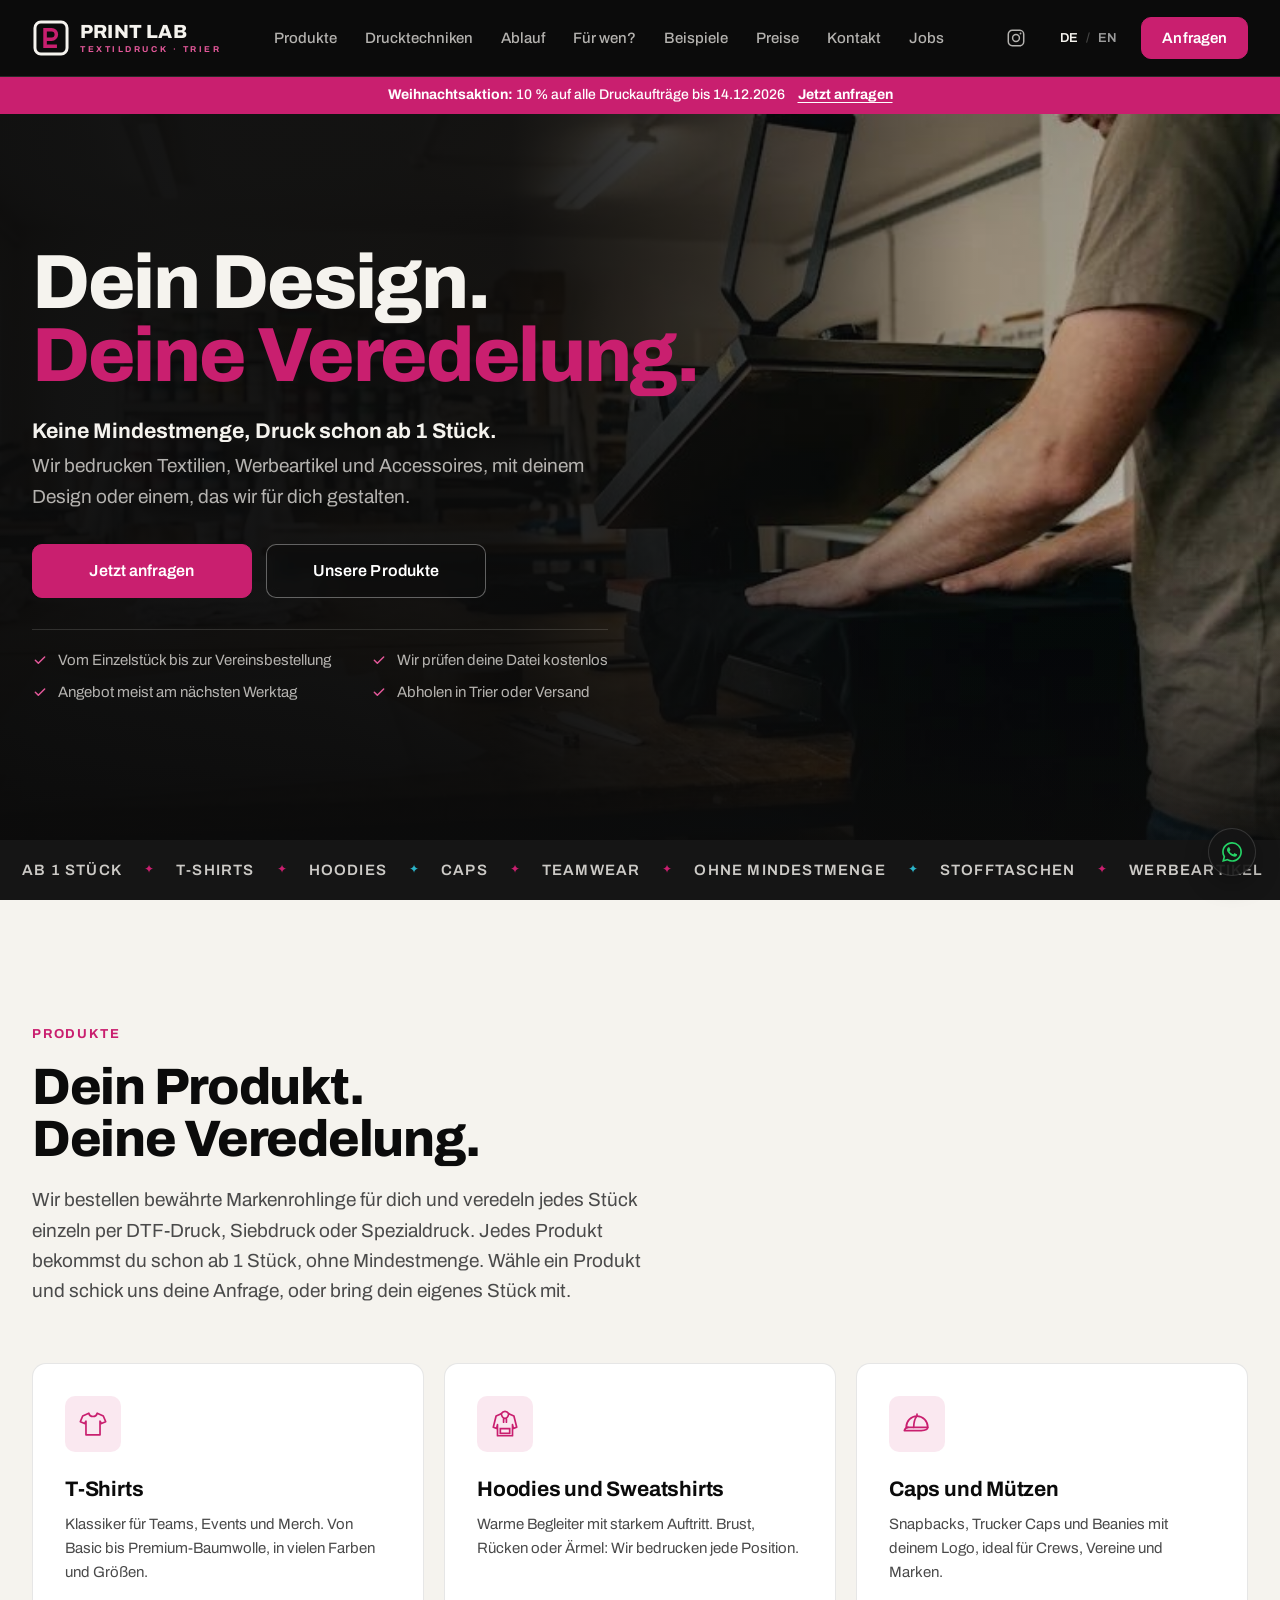
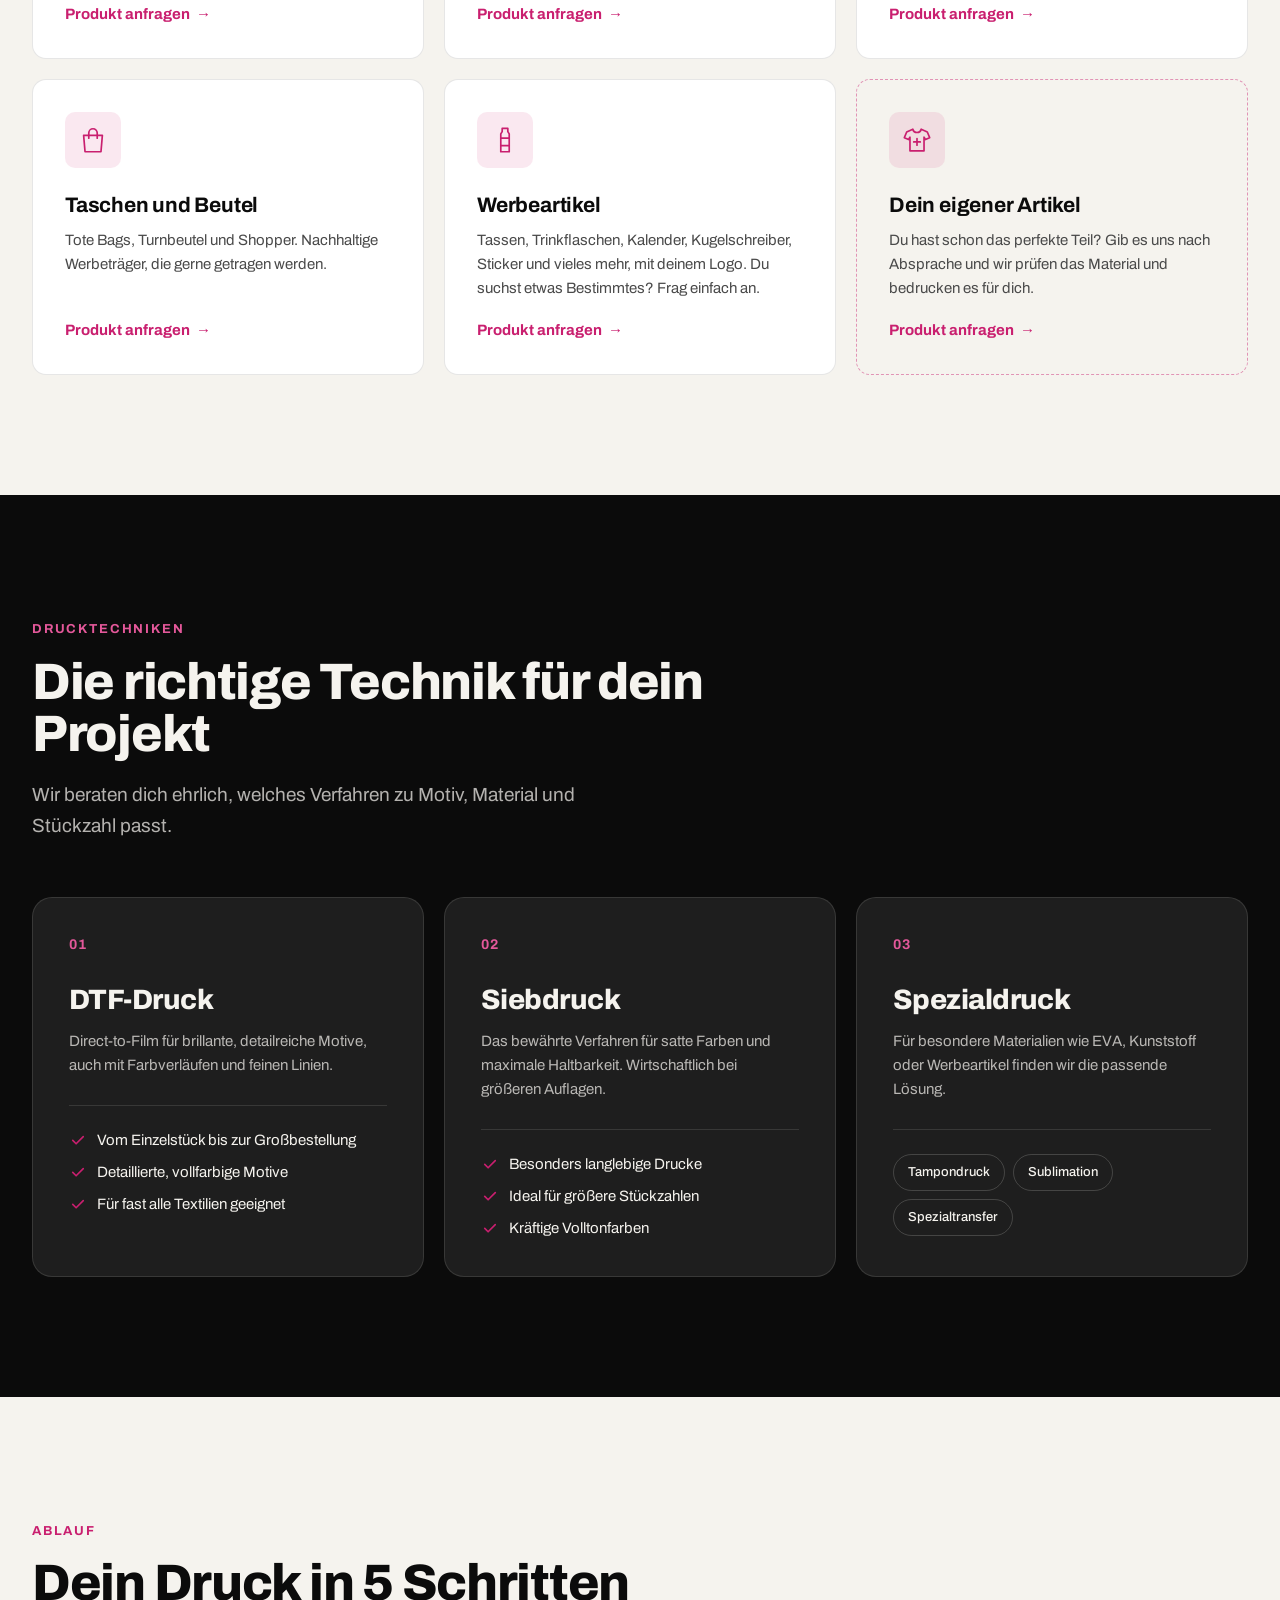
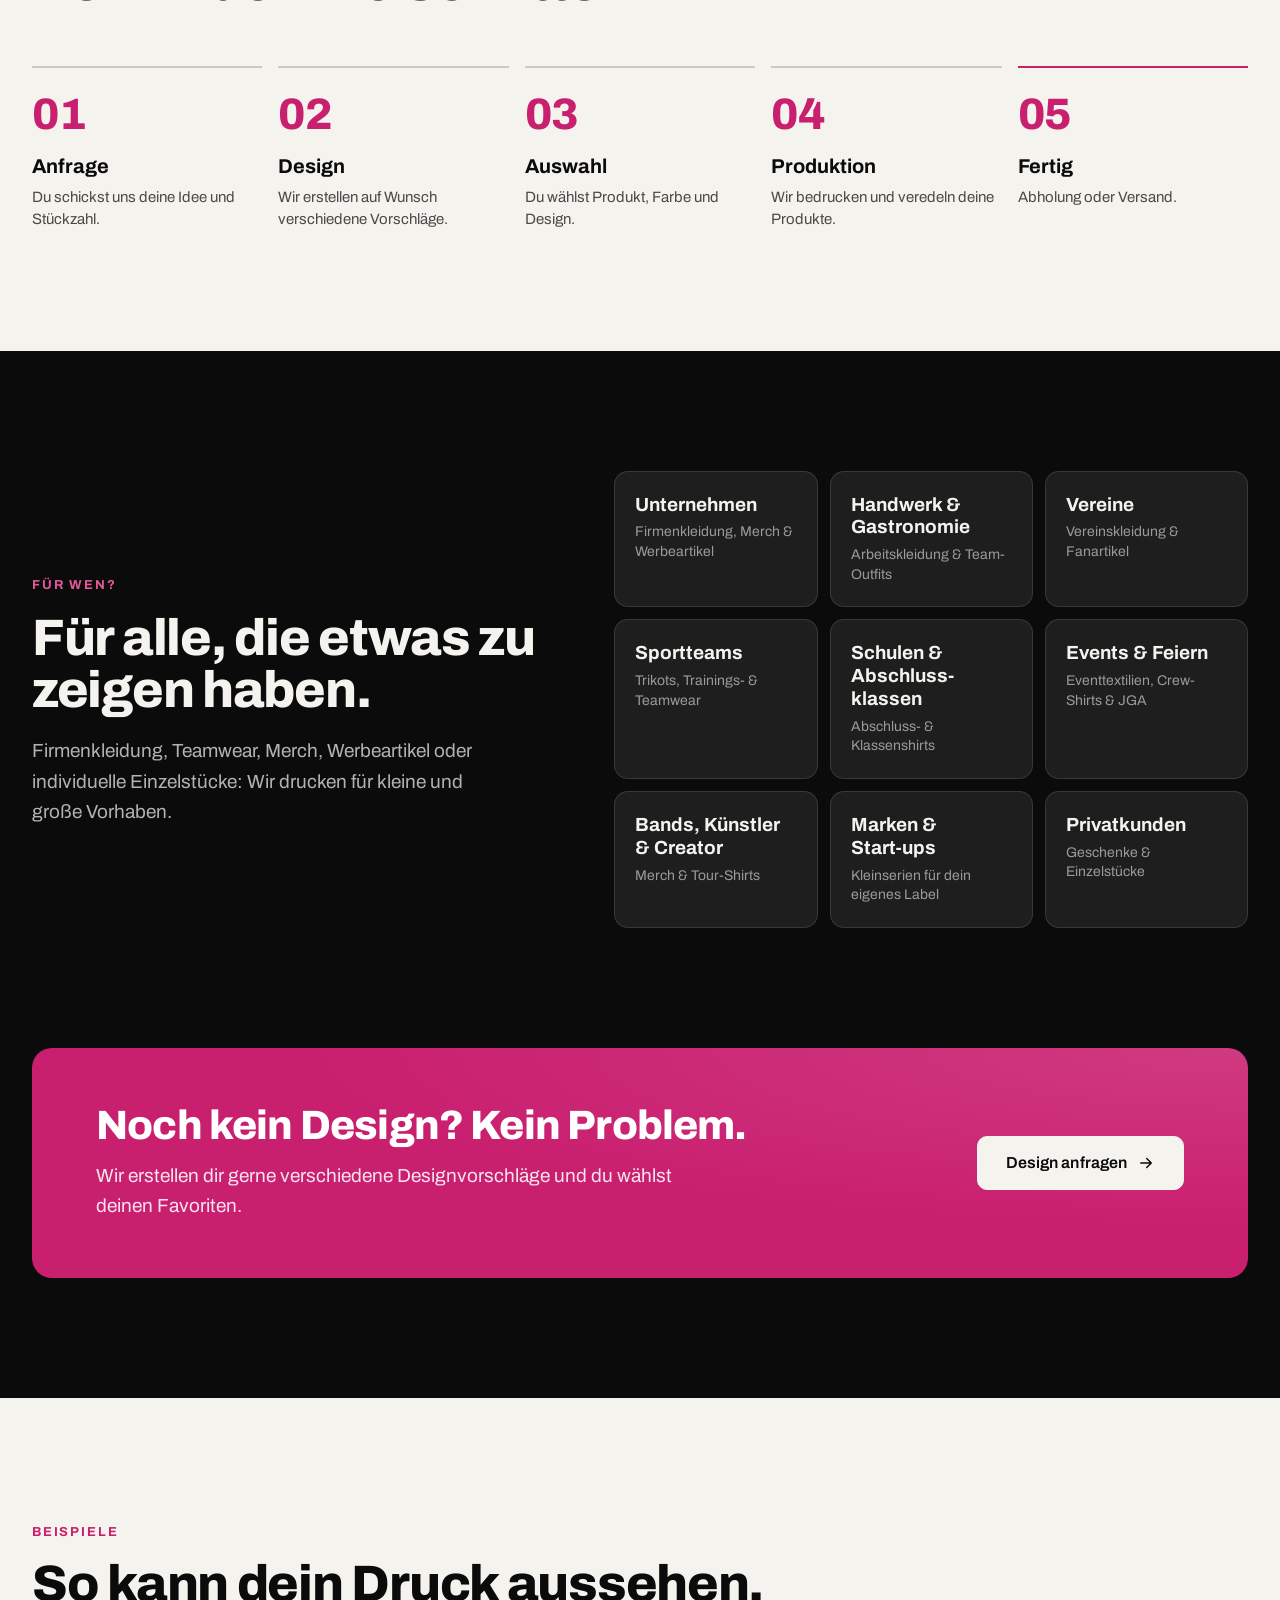
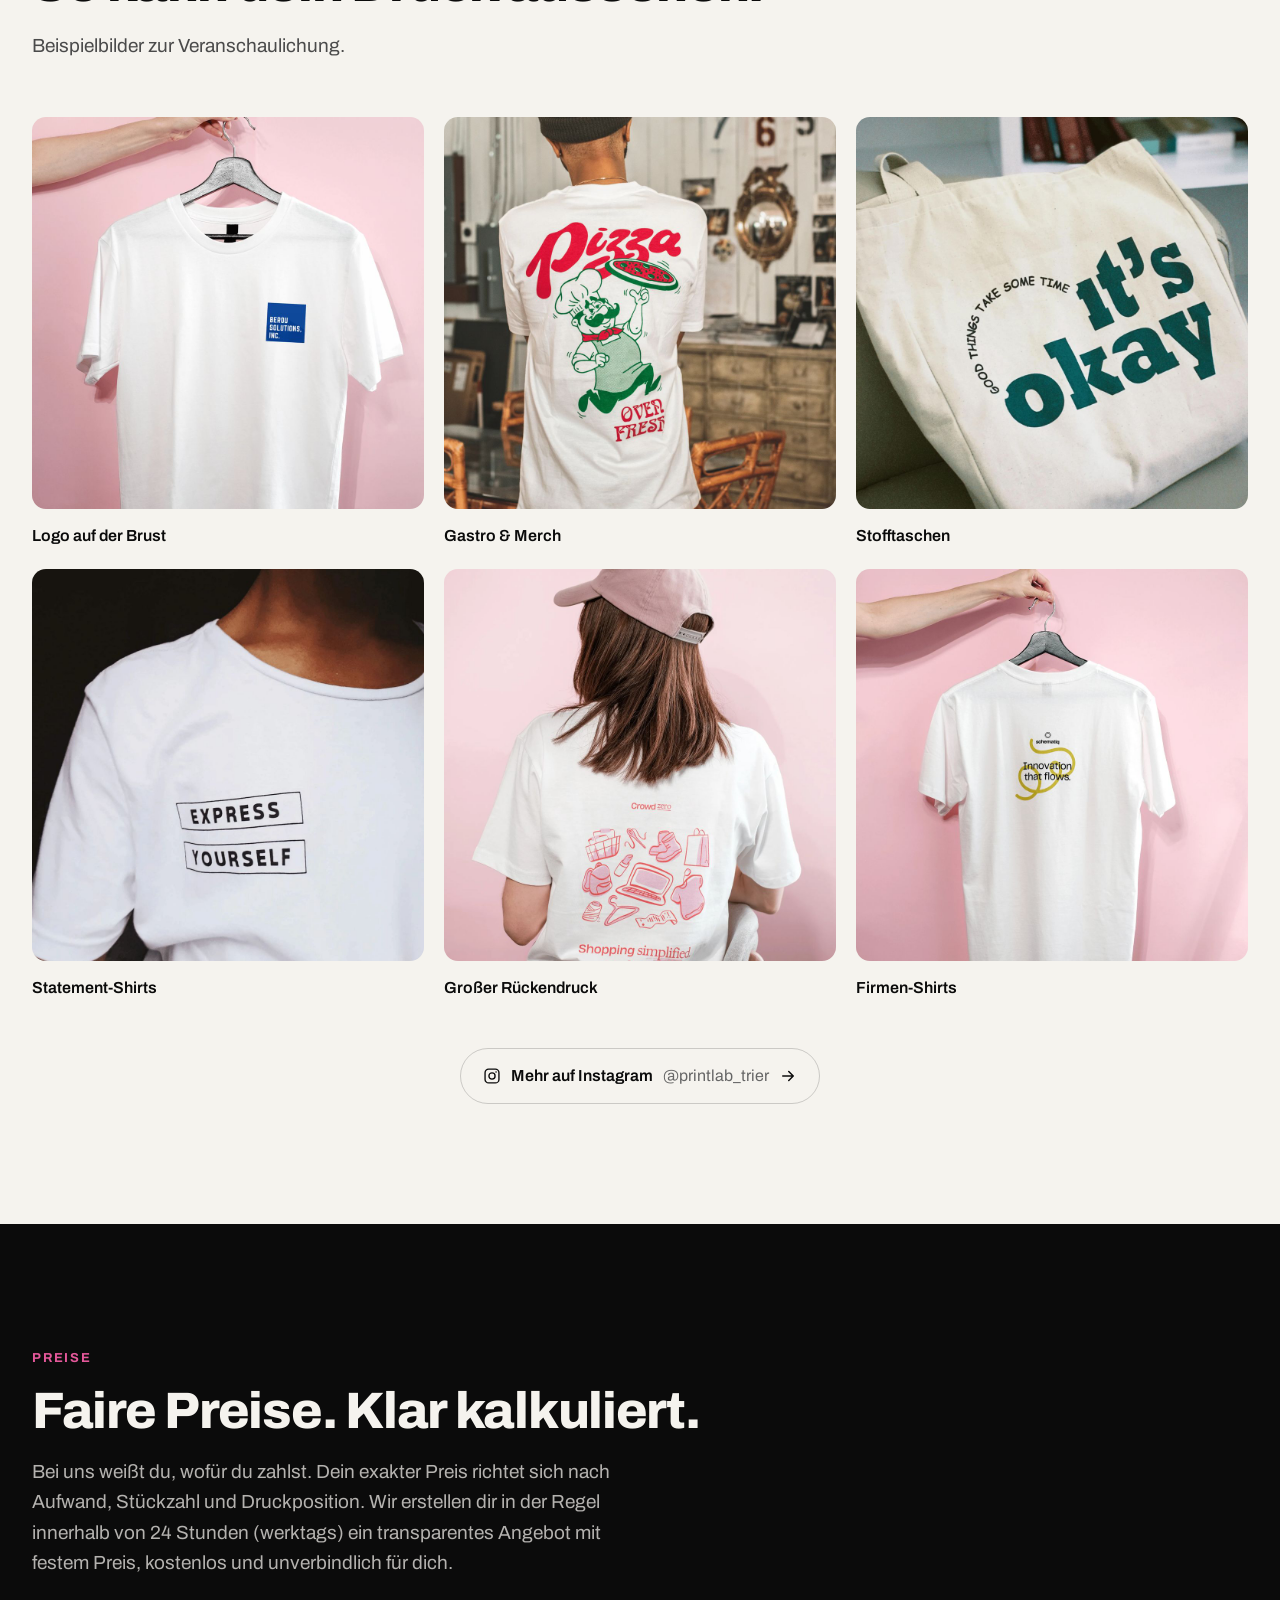
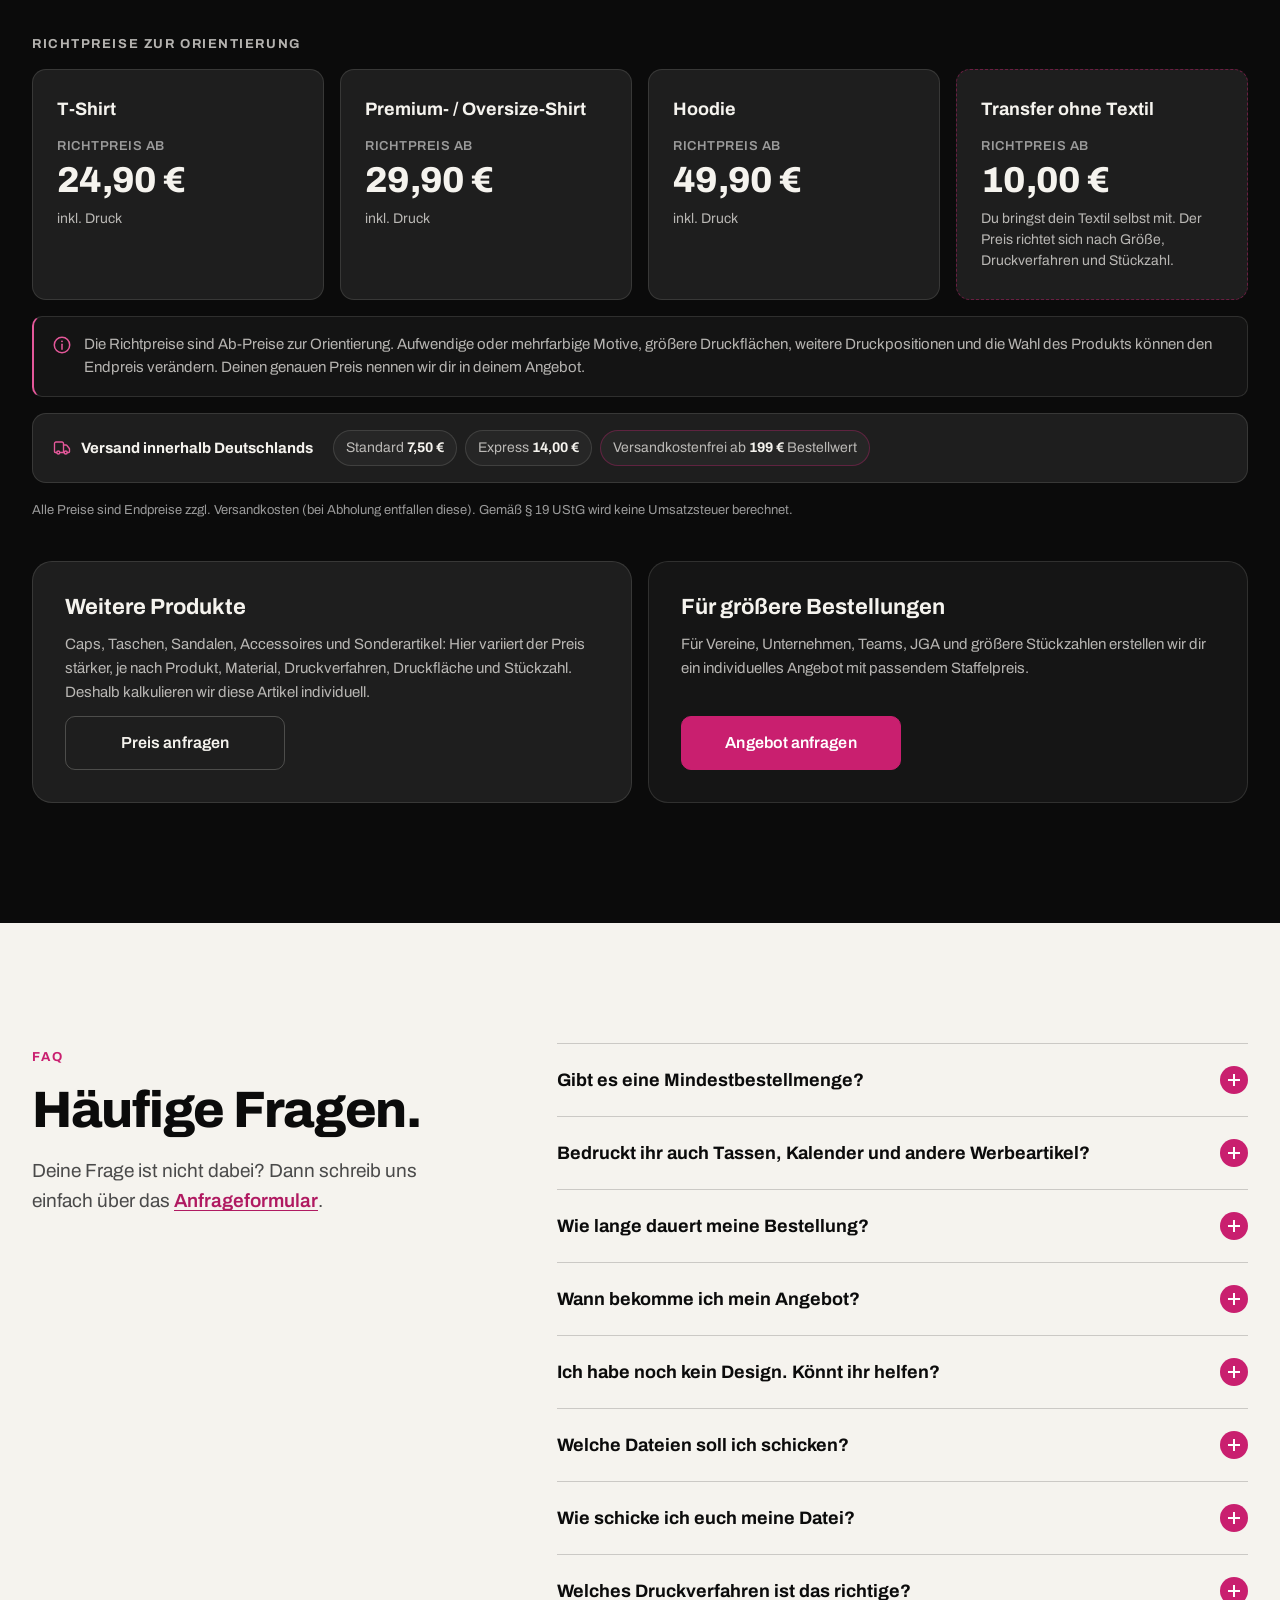
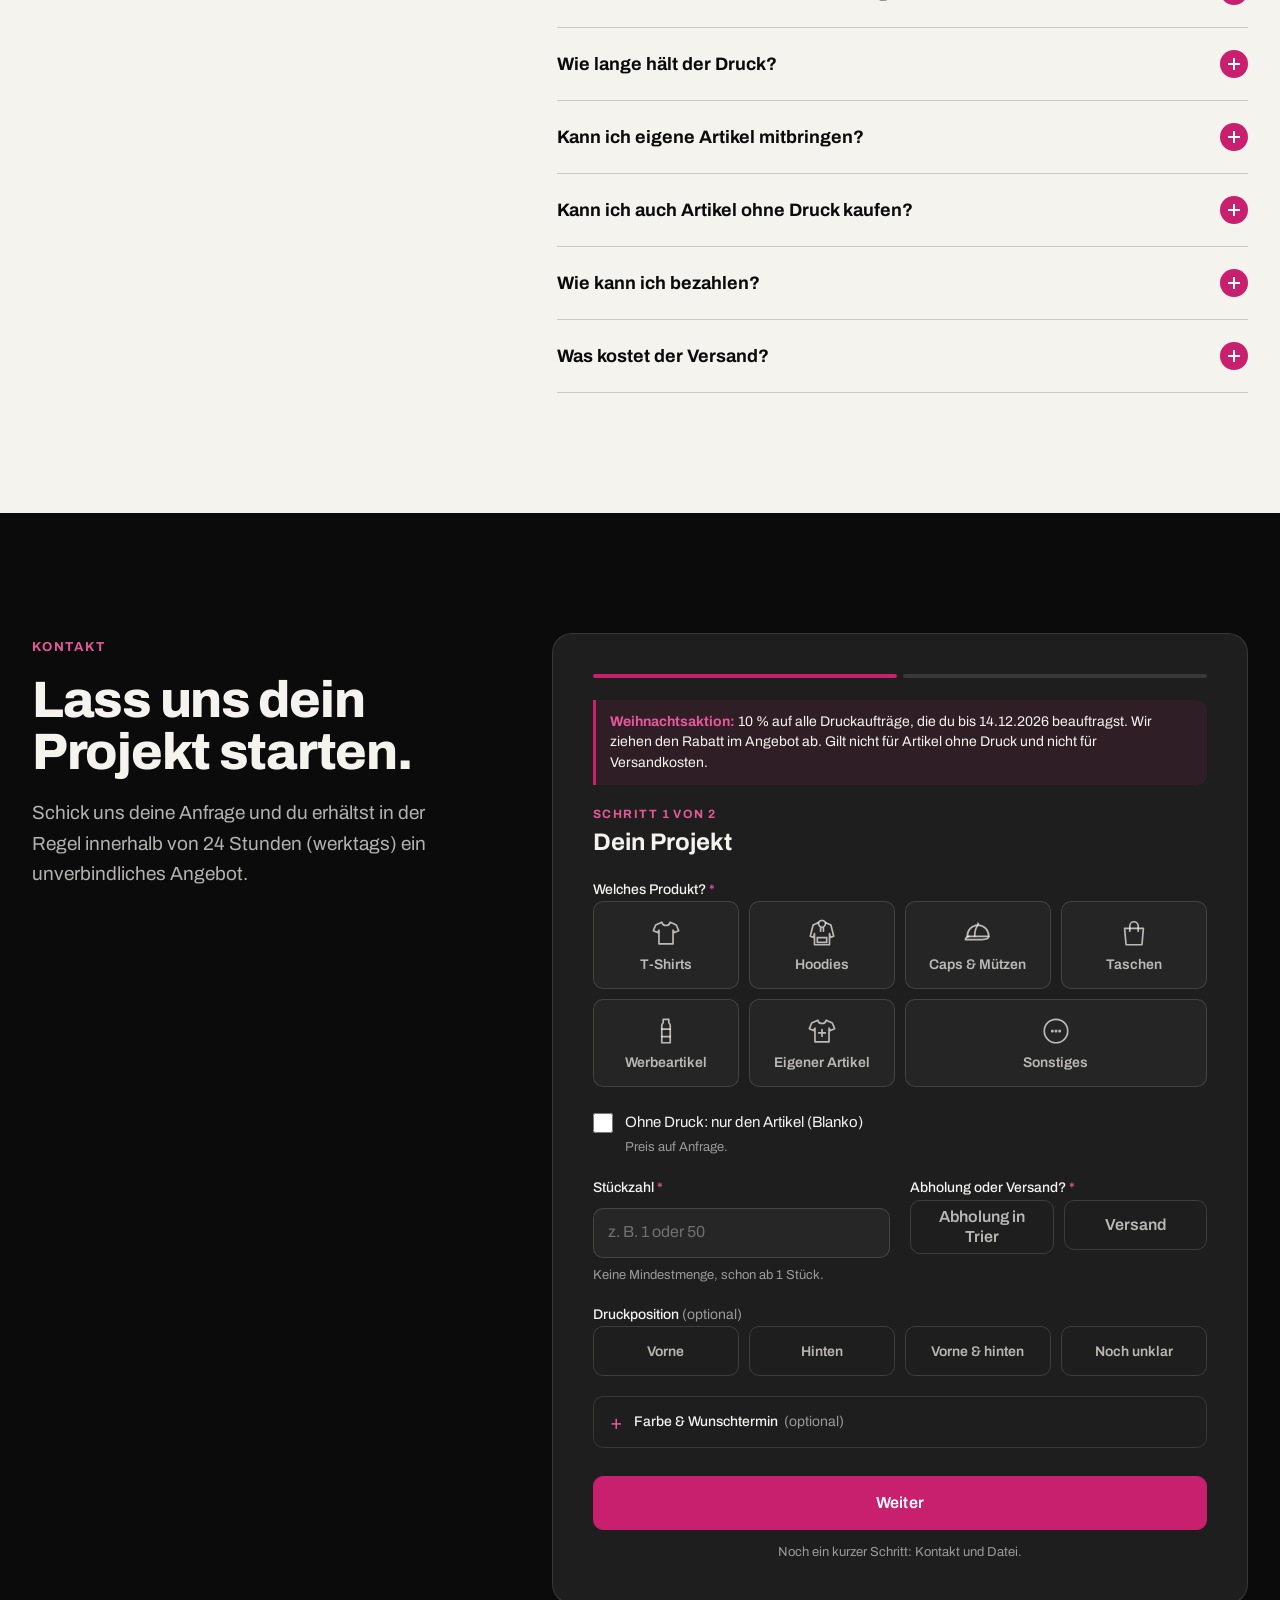
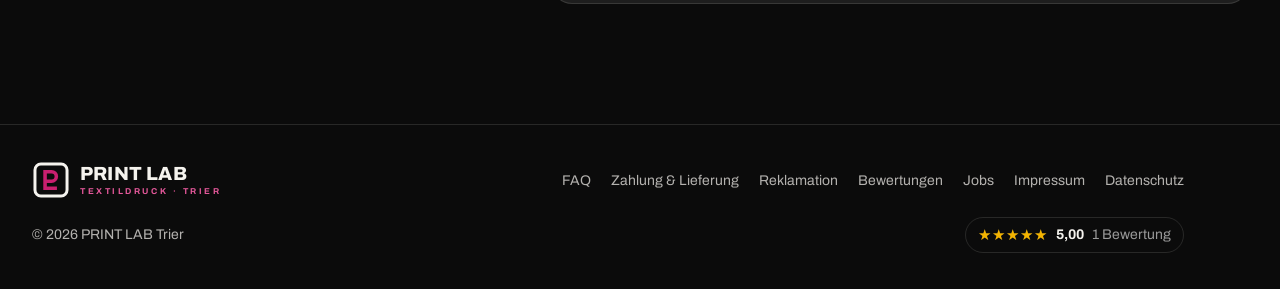
<file: index.html>
<!DOCTYPE html>
<html lang="de">
<head>
  <meta charset="UTF-8">
  <meta name="viewport" content="width=device-width, initial-scale=1">
  <title>PRINT LAB Trier | Textildruck &amp; Werbeartikel ab 1 Stück</title>
  <meta name="description" content="Textildruck in Trier ohne Mindestmenge: T-Shirts, Hoodies, Caps und Taschen schon ab 1 Stück, dazu Werbeartikel wie Tassen, Flaschen, Kalender und Kugelschreiber. Mit deinem Logo, oder wir gestalten es für dich. Angebot in der Regel innerhalb von 24 Stunden.">
  <meta name="theme-color" content="#0B0B0B">
  <link rel="canonical" href="https://printlab-trier.de/">

  <!-- Marks JS as available before first paint (scroll-reveal only hides content then) -->
  <script src="js/head.js?v=d2028dc9"></script>

  <meta property="og:type" content="website">
  <meta property="og:title" content="PRINT LAB Trier: Dein Design. Deine Veredelung.">
  <meta property="og:description" content="Textildruck in Trier ohne Mindestmenge, schon ab 1 Stück, dazu Werbeartikel wie Tassen, Flaschen und Kalender. Mit deinem Design oder einem, das wir für dich gestalten. Angebot in der Regel innerhalb von 24 Stunden.">
  <meta property="og:url" content="https://printlab-trier.de/">
  <meta property="og:site_name" content="PRINT LAB Trier">
  <meta property="og:image" content="https://printlab-trier.de/assets/images/hero-press.jpg">
  <meta property="og:image:width" content="1024">
  <meta property="og:image:height" content="434">
  <meta property="og:image:alt" content="PRINT LAB Trier: Druck und Veredelung">
  <meta property="og:locale" content="de_DE">
  <meta name="twitter:card" content="summary_large_image">

  <link rel="icon" href="/favicon.ico?v=d2028dc9" sizes="16x16 32x32 48x48">
  <link rel="icon" href="/assets/icons/favicon-48.png?v=d2028dc9" type="image/png" sizes="48x48">
  <link rel="icon" href="/assets/icons/favicon-96.png?v=d2028dc9" type="image/png" sizes="96x96">
  <link rel="icon" href="/assets/icons/icon-192.png?v=d2028dc9" type="image/png" sizes="192x192">
  <link rel="apple-touch-icon" href="/assets/icons/apple-touch-icon.png?v=d2028dc9" sizes="180x180">
  <link rel="manifest" href="/site.webmanifest?v=d2028dc9">

  <link rel="preload" href="assets/fonts/archivo-latin.woff2" as="font" type="font/woff2" crossorigin>

  <link rel="stylesheet" href="css/variables.css?v=d2028dc9">
  <link rel="stylesheet" href="css/base.css?v=d2028dc9">
  <link rel="stylesheet" href="css/layout.css?v=d2028dc9">
  <link rel="stylesheet" href="css/components.css?v=d2028dc9">
  <link rel="stylesheet" href="css/responsive.css?v=d2028dc9">

  <script type="application/ld+json">
  {
    "@context": "https://schema.org",
    "@type": "LocalBusiness",
    "name": "PRINT LAB Trier",
    "description": "Textildruck ohne Mindestmenge: individueller Druck auf Textilien schon ab 1 Stück, per DTF-Druck, Siebdruck und Spezialdruck, dazu Werbeartikel wie Tassen, Trinkflaschen, Kalender und Kugelschreiber mit deinem Logo.",
    "url": "https://printlab-trier.de/",
    "logo": "https://printlab-trier.de/assets/images/logo/printlab-logo-on-light.png",
    "image": "https://printlab-trier.de/assets/images/hero-press.jpg",
    "telephone": "+49 159 01378917",
    "email": "info@printlab-trier.de",
    "address": {
      "@type": "PostalAddress",
      "streetAddress": "Simone-de-Beauvoir-Straße 45, No. 16",
      "postalCode": "54294",
      "addressLocality": "Trier",
      "addressCountry": "DE"
    },
    "areaServed": "DE",
    "sameAs": ["https://instagram.com/printlab_trier"]
  }
  </script>
  <script type="application/ld+json">
  {
    "@context": "https://schema.org",
    "@type": "FAQPage",
    "mainEntity": [
      {
        "@type": "Question",
        "name": "Gibt es eine Mindestbestellmenge?",
        "acceptedAnswer": {
          "@type": "Answer",
          "text": "Nein, bei uns bestellst du schon ab einem einzigen Stück. Siebdruck bieten wir ab 10 Stück an; für kleinere Mengen empfehlen wir dir DTF-Druck."
        }
      },
      {
        "@type": "Question",
        "name": "Bedruckt ihr auch Tassen, Kalender und andere Werbeartikel?",
        "acceptedAnswer": {
          "@type": "Answer",
          "text": "Ja. Neben Textilien bekommst du bei uns fast jeden Werbeartikel mit deinem Logo, zum Beispiel Tassen, Trinkflaschen, Kalender, Kugelschreiber, Notizbücher, Sticker, Schlüsselanhänger, Feuerzeuge, Mousepads oder Regenschirme. Du suchst etwas anderes? Schreib uns, wir finden den passenden Artikel. Bei manchen Werbeartikeln gibt der Hersteller eine Mindestmenge vor; das sagen wir dir vorab im Angebot."
        }
      },
      {
        "@type": "Question",
        "name": "Wie lange dauert meine Bestellung?",
        "acceptedAnswer": {
          "@type": "Answer",
          "text": "Nach deiner Freigabe des Designs dauert die Produktion in der Regel 5 Werktage. Beim Versand kommen 1 bis 3 Werktage dazu. Du hast einen festen Termin, zum Beispiel für ein Event oder einen JGA? Schreib ihn einfach in deine Anfrage und wir sagen dir ehrlich, ob es klappt."
        }
      },
      {
        "@type": "Question",
        "name": "Wann bekomme ich mein Angebot?",
        "acceptedAnswer": {
          "@type": "Answer",
          "text": "In der Regel innerhalb von 24 Stunden (werktags) nach deiner Anfrage, kostenlos und unverbindlich."
        }
      },
      {
        "@type": "Question",
        "name": "Ich habe noch kein Design. Könnt ihr helfen?",
        "acceptedAnswer": {
          "@type": "Answer",
          "text": "Klar! Wir erstellen dir verschiedene Designvorschläge und du wählst deinen Favoriten. Die Kosten hängen vom Aufwand ab. Den Preis nennen wir dir vorab im Angebot."
        }
      },
      {
        "@type": "Question",
        "name": "Welche Dateien soll ich schicken?",
        "acceptedAnswer": {
          "@type": "Answer",
          "text": "Am besten eine Vektordatei (PDF, SVG, AI oder EPS). PNG oder JPG gehen auch. Unsicher? Schick uns einfach, was du hast: Wir prüfen deine Datei kostenlos und melden uns, falls etwas fehlt."
        }
      },
      {
        "@type": "Question",
        "name": "Wie schicke ich euch meine Datei?",
        "acceptedAnswer": {
          "@type": "Answer",
          "text": "Lade deine Datei einfach direkt im Anfrageformular hoch, bis zu 3 Dateien gleichzeitig. Du kannst sie uns auch später per E-Mail oder WhatsApp schicken."
        }
      },
      {
        "@type": "Question",
        "name": "Welches Druckverfahren ist das richtige?",
        "acceptedAnswer": {
          "@type": "Answer",
          "text": "DTF-Druck eignet sich für Einzelstücke ebenso wie für große Bestellungen, besonders bei detailreichen, farbigen Motiven. Siebdruck ist ab 10 Stück ideal für größere Mengen und besonders langlebig. Für besondere Materialien wie Kunststoff oder EVA gibt es Spezialdruck. Wir beraten dich gerne, welches Verfahren zu deinem Projekt passt."
        }
      },
      {
        "@type": "Question",
        "name": "Wie lange hält der Druck?",
        "acceptedAnswer": {
          "@type": "Answer",
          "text": "Bei richtiger Pflege sehr lange: DTF-Drucke halten ca. 50 Wäschen, Siebdrucke sogar mehr als 50 Wäschen. Unsere Pflegetipps: auf links waschen, nicht in den Trockner und nicht direkt auf dem Druck bügeln."
        }
      },
      {
        "@type": "Question",
        "name": "Kann ich eigene Artikel mitbringen?",
        "acceptedAnswer": {
          "@type": "Answer",
          "text": "Ja! Übergib uns dein Teil nach Absprache in Trier. Wir prüfen vorher, ob Material und Oberfläche für den Druck geeignet sind. Den Transfer allein bekommst du ab 10,00 €."
        }
      },
      {
        "@type": "Question",
        "name": "Kann ich auch Artikel ohne Druck kaufen?",
        "acceptedAnswer": {
          "@type": "Answer",
          "text": "Ja. T-Shirts, Hoodies, Caps, Taschen, Flaschen und weitere Artikel bekommst du bei uns auch unbedruckt (Blanko). Den Preis nennen wir dir auf Anfrage, je nach Artikel, Farbe und Stückzahl."
        }
      },
      {
        "@type": "Question",
        "name": "Wie kann ich bezahlen?",
        "acceptedAnswer": {
          "@type": "Answer",
          "text": "Nach deiner Freigabe des Angebots bezahlst du per Banküberweisung im Voraus (Vorkasse) oder per PayPal. Die Produktion startet direkt nach Zahlungseingang."
        }
      },
      {
        "@type": "Question",
        "name": "Was kostet der Versand?",
        "acceptedAnswer": {
          "@type": "Answer",
          "text": "Innerhalb Deutschlands kostet der Standardversand 7,50 € und der Expressversand 14,00 €. Ab 199 € Bestellwert versenden wir versandkostenfrei. Holst du deine Bestellung nach Absprache in Trier ab, fallen keine Versandkosten an."
        }
      }
    ]
  }
  </script>
</head>
<body>
  <a class="skip-link" href="#main" data-i18n="skip">Zum Inhalt springen</a>

  <!-- SVG sprite: icons referenced via <use href="#icon-..."> -->
  <svg class="visually-hidden" aria-hidden="true" focusable="false">
    <symbol id="icon-instagram" viewBox="0 0 24 24"><path fill="none" stroke="currentColor" stroke-width="1.8" d="M7.5 2.75h9a4.75 4.75 0 0 1 4.75 4.75v9a4.75 4.75 0 0 1-4.75 4.75h-9A4.75 4.75 0 0 1 2.75 16.5v-9A4.75 4.75 0 0 1 7.5 2.75Z"/><circle cx="12" cy="12" r="4.1" fill="none" stroke="currentColor" stroke-width="1.8"/><circle cx="17.4" cy="6.6" r="1.1" fill="currentColor"/></symbol>
    <symbol id="icon-whatsapp" viewBox="0 0 24 24"><path fill="currentColor" d="M12.04 2C6.58 2 2.13 6.45 2.13 11.91c0 1.75.46 3.45 1.32 4.95L2.05 22l5.25-1.38a9.9 9.9 0 0 0 4.74 1.21h.01c5.46 0 9.9-4.45 9.9-9.91 0-2.65-1.03-5.14-2.9-7.01A9.82 9.82 0 0 0 12.04 2Zm0 18.15h-.01a8.2 8.2 0 0 1-4.19-1.15l-.3-.18-3.12.82.83-3.04-.2-.31a8.2 8.2 0 0 1-1.26-4.38c0-4.54 3.7-8.23 8.25-8.23a8.18 8.18 0 0 1 8.23 8.24c0 4.54-3.7 8.23-8.23 8.23Zm4.52-6.16c-.25-.12-1.47-.72-1.69-.81-.23-.08-.39-.12-.56.13-.17.25-.64.81-.78.97-.14.17-.29.19-.54.06-.25-.12-1.05-.39-1.99-1.23-.74-.66-1.23-1.47-1.38-1.72-.14-.25-.02-.38.11-.51.11-.11.25-.29.37-.43.13-.15.17-.25.25-.42.08-.17.04-.31-.02-.43-.06-.13-.56-1.34-.76-1.84-.2-.48-.41-.42-.56-.43h-.48c-.17 0-.43.06-.66.31-.23.25-.87.85-.87 2.07 0 1.22.89 2.4 1.01 2.56.12.17 1.75 2.67 4.23 3.74.59.26 1.05.41 1.41.52.59.19 1.13.16 1.56.1.48-.07 1.47-.6 1.67-1.18.21-.58.21-1.07.14-1.18-.06-.1-.22-.16-.47-.28Z"/></symbol>
    <symbol id="icon-arrow" viewBox="0 0 24 24"><path fill="none" stroke="currentColor" stroke-width="2" stroke-linecap="round" stroke-linejoin="round" d="M5 12h14M13 6l6 6-6 6"/></symbol>
    <symbol id="icon-check" viewBox="0 0 24 24"><path fill="none" stroke="currentColor" stroke-width="2.2" stroke-linecap="round" stroke-linejoin="round" d="m5 12.5 4.5 4.5L19 7.5"/></symbol>
    <!-- truck: Lucide icon (ISC license) -->
    <symbol id="icon-truck" viewBox="0 0 24 24"><g fill="none" stroke="currentColor" stroke-width="1.8" stroke-linecap="round" stroke-linejoin="round"><path d="M14 18V6a2 2 0 0 0-2-2H4a2 2 0 0 0-2 2v11a1 1 0 0 0 1 1h2"/><path d="M15 18H9"/><path d="M19 18h2a1 1 0 0 0 1-1v-3.65a1 1 0 0 0-.22-.624l-3.48-4.35A1 1 0 0 0 17.52 8H14"/><circle cx="17" cy="18" r="2"/><circle cx="7" cy="18" r="2"/></g></symbol>
    <symbol id="icon-more" viewBox="0 0 32 32"><circle cx="16" cy="16" r="12.5" fill="none" stroke="currentColor" stroke-width="1.8"/><path fill="currentColor" d="M10.5 16a1.6 1.6 0 1 0 3.2 0 1.6 1.6 0 1 0-3.2 0M14.4 16a1.6 1.6 0 1 0 3.2 0 1.6 1.6 0 1 0-3.2 0M18.3 16a1.6 1.6 0 1 0 3.2 0 1.6 1.6 0 1 0-3.2 0"/></symbol>
    <symbol id="icon-lock" viewBox="0 0 24 24"><g fill="none" stroke="currentColor" stroke-width="1.8" stroke-linecap="round" stroke-linejoin="round"><rect x="5" y="10.5" width="14" height="10" rx="2"/><path d="M8 10.5V7.5a4 4 0 0 1 8 0v3"/></g></symbol>
    <symbol id="icon-info" viewBox="0 0 24 24"><g fill="none" stroke="currentColor" stroke-width="1.8" stroke-linecap="round"><circle cx="12" cy="12" r="9.25"/><path d="M12 11v6"/></g><circle cx="12" cy="7.6" r="1.15" fill="currentColor"/></symbol>
    <symbol id="icon-clip" viewBox="0 0 24 24"><path fill="none" stroke="currentColor" stroke-width="1.8" stroke-linecap="round" stroke-linejoin="round" d="m21.4 11.1-9.2 9.2a6 6 0 0 1-8.5-8.5l9.2-9.2a4 4 0 0 1 5.7 5.7l-9.2 9.2a2 2 0 1 1-2.8-2.8l8.5-8.5"/></symbol>
    <!-- Service icons -->
    <symbol id="icon-tshirt" viewBox="0 0 32 32"><path fill="none" stroke="currentColor" stroke-width="1.8" stroke-linejoin="round" d="M11.5 4.5 5 7.5l-2.5 6 4.5 2 1.5-2.5V27.5h15V13l1.5 2.5 4.5-2-2.5-6-6.5-3c-.5 2-2.3 3.5-4.5 3.5s-4-1.5-4.5-3.5Z"/></symbol>
    <symbol id="icon-hoodie" viewBox="0 0 32 32"><path fill="none" stroke="currentColor" stroke-width="1.8" stroke-linejoin="round" d="M12 5c1-1.6 2.4-2.5 4-2.5s3 .9 4 2.5l5.5 2.5 3 12-3.5 1.2-1-4V28.5H8v-11.8l-1 4-3.5-1.2 3-12L12 5Z"/><path fill="none" stroke="currentColor" stroke-width="1.8" stroke-linecap="round" d="M12 5c.5 3 2 5 4 5s3.5-2 4-5M14.5 10v4M17.5 10v4M11 21h10v5H11z"/></symbol>
    <symbol id="icon-cap" viewBox="0 0 32 32"><path fill="none" stroke="currentColor" stroke-width="1.8" stroke-linejoin="round" d="M4.5 19.5c0-6.6 5.1-12 11.5-12s11.5 5.4 11.5 12H4.5Z"/><path fill="none" stroke="currentColor" stroke-width="1.8" stroke-linecap="round" stroke-linejoin="round" d="M27.5 19.5c0 2-3 3.5-7 3.5H2.5c.5-2 2-3.5 4-3.5M16 7.5V5.5M16 7.5c-2.5 3-3.5 7-3.5 12"/></symbol>
    <symbol id="icon-bag" viewBox="0 0 32 32"><path fill="none" stroke="currentColor" stroke-width="1.8" stroke-linejoin="round" d="M6 11h20l-1.5 17.5h-17L6 11Z"/><path fill="none" stroke="currentColor" stroke-width="1.8" stroke-linecap="round" d="M11.5 14V8.5a4.5 4.5 0 0 1 9 0V14"/></symbol>
    <symbol id="icon-bottle" viewBox="0 0 32 32"><path fill="none" stroke="currentColor" stroke-width="1.8" stroke-linejoin="round" d="M13 3.5h6v3.5l1.5 2.5V28.5h-9V9.5L13 7V3.5Z"/><path fill="none" stroke="currentColor" stroke-width="1.8" stroke-linecap="round" d="M11.5 14h9M11.5 22h9"/></symbol>
    <symbol id="icon-own" viewBox="0 0 32 32"><path fill="none" stroke="currentColor" stroke-width="1.8" stroke-linejoin="round" d="M11.5 4.5 5 7.5l-2.5 6 4.5 2 1.5-2.5V27.5h15V13l1.5 2.5 4.5-2-2.5-6-6.5-3c-.5 2-2.3 3.5-4.5 3.5s-4-1.5-4.5-3.5Z"/><path fill="none" stroke="currentColor" stroke-width="1.8" stroke-linecap="round" d="M16 14.5v7M12.5 18h7"/></symbol>
  </svg>

  <!-- =====================================================================
       DESKTOP / TABLET HEADER  (hidden ≤767px)
       ===================================================================== -->
  <header class="site-header-desktop" aria-label="Kopfzeile" data-header>
    <div class="container site-header-desktop__inner">
      <a class="brand" href="#top" aria-label="Zur Startseite von PRINT LAB Trier" data-i18n-aria="aria.home">
        <img class="brand__mark" src="assets/images/logo/printlab-mark-on-dark.svg" alt="" width="64" height="64">
        <span class="brand__text">
          <span class="brand__word">PRINT LAB</span>
          <span class="brand__tagline">Textildruck · Trier</span>
        </span>
      </a>

      <nav class="desktop-nav" aria-label="Hauptnavigation" data-i18n-aria="aria.nav">
        <ul class="desktop-nav__list" role="list">
          <li><a class="desktop-nav__link" href="#services" data-nav-link data-i18n="nav.services">Produkte</a></li>
          <li><a class="desktop-nav__link" href="#methods" data-nav-link data-i18n="nav.methods">Drucktechniken</a></li>
          <li><a class="desktop-nav__link" href="#how" data-nav-link data-i18n="nav.how">Ablauf</a></li>
          <li><a class="desktop-nav__link" href="#forwho" data-nav-link data-i18n="nav.forwho">Für wen?</a></li>
          <li><a class="desktop-nav__link" href="#references" data-nav-link data-i18n="nav.references">Beispiele</a></li>
          <li><a class="desktop-nav__link" href="#prices" data-nav-link data-i18n="nav.prices">Preise</a></li>
          <li><a class="desktop-nav__link" href="#contact" data-nav-link data-i18n="nav.contact">Kontakt</a></li>
          <li><a class="desktop-nav__link" href="karriere" data-i18n="nav.jobs">Jobs</a></li>
        </ul>
      </nav>

      <div class="desktop-actions">
        <a class="icon-link" href="https://instagram.com/printlab_trier" target="_blank" rel="noopener" aria-label="Instagram @printlab_trier">
          <svg class="icon-link__svg" aria-hidden="true"><use href="#icon-instagram"></use></svg>
        </a>
        <div class="lang-switch" role="group" aria-label="Sprache wählen" data-i18n-aria="aria.lang">
          <button class="lang-switch__btn is-active" type="button" data-lang="de" aria-pressed="true">DE</button>
          <span class="lang-switch__sep" aria-hidden="true">/</span>
          <button class="lang-switch__btn" type="button" data-lang="en" aria-pressed="false">EN</button>
        </div>
        <a class="btn btn--primary btn--sm" href="#contact" data-i18n="cta.inquire">Anfragen</a>
      </div>
    </div>
  </header>

  <!-- =====================================================================
       MOBILE HEADER  (visible ≤767px only)
       ===================================================================== -->
  <header class="site-header-mobile" aria-label="Kopfzeile mobil" data-mobile-header>
    <div class="site-header-mobile__bar">
      <a class="brand brand--mobile" href="#top" aria-label="Zur Startseite von PRINT LAB Trier" data-i18n-aria="aria.home">
        <img class="brand__mark" src="assets/images/logo/printlab-mark-on-dark.svg" alt="" width="64" height="64">
        <span class="brand__text">
          <span class="brand__word">PRINT LAB</span>
          <span class="brand__tagline">Textildruck · Trier</span>
        </span>
      </a>

      <div class="mobile-actions">

        <div class="lang-switch" role="group" aria-label="Sprache wählen" data-i18n-aria="aria.lang">
          <button class="lang-switch__btn is-active" type="button" data-lang="de">DE</button>
          <span class="lang-switch__sep" aria-hidden="true">/</span>
          <button class="lang-switch__btn" type="button" data-lang="en">EN</button>
        </div>

        <a class="mobile-actions__icon" href="https://instagram.com/printlab_trier" target="_blank" rel="noopener" aria-label="Instagram @printlab_trier">
          <svg aria-hidden="true"><use href="#icon-instagram"></use></svg>
        </a>
        <a class="mobile-actions__cta" href="#contact" data-mobile-link data-i18n="cta.inquire">Anfragen</a>
        <button class="hamburger" type="button" aria-expanded="false" aria-controls="mobile-menu" aria-label="Menü öffnen" data-menu-toggle>
          <span class="hamburger__line" aria-hidden="true"></span>
          <span class="hamburger__line" aria-hidden="true"></span>
          <span class="hamburger__line" aria-hidden="true"></span>
        </button>
      </div>
    </div>

    <nav class="mobile-menu" id="mobile-menu" aria-label="Mobile Navigation" data-i18n-aria="aria.navMobile" data-mobile-menu hidden>
      <ul class="mobile-menu__list" role="list">
        <li><a class="mobile-menu__link" href="#services" data-mobile-link data-nav-link data-i18n="nav.services">Produkte</a></li>
        <li><a class="mobile-menu__link" href="#methods" data-mobile-link data-nav-link data-i18n="nav.methods">Drucktechniken</a></li>
        <li><a class="mobile-menu__link" href="#how" data-mobile-link data-nav-link data-i18n="nav.how">Ablauf</a></li>
        <li><a class="mobile-menu__link" href="#forwho" data-mobile-link data-nav-link data-i18n="nav.forwho">Für wen?</a></li>
        <li><a class="mobile-menu__link" href="#references" data-mobile-link data-nav-link data-i18n="nav.references">Beispiele</a></li>
        <li><a class="mobile-menu__link" href="#prices" data-mobile-link data-nav-link data-i18n="nav.prices">Preise</a></li>
        <li><a class="mobile-menu__link" href="#contact" data-mobile-link data-nav-link data-i18n="nav.contact">Kontakt</a></li>
        <li><a class="mobile-menu__link" href="karriere" data-i18n="nav.jobs">Jobs</a></li>
      </ul>
    </nav>
  </header>

  <!-- Christmas campaign: shown only through html.promo-soon / html.promo-now (js/head.js);
       below the header, so in-app browsers (Instagram) and Safari tint
       their toolbar black like the header, not pink -->
  <div class="promo-bar">
    <p class="promo-bar__text">
      <strong data-i18n="promo.label">Weihnachtsaktion:</strong>
      <span class="promo-soon-only"><span class="promo-long" data-i18n="promo.soon">10 % auf alle Druckaufträge vom 14.11. bis 14.12.2026</span><span class="promo-short" data-i18n="promo.soonShort">10 % ab 14.11.</span></span>
      <span class="promo-now-only"><span class="promo-long" data-i18n="promo.now">10 % auf alle Druckaufträge bis 14.12.2026</span><span class="promo-short" data-i18n="promo.nowShort">10 % bis 14.12.</span></span>
      <a class="promo-bar__link" href="/#contact" data-i18n="promo.cta">Jetzt anfragen</a>
    </p>
  </div>

  <main id="main">

    <!-- =================================================================
         HERO
         ================================================================= -->
    <section class="hero" id="top" aria-labelledby="hero-title">
      <div class="container hero__inner">
        <div class="hero__content">
          <!-- Rating from the approved reviews (js/footer-rating.js). Space is
               kept while it loads so the headline doesn't jump. -->
          <a class="hero-rating" href="bewertungen" data-hero-rating>
            <span class="rv-stars hero-rating__stars" aria-hidden="true"><span class="rv-stars__fill" data-hero-stars></span></span>
            <strong class="hero-rating__score" data-hero-score></strong>
            <span class="hero-rating__count" data-hero-count></span>
            <span class="visually-hidden">Kundenbewertungen</span>
          </a>
          <h1 class="hero__title" id="hero-title">
            <span class="hero__title-line" data-i18n="hero.title1">Dein Design.</span>
            <span class="hero__title-line hero__title-line--accent" data-i18n="hero.title2">Deine Veredelung.</span>
          </h1>
          <p class="hero__lead"><strong class="hero__usp" data-i18n="hero.usp">Keine Mindestmenge, Druck schon ab&nbsp;1&nbsp;Stück.</strong> <span data-i18n="hero.lead">Wir bedrucken Textilien, Werbeartikel und Accessoires, mit deinem Design oder einem, das wir für dich gestalten.</span></p>

          <div class="hero__ctas" data-hide-float>
            <a class="btn btn--primary btn--hero" href="#contact" data-i18n="hero.cta1">Jetzt anfragen</a>
            <a class="btn btn--glass btn--hero" href="#services" data-i18n="hero.cta2">Unsere Produkte</a>
          </div>

          <ul class="hero-facts" role="list" aria-label="Unsere Vorteile" data-i18n-aria="aria.trust">
            <li class="hero-facts__item"><svg class="hero-facts__icon" aria-hidden="true"><use href="#icon-check"></use></svg><span data-i18n="fact.1">Vom Einzelstück bis zur Vereinsbestellung</span></li>
            <li class="hero-facts__item"><svg class="hero-facts__icon" aria-hidden="true"><use href="#icon-check"></use></svg><span data-i18n="fact.2">Wir prüfen deine Datei kostenlos</span></li>
            <li class="hero-facts__item"><svg class="hero-facts__icon" aria-hidden="true"><use href="#icon-check"></use></svg><span data-i18n="fact.3">Angebot meist am nächsten Werktag</span></li>
            <li class="hero-facts__item"><svg class="hero-facts__icon" aria-hidden="true"><use href="#icon-check"></use></svg><span data-i18n="fact.4">Abholen in Trier oder Versand</span></li>
          </ul>
        </div>

        <!-- Right column stays empty so the workshop photo shows through -->
        <div class="hero__visual" aria-hidden="true"></div>
      </div>
    </section>

    <!-- =================================================================
         MARQUEE
         ================================================================= -->
    <div class="marquee" aria-label="T-Shirts, Hoodies, Caps, Teamwear, Stofftaschen, Werbeartikel, Accessoires, Einzelstücke, DTF-Druck, Siebdruck" role="region">
      <div class="marquee__track" data-marquee>
        <ul class="marquee__group" role="list">
          <li class="marquee__item">Ab 1 Stück</li><li class="marquee__sep" aria-hidden="true">✦</li>
          <li class="marquee__item">T-Shirts</li><li class="marquee__sep" aria-hidden="true">✦</li>
          <li class="marquee__item">Hoodies</li><li class="marquee__sep" aria-hidden="true">✦</li>
          <li class="marquee__item">Caps</li><li class="marquee__sep" aria-hidden="true">✦</li>
          <li class="marquee__item">Teamwear</li><li class="marquee__sep" aria-hidden="true">✦</li>
          <li class="marquee__item">Ohne Mindestmenge</li><li class="marquee__sep" aria-hidden="true">✦</li>
          <li class="marquee__item">Stofftaschen</li><li class="marquee__sep" aria-hidden="true">✦</li>
          <li class="marquee__item">Werbeartikel</li><li class="marquee__sep" aria-hidden="true">✦</li>
          <li class="marquee__item">Tassen</li><li class="marquee__sep" aria-hidden="true">✦</li>
          <li class="marquee__item">Kalender</li><li class="marquee__sep" aria-hidden="true">✦</li>
          <li class="marquee__item">Accessoires</li><li class="marquee__sep" aria-hidden="true">✦</li>
          <li class="marquee__item">Einzelstücke</li><li class="marquee__sep" aria-hidden="true">✦</li>
          <li class="marquee__item">DTF-Druck</li><li class="marquee__sep" aria-hidden="true">✦</li>
          <li class="marquee__item">Siebdruck</li><li class="marquee__sep" aria-hidden="true">✦</li>
        </ul>
        <!-- Duplicate group is injected by JS for a seamless loop -->
      </div>
    </div>

<!-- =================================================================
         LEISTUNGEN
         ================================================================= -->
    <section class="section section--light" id="services" aria-labelledby="services-title" data-section>
      <div class="container">
        <header class="section-head">
          <p class="section-head__kicker" data-i18n="services.kicker">Produkte</p>
          <h2 class="section-head__title reveal-on-scroll" id="services-title"><span class="title-line" data-i18n="services.title1">Dein Produkt.</span> <span class="title-line" data-i18n="services.title2">Deine Veredelung.</span></h2>
          <p class="section-head__intro reveal-on-scroll delay-100" data-i18n="services.intro">Wir bestellen bewährte Markenrohlinge für dich und veredeln jedes Stück einzeln per DTF-Druck, Siebdruck oder Spezialdruck. Jedes Produkt bekommst du schon ab 1 Stück, ohne Mindestmenge. Wähle ein Produkt und schick uns deine Anfrage, oder bring dein eigenes Stück mit.</p>
        </header>

        <ul class="grid grid--3 service-grid" role="list">
          <li class="service-card reveal-on-scroll delay-100">
            <span class="service-card__icon"><svg aria-hidden="true"><use href="#icon-tshirt"></use></svg></span>
            <h3 class="service-card__title" data-i18n="services.1.t">T-Shirts</h3>
            <p class="service-card__text" data-i18n="services.1.d">Klassiker für Teams, Events und Merch. Von Basic bis Premium-Baumwolle, in vielen Farben und Größen.</p>
            <a class="service-card__cta" href="#contact" data-product-pick="T-Shirts"><span data-i18n="services.cta">Produkt anfragen</span> <span aria-hidden="true">→</span></a>
          </li>
          <li class="service-card reveal-on-scroll delay-200">
            <span class="service-card__icon"><svg aria-hidden="true"><use href="#icon-hoodie"></use></svg></span>
            <h3 class="service-card__title" data-i18n="services.2.t">Hoodies und Sweatshirts</h3>
            <p class="service-card__text" data-i18n="services.2.d">Warme Begleiter mit starkem Auftritt. Brust, Rücken oder Ärmel: Wir bedrucken jede Position.</p>
            <a class="service-card__cta" href="#contact" data-product-pick="Hoodies / Sweatshirts"><span data-i18n="services.cta">Produkt anfragen</span> <span aria-hidden="true">→</span></a>
          </li>
          <li class="service-card reveal-on-scroll delay-300">
            <span class="service-card__icon"><svg aria-hidden="true"><use href="#icon-cap"></use></svg></span>
            <h3 class="service-card__title" data-i18n="services.3.t">Caps und Mützen</h3>
            <p class="service-card__text" data-i18n="services.3.d">Snapbacks, Trucker Caps und Beanies mit deinem Logo, ideal für Crews, Vereine und Marken.</p>
            <a class="service-card__cta" href="#contact" data-product-pick="Caps / Mützen"><span data-i18n="services.cta">Produkt anfragen</span> <span aria-hidden="true">→</span></a>
          </li>
          <li class="service-card reveal-on-scroll delay-100">
            <span class="service-card__icon"><svg aria-hidden="true"><use href="#icon-bag"></use></svg></span>
            <h3 class="service-card__title" data-i18n="services.4.t">Taschen und Beutel</h3>
            <p class="service-card__text" data-i18n="services.4.d">Tote Bags, Turnbeutel und Shopper. Nachhaltige Werbeträger, die gerne getragen werden.</p>
            <a class="service-card__cta" href="#contact" data-product-pick="Taschen / Beutel"><span data-i18n="services.cta">Produkt anfragen</span> <span aria-hidden="true">→</span></a>
          </li>
          <li class="service-card reveal-on-scroll delay-200">
            <span class="service-card__icon"><svg aria-hidden="true"><use href="#icon-bottle"></use></svg></span>
            <h3 class="service-card__title" data-i18n="services.5.t">Werbeartikel</h3>
            <p class="service-card__text" data-i18n="services.5.d">Tassen, Trinkflaschen, Kalender, Kugelschreiber, Sticker und vieles mehr, mit deinem Logo. Du suchst etwas Bestimmtes? Frag einfach an.</p>
            <a class="service-card__cta" href="#contact" data-product-pick="Werbeartikel"><span data-i18n="services.cta">Produkt anfragen</span> <span aria-hidden="true">→</span></a>
          </li>
          <li class="service-card service-card--accent reveal-on-scroll delay-300">
            <span class="service-card__icon"><svg aria-hidden="true"><use href="#icon-own"></use></svg></span>
            <h3 class="service-card__title" data-i18n="services.6.t">Dein eigener Artikel</h3>
            <p class="service-card__text" data-i18n="services.6.d">Du hast schon das perfekte Teil? Gib es uns nach Absprache und wir prüfen das Material und bedrucken es für dich.</p>
            <a class="service-card__cta" href="#contact" data-product-pick="Eigener Artikel"><span data-i18n="services.cta">Produkt anfragen</span> <span aria-hidden="true">→</span></a>
          </li>
        </ul>
      </div>
    </section>

   <!-- =================================================================
         DRUCKTECHNIKEN
         ================================================================= -->
    <section class="section section--dark" id="methods" aria-labelledby="methods-title" data-section>
      <div class="container">
        <header class="section-head section-head--on-dark">
          <p class="section-head__kicker" data-i18n="methods.kicker">Drucktechniken</p>
          <h2 class="section-head__title reveal-on-scroll" id="methods-title" data-i18n="methods.title">Die richtige Technik für dein Projekt</h2>
          <p class="section-head__intro reveal-on-scroll delay-100" data-i18n="methods.intro">Wir beraten dich ehrlich, welches Verfahren zu Motiv, Material und Stückzahl passt.</p>
        </header>

        <ol class="grid grid--3 method-grid" role="list">
          <li class="method-card reveal-on-scroll delay-100">
            <span class="method-card__num">01</span>
            <h3 class="method-card__title" data-i18n="methods.1.t">DTF-Druck</h3>
            <p class="method-card__text" data-i18n="methods.1.d">Direct-to-Film für brillante, detailreiche Motive, auch mit Farbverläufen und feinen Linien.</p>
            <ul class="method-card__list" role="list">
              <li class="method-card__point"><svg aria-hidden="true"><use href="#icon-check"></use></svg><span data-i18n="methods.1.p1">Vom Einzelstück bis zur Großbestellung</span></li>
              <li class="method-card__point"><svg aria-hidden="true"><use href="#icon-check"></use></svg><span data-i18n="methods.1.p2">Detaillierte, vollfarbige Motive</span></li>
              <li class="method-card__point"><svg aria-hidden="true"><use href="#icon-check"></use></svg><span data-i18n="methods.1.p3">Für fast alle Textilien geeignet</span></li>
            </ul>
          </li>
          <li class="method-card reveal-on-scroll delay-200">
            <span class="method-card__num">02</span>
            <h3 class="method-card__title" data-i18n="methods.2.t">Siebdruck</h3>
            <p class="method-card__text" data-i18n="methods.2.d">Das bewährte Verfahren für satte Farben und maximale Haltbarkeit. Wirtschaftlich bei größeren Auflagen.</p>
            <ul class="method-card__list" role="list">
              <li class="method-card__point"><svg aria-hidden="true"><use href="#icon-check"></use></svg><span data-i18n="methods.2.p1">Besonders langlebige Drucke</span></li>
              <li class="method-card__point"><svg aria-hidden="true"><use href="#icon-check"></use></svg><span data-i18n="methods.2.p2">Ideal für größere Stückzahlen</span></li>
              <li class="method-card__point"><svg aria-hidden="true"><use href="#icon-check"></use></svg><span data-i18n="methods.2.p3">Kräftige Volltonfarben</span></li>
            </ul>
          </li>
          <li class="method-card reveal-on-scroll delay-300">
            <span class="method-card__num">03</span>
            <h3 class="method-card__title" data-i18n="methods.3.t">Spezialdruck</h3>
            <p class="method-card__text" data-i18n="methods.3.d">Für besondere Materialien wie EVA, Kunststoff oder Werbeartikel finden wir die passende Lösung.</p>
            <ul class="method-card__tags" role="list">
              <li class="tag">Tampondruck</li>
              <li class="tag">Sublimation</li>
              <li class="tag" data-i18n="methods.3.tag3">Spezialtransfer</li>
            </ul>
          </li>
        </ol>
      </div>
    </section>

   <!-- =================================================================
         ABLAUF
         ================================================================= -->
    <section class="section section--light" id="how" aria-labelledby="how-title" data-section>
      <div class="container">
        <header class="section-head">
          <p class="section-head__kicker" data-i18n="how.kicker">Ablauf</p>
          <h2 class="section-head__title reveal-on-scroll" id="how-title" data-i18n="how.title">Dein Druck in 5 Schritten</h2>
        </header>

        <ol class="steps" role="list">
          <li class="step reveal-on-scroll delay-100">
            <span class="step__num">01</span>
            <h3 class="step__title" data-i18n="how.1.t">Anfrage</h3>
            <p class="step__text" data-i18n="how.1.d">Du schickst uns deine Idee und Stückzahl.</p>
          </li>
          <li class="step reveal-on-scroll delay-200">
            <span class="step__num">02</span>
            <h3 class="step__title" data-i18n="how.2.t">Design</h3>
            <p class="step__text" data-i18n="how.2.d">Wir erstellen auf Wunsch verschiedene Vorschläge.</p>
          </li>
          <li class="step reveal-on-scroll delay-300">
            <span class="step__num">03</span>
            <h3 class="step__title" data-i18n="how.3.t">Auswahl</h3>
            <p class="step__text" data-i18n="how.3.d">Du wählst Produkt, Farbe und Design.</p>
          </li>
          <li class="step reveal-on-scroll delay-400">
            <span class="step__num">04</span>
            <h3 class="step__title" data-i18n="how.4.t">Produktion</h3>
            <p class="step__text" data-i18n="how.4.d">Wir bedrucken und veredeln deine Produkte.</p>
          </li>
          <li class="step step--final reveal-on-scroll delay-500">
            <span class="step__num">05</span>
            <h3 class="step__title" data-i18n="how.5.t">Fertig</h3>
            <p class="step__text" data-i18n="how.5.d">Abholung oder Versand.</p>
          </li>
        </ol>
      </div>
    </section>

<!-- =================================================================
         FÜR WEN?
         ================================================================= -->
    <section class="section section--dark" id="forwho" aria-labelledby="forwho-title" data-section>
      <div class="container forwho">
        <div class="forwho__intro">
          <p class="section-head__kicker" data-i18n="forwho.kicker">Für wen?</p>
          <h2 class="section-head__title reveal-on-scroll" id="forwho-title" data-i18n="forwho.title">Für alle, die etwas zu zeigen haben.</h2>
          <p class="forwho__text reveal-on-scroll delay-100" data-i18n="forwho.text">Firmenkleidung, Teamwear, Merch, Werbeartikel oder individuelle Einzelstücke: Wir drucken für kleine und große Vorhaben.</p>
        </div>

        <ul class="audience" role="list">
          <li class="audience__item reveal-on-scroll delay-100"><span class="audience__title" data-i18n="forwho.1.t">Unternehmen</span><span class="audience__sub" data-i18n="forwho.1.d">Firmenkleidung, Merch &amp; Werbeartikel</span></li>
          <li class="audience__item reveal-on-scroll delay-200"><span class="audience__title" data-i18n="forwho.2.t">Handwerk &amp; Gastronomie</span><span class="audience__sub" data-i18n="forwho.2.d">Arbeitskleidung &amp; Team-Outfits</span></li>
          <li class="audience__item reveal-on-scroll delay-300"><span class="audience__title" data-i18n="forwho.3.t">Vereine</span><span class="audience__sub" data-i18n="forwho.3.d">Vereinskleidung &amp; Fanartikel</span></li>
          <li class="audience__item reveal-on-scroll delay-100"><span class="audience__title" data-i18n="forwho.4.t">Sportteams</span><span class="audience__sub" data-i18n="forwho.4.d">Trikots, Trainings- &amp; Teamwear</span></li>
          <li class="audience__item reveal-on-scroll delay-200"><span class="audience__title" data-i18n="forwho.5.t">Schulen &amp; Abschluss&shy;klassen</span><span class="audience__sub" data-i18n="forwho.5.d">Abschluss- &amp; Klassenshirts</span></li>
          <li class="audience__item reveal-on-scroll delay-300"><span class="audience__title" data-i18n="forwho.6.t">Events &amp; Feiern</span><span class="audience__sub" data-i18n="forwho.6.d">Eventtextilien, Crew-Shirts &amp; JGA</span></li>
          <li class="audience__item reveal-on-scroll delay-100"><span class="audience__title" data-i18n="forwho.7.t">Bands, Künstler &amp; Creator</span><span class="audience__sub" data-i18n="forwho.7.d">Merch &amp; Tour-Shirts</span></li>
          <li class="audience__item reveal-on-scroll delay-200"><span class="audience__title" data-i18n="forwho.8.t">Marken &amp; Start&#8209;ups</span><span class="audience__sub" data-i18n="forwho.8.d">Kleinserien für dein eigenes Label</span></li>
          <li class="audience__item reveal-on-scroll delay-300"><span class="audience__title" data-i18n="forwho.9.t">Privatkunden</span><span class="audience__sub" data-i18n="forwho.9.d">Geschenke &amp; Einzelstücke</span></li>
        </ul>
      </div>
    </section>

    <!-- =================================================================
         DESIGN SERVICE
         ================================================================= -->
    <section class="design-service design-service--dark" aria-labelledby="design-title">
      <div class="container">
        <div class="design-service__box">
          <div class="design-service__copy">
            <h2 class="design-service__title reveal-on-scroll" id="design-title" data-i18n="design.title">Noch kein Design? Kein Problem.</h2>
            <p class="design-service__text reveal-on-scroll delay-100" data-i18n="design.text">Wir erstellen dir gerne verschiedene Designvorschläge und du wählst deinen Favoriten.</p>
          </div>
          <a class="btn btn--light reveal-on-scroll delay-200" href="#contact" data-design-pick>
            <span data-i18n="design.cta">Design anfragen</span>
            <svg class="btn__icon" aria-hidden="true"><use href="#icon-arrow"></use></svg>
          </a>
        </div>
      </div>
    </section>

<!-- =================================================================
         REFERENZEN
         ================================================================= -->
    <section class="section section--light" id="references" aria-labelledby="references-title" data-section>
      <div class="container">
        <header class="section-head section-head--row">
          <div>
            <p class="section-head__kicker" data-i18n="refs.kicker">Beispiele</p>
            <h2 class="section-head__title reveal-on-scroll" id="references-title" data-i18n="refs.title">So kann dein Druck aussehen.</h2>
            <p class="section-head__intro reveal-on-scroll delay-100" data-i18n="refs.note">Beispielbilder zur Veranschaulichung.</p>
          </div>
        </header>

        <!-- Example photos from Canva (licensed via the PRINT LAB Canva account) -->
        <ul class="grid grid--3 ref-grid" role="list">
          <li class="ref-card reveal-on-scroll delay-100">
            <figure class="ref-card__figure">
              <img class="ref-card__img" src="assets/images/examples/logo-brust.jpg" alt="Beispielbild: weißes T-Shirt auf einem Bügel mit kleinem blauem Firmenlogo auf der Brust" loading="lazy" width="1024" height="1024">
              <figcaption class="ref-card__caption" data-i18n="refs.1">Logo auf der Brust</figcaption>
            </figure>
          </li>
          <li class="ref-card reveal-on-scroll delay-200">
            <figure class="ref-card__figure">
              <img class="ref-card__img" src="assets/images/examples/gastro-merch.jpg" alt="Beispielbild: weißes T-Shirt mit großem Rückendruck, ein Pizzabäcker in Rot und Grün" loading="lazy" width="1024" height="1024">
              <figcaption class="ref-card__caption" data-i18n="refs.2">Gastro &amp; Merch</figcaption>
            </figure>
          </li>
          <li class="ref-card reveal-on-scroll delay-300">
            <figure class="ref-card__figure">
              <img class="ref-card__img" src="assets/images/examples/stofftasche.jpg" alt="Beispielbild: naturfarbene Stofftasche mit Schriftzug „it’s okay“ in Petrol" loading="lazy" width="1024" height="1024">
              <figcaption class="ref-card__caption" data-i18n="refs.3">Stofftaschen</figcaption>
            </figure>
          </li>
          <li class="ref-card reveal-on-scroll delay-100">
            <figure class="ref-card__figure">
              <img class="ref-card__img" src="assets/images/examples/statement-shirt.jpg" alt="Beispielbild: weißes T-Shirt mit dem Schriftzug „Express yourself“ in Schwarz" loading="lazy" width="1024" height="1024">
              <figcaption class="ref-card__caption" data-i18n="refs.4">Statement-Shirts</figcaption>
            </figure>
          </li>
          <li class="ref-card reveal-on-scroll delay-200">
            <figure class="ref-card__figure">
              <img class="ref-card__img" src="assets/images/examples/rueckendruck.jpg" alt="Beispielbild: weißes T-Shirt mit großem illustriertem Rückendruck in Rot und Rosa" loading="lazy" width="1024" height="1024">
              <figcaption class="ref-card__caption" data-i18n="refs.5">Großer Rückendruck</figcaption>
            </figure>
          </li>
          <li class="ref-card reveal-on-scroll delay-300">
            <figure class="ref-card__figure">
              <img class="ref-card__img" src="assets/images/examples/firmen-shirt.jpg" alt="Beispielbild: weißes T-Shirt auf einem Bügel mit Firmenlogo und Slogan auf dem Rücken" loading="lazy" width="1024" height="1024">
              <figcaption class="ref-card__caption" data-i18n="refs.6">Firmen-Shirts</figcaption>
            </figure>
          </li>
        </ul>

        <div class="ref-more reveal-on-scroll delay-100">
          <a class="text-link" href="https://instagram.com/printlab_trier" target="_blank" rel="noopener">
            <svg class="text-link__icon" aria-hidden="true"><use href="#icon-instagram"></use></svg>
            <span data-i18n="refs.more">Mehr auf Instagram</span>
            <span class="text-link__handle">@printlab_trier</span>
            <svg class="text-link__icon" aria-hidden="true"><use href="#icon-arrow"></use></svg>
          </a>
        </div>
      </div>
    </section>

<!-- =================================================================
         PREISE
         ================================================================= -->
    <section class="section section--dark" id="prices" aria-labelledby="prices-title" data-section>
      <div class="container">
        <header class="section-head">
          <p class="section-head__kicker" data-i18n="prices.kicker">Preise</p>
          <h2 class="section-head__title reveal-on-scroll" id="prices-title" data-i18n="prices.title">Faire Preise. Klar kalkuliert.</h2>
          <p class="section-head__intro reveal-on-scroll delay-100" data-i18n="prices.intro">Bei uns weißt du, wofür du zahlst. Dein exakter Preis richtet sich nach Aufwand, Stückzahl und Druckposition. Wir erstellen dir in der Regel innerhalb von 24 Stunden (werktags) ein transparentes Angebot mit festem Preis, kostenlos und unverbindlich für dich.</p>
        </header>

        <p class="price-label" data-i18n="prices.label">Richtpreise zur Orientierung</p>
        <ul class="price-grid" role="list">
          <li class="price-card reveal-on-scroll delay-100">
            <h3 class="price-card__title">T-Shirt</h3>
            <p class="price-card__price"><span class="price-card__from" data-i18n="prices.from">Richtpreis ab</span> 24,90&nbsp;€</p>
            <p class="price-card__note" data-i18n="prices.incl">inkl. Druck</p>
          </li>
          <li class="price-card reveal-on-scroll delay-200">
            <h3 class="price-card__title" data-i18n="prices.premium">Premium- / Oversize-Shirt</h3>
            <p class="price-card__price"><span class="price-card__from" data-i18n="prices.from">Richtpreis ab</span> 29,90&nbsp;€</p>
            <p class="price-card__note" data-i18n="prices.incl">inkl. Druck</p>
          </li>
          <li class="price-card reveal-on-scroll delay-300">
            <h3 class="price-card__title">Hoodie</h3>
            <p class="price-card__price"><span class="price-card__from" data-i18n="prices.from">Richtpreis ab</span> 49,90&nbsp;€</p>
            <p class="price-card__note" data-i18n="prices.incl">inkl. Druck</p>
          </li>
          <li class="price-card price-card--accent reveal-on-scroll delay-400">
            <h3 class="price-card__title" data-i18n="prices.transfer">Transfer ohne Textil</h3>
            <p class="price-card__price"><span class="price-card__from" data-i18n="prices.from">Richtpreis ab</span> 10,00&nbsp;€</p>
            <p class="price-card__note" data-i18n="prices.transferNote">Du bringst dein Textil selbst mit. Der Preis richtet sich nach Größe, Druckverfahren und Stückzahl.</p>
          </li>
        </ul>

        <p class="price-note">
          <svg class="price-note__icon" aria-hidden="true"><use href="#icon-info"></use></svg>
          <span data-i18n="prices.note">Die Richtpreise sind Ab-Preise zur Orientierung. Aufwendige oder mehrfarbige Motive, größere Druckflächen, weitere Druckpositionen und die Wahl des Produkts können den Endpreis verändern. Deinen genauen Preis nennen wir dir in deinem Angebot.</span>
        </p>

        <div class="price-shipping">
          <p class="price-shipping__title">
            <svg class="price-shipping__icon" width="18" height="18" aria-hidden="true"><use href="#icon-truck"></use></svg>
            <span data-i18n="ship.title">Versand innerhalb Deutschlands</span>
          </p>
          <ul class="price-shipping__list" role="list">
            <li class="price-shipping__item"><span data-i18n="ship.standard">Standard</span> <strong>7,50&nbsp;€</strong></li>
            <li class="price-shipping__item"><span data-i18n="ship.express">Express</span> <strong>14,00&nbsp;€</strong></li>
            <li class="price-shipping__item price-shipping__item--free"><span data-i18n="ship.free">Versandkostenfrei ab</span> <strong>199&nbsp;€</strong> <span data-i18n="ship.freeSuffix">Bestellwert</span></li>
          </ul>
        </div>

        <p class="price-footnote">
          <span data-i18n="prices.legal">Alle Preise sind Endpreise zzgl. Versandkosten (bei Abholung entfallen diese). Gemäß § 19 UStG wird keine Umsatzsteuer berechnet.</span>
        </p>

        <div class="price-extras">
          <div class="price-extra reveal-on-scroll delay-100">
            <h3 class="price-extra__title" data-i18n="prices.moreTitle">Weitere Produkte</h3>
            <p class="price-extra__text" data-i18n="prices.moreText">Caps, Taschen, Sandalen, Accessoires und Sonderartikel: Hier variiert der Preis stärker, je nach Produkt, Material, Druckverfahren, Druckfläche und Stückzahl. Deshalb kalkulieren wir diese Artikel individuell.</p>
            <a class="btn btn--outline" href="#contact" data-i18n="prices.moreCta">Preis anfragen</a>
          </div>
          <div class="price-extra price-extra--dark reveal-on-scroll delay-200">
            <h3 class="price-extra__title" data-i18n="prices.bulkTitle">Für größere Bestellungen</h3>
            <p class="price-extra__text" data-i18n="prices.bulkText">Für Vereine, Unternehmen, Teams, JGA und größere Stückzahlen erstellen wir dir ein individuelles Angebot mit passendem Staffelpreis.</p>
            <a class="btn btn--primary" href="#contact" data-i18n="prices.bulkCta">Angebot anfragen</a>
          </div>
        </div>
      </div>
    </section>

<!-- =================================================================
         FAQ  (keep the FAQPage structured data in <head> in sync)
         ================================================================= -->
    <section class="section section--light" id="faq" aria-labelledby="faq-title" data-section>
      <div class="container faq">
        <header class="faq__intro">
          <p class="section-head__kicker">FAQ</p>
          <h2 class="section-head__title reveal-on-scroll" id="faq-title" data-i18n="faq.title">Häufige Fragen.</h2>
          <p class="faq__text reveal-on-scroll delay-100">
            <span data-i18n="faq.intro">Deine Frage ist nicht dabei? Dann schreib uns einfach über das</span>
            <a class="faq__link" href="#contact" data-i18n="faq.introLink">Anfrageformular</a>.
          </p>
        </header>
        <div class="faq__list reveal-on-scroll delay-100">
          <details class="faq-item">
            <summary class="faq-item__q" data-i18n="faq.q1">Gibt es eine Mindestbestellmenge?</summary>
            <p class="faq-item__a" data-i18n="faq.a1">Nein, bei uns bestellst du schon ab einem einzigen Stück. Siebdruck bieten wir ab 10 Stück an; für kleinere Mengen empfehlen wir dir DTF-Druck.</p>
          </details>
          <details class="faq-item">
            <summary class="faq-item__q" data-i18n="faq.q13">Bedruckt ihr auch Tassen, Kalender und andere Werbeartikel?</summary>
            <p class="faq-item__a" data-i18n="faq.a13">Ja. Neben Textilien bekommst du bei uns fast jeden Werbeartikel mit deinem Logo, zum Beispiel Tassen, Trinkflaschen, Kalender, Kugelschreiber, Notizbücher, Sticker, Schlüsselanhänger, Feuerzeuge, Mousepads oder Regenschirme. Du suchst etwas anderes? Schreib uns, wir finden den passenden Artikel. Bei manchen Werbeartikeln gibt der Hersteller eine Mindestmenge vor; das sagen wir dir vorab im Angebot.</p>
          </details>
          <details class="faq-item">
            <summary class="faq-item__q" data-i18n="faq.q2">Wie lange dauert meine Bestellung?</summary>
            <p class="faq-item__a" data-i18n="faq.a2">Nach deiner Freigabe des Designs dauert die Produktion in der Regel 5 Werktage. Beim Versand kommen 1 bis 3 Werktage dazu. Du hast einen festen Termin, zum Beispiel für ein Event oder einen JGA? Schreib ihn einfach in deine Anfrage und wir sagen dir ehrlich, ob es klappt.</p>
          </details>
          <details class="faq-item">
            <summary class="faq-item__q" data-i18n="faq.q3">Wann bekomme ich mein Angebot?</summary>
            <p class="faq-item__a" data-i18n="faq.a3">In der Regel innerhalb von 24 Stunden (werktags) nach deiner Anfrage, kostenlos und unverbindlich.</p>
          </details>
          <details class="faq-item">
            <summary class="faq-item__q" data-i18n="faq.q4">Ich habe noch kein Design. Könnt ihr helfen?</summary>
            <p class="faq-item__a" data-i18n="faq.a4">Klar! Wir erstellen dir verschiedene Designvorschläge und du wählst deinen Favoriten. Die Kosten hängen vom Aufwand ab. Den Preis nennen wir dir vorab im Angebot.</p>
          </details>
          <details class="faq-item">
            <summary class="faq-item__q" data-i18n="faq.q5">Welche Dateien soll ich schicken?</summary>
            <p class="faq-item__a" data-i18n="faq.a5">Am besten eine Vektordatei (PDF, SVG, AI oder EPS). PNG oder JPG gehen auch. Unsicher? Schick uns einfach, was du hast: Wir prüfen deine Datei kostenlos und melden uns, falls etwas fehlt.</p>
          </details>
          <details class="faq-item">
            <summary class="faq-item__q" data-i18n="faq.q6">Wie schicke ich euch meine Datei?</summary>
            <p class="faq-item__a" data-i18n="faq.a6">Lade deine Datei einfach direkt im Anfrageformular hoch, bis zu 3 Dateien gleichzeitig. Du kannst sie uns auch später per E-Mail oder WhatsApp schicken.</p>
          </details>
          <details class="faq-item">
            <summary class="faq-item__q" data-i18n="faq.q7">Welches Druckverfahren ist das richtige?</summary>
            <p class="faq-item__a" data-i18n="faq.a7">DTF-Druck eignet sich für Einzelstücke ebenso wie für große Bestellungen, besonders bei detailreichen, farbigen Motiven. Siebdruck ist ab 10 Stück ideal für größere Mengen und besonders langlebig. Für besondere Materialien wie Kunststoff oder EVA gibt es Spezialdruck. Wir beraten dich gerne, welches Verfahren zu deinem Projekt passt.</p>
          </details>
          <details class="faq-item">
            <summary class="faq-item__q" data-i18n="faq.q10">Wie lange hält der Druck?</summary>
            <p class="faq-item__a" data-i18n="faq.a10">Bei richtiger Pflege sehr lange: DTF-Drucke halten ca. 50 Wäschen, Siebdrucke sogar mehr als 50 Wäschen. Unsere Pflegetipps: auf links waschen, nicht in den Trockner und nicht direkt auf dem Druck bügeln.</p>
          </details>
          <details class="faq-item">
            <summary class="faq-item__q" data-i18n="faq.q8">Kann ich eigene Artikel mitbringen?</summary>
            <p class="faq-item__a" data-i18n="faq.a8">Ja! Übergib uns dein Teil nach Absprache in Trier. Wir prüfen vorher, ob Material und Oberfläche für den Druck geeignet sind. Den Transfer allein bekommst du ab 10,00 €.</p>
          </details>
          <details class="faq-item">
            <summary class="faq-item__q" data-i18n="faq.q12">Kann ich auch Artikel ohne Druck kaufen?</summary>
            <p class="faq-item__a" data-i18n="faq.a12">Ja. T-Shirts, Hoodies, Caps, Taschen, Flaschen und weitere Artikel bekommst du bei uns auch unbedruckt (Blanko). Den Preis nennen wir dir auf Anfrage, je nach Artikel, Farbe und Stückzahl. Wähle im Anfrageformular einfach „Ohne Druck“.</p>
          </details>
          <details class="faq-item">
            <summary class="faq-item__q" data-i18n="faq.q11">Wie kann ich bezahlen?</summary>
            <p class="faq-item__a" data-i18n="faq.a11">Nach deiner Freigabe des Angebots bezahlst du per Banküberweisung im Voraus (Vorkasse) oder per PayPal. Die Produktion startet direkt nach Zahlungseingang.</p>
          </details>
          <details class="faq-item">
            <summary class="faq-item__q" data-i18n="faq.q9">Was kostet der Versand?</summary>
            <p class="faq-item__a" data-i18n="faq.a9">Innerhalb Deutschlands kostet der Standardversand 7,50 € und der Expressversand 14,00 €. Ab 199 € Bestellwert versenden wir versandkostenfrei. Holst du deine Bestellung nach Absprache in Trier ab, fallen keine Versandkosten an.</p>
          </details>
        </div>
      </div>
    </section>

<!-- =================================================================
         KONTAKT
         ================================================================= -->
    <section class="section section--dark" id="contact" aria-labelledby="contact-title" data-section>
      <div class="container contact">
        <aside class="contact__info">
          <p class="section-head__kicker" data-i18n="contact.kicker">Kontakt</p>
          <h2 class="section-head__title reveal-on-scroll" id="contact-title" data-i18n="contact.title">Lass uns dein Projekt starten.</h2>
          <p class="contact__lead reveal-on-scroll delay-100" data-i18n="contact.lead">Schick uns deine Anfrage und du erhältst in der Regel innerhalb von 24 Stunden (werktags) ein unverbindliches Angebot.</p>
        </aside>

        <form class="quote-form reveal-on-scroll delay-200" id="quote-form" action="anfrage.php" method="post" enctype="multipart/form-data" novalidate data-quote-form>
          <!-- Two steps: 1 = the project, 2 = contact and file (js/main.js) -->
          <div class="form-progress" aria-hidden="true">
            <span class="form-progress__bar is-done"></span>
            <span class="form-progress__bar" data-progress-2></span>
          </div>

          <div class="field-hidden" aria-hidden="true">
            <label for="f-website">Website</label>
            <input type="text" id="f-website" name="website" tabindex="-1" autocomplete="off">
          </div>

          <p class="promo-note promo-note--form"><strong data-i18n="promo.label">Weihnachtsaktion:</strong> <span class="promo-soon-only" data-i18n="promo.formSoon">10 % auf alle Druckaufträge, die du vom 14.11. bis 14.12.2026 beauftragst.</span><span class="promo-now-only" data-i18n="promo.formNow">10 % auf alle Druckaufträge, die du bis 14.12.2026 beauftragst. Wir ziehen den Rabatt im Angebot ab.</span> <span data-i18n="promo.terms">Gilt nicht für Artikel ohne Druck und nicht für Versandkosten.</span></p>

          <!-- ===== Step 1: Das Projekt ===== -->
          <div class="form-step" data-form-step="1">
            <p class="form-step__count" data-i18n="form.step1">Schritt 1 von 2</p>
            <h3 class="form-step__title" tabindex="-1" data-i18n="form.step1Title">Dein Projekt</h3>

            <div class="quote-form__grid">
              <fieldset class="field field--full" data-required-group="product">
                <legend class="field__label"><span data-i18n="form.product">Welches Produkt?</span> <span class="field__req" aria-hidden="true">*</span></legend>
                <div class="pick-group">
                <label class="pick">
                  <input class="pick__input" type="radio" name="product" value="T-Shirts" required>
                  <span class="pick__card"><svg class="pick__icon" aria-hidden="true"><use href="#icon-tshirt"></use></svg><span class="pick__label" data-i18n="form.pTshirt">T-Shirts</span></span>
                </label>
                <label class="pick">
                  <input class="pick__input" type="radio" name="product" value="Hoodies / Sweatshirts">
                  <span class="pick__card"><svg class="pick__icon" aria-hidden="true"><use href="#icon-hoodie"></use></svg><span class="pick__label" data-i18n="form.pHoodie">Hoodies</span></span>
                </label>
                <label class="pick">
                  <input class="pick__input" type="radio" name="product" value="Caps / Mützen">
                  <span class="pick__card"><svg class="pick__icon" aria-hidden="true"><use href="#icon-cap"></use></svg><span class="pick__label" data-i18n="form.pCap">Caps &amp; Mützen</span></span>
                </label>
                <label class="pick">
                  <input class="pick__input" type="radio" name="product" value="Taschen / Beutel">
                  <span class="pick__card"><svg class="pick__icon" aria-hidden="true"><use href="#icon-bag"></use></svg><span class="pick__label" data-i18n="form.pBag">Taschen</span></span>
                </label>
                <label class="pick">
                  <input class="pick__input" type="radio" name="product" value="Werbeartikel">
                  <span class="pick__card"><svg class="pick__icon" aria-hidden="true"><use href="#icon-bottle"></use></svg><span class="pick__label" data-i18n="form.pPromo">Werbeartikel</span></span>
                </label>
                <label class="pick">
                  <input class="pick__input" type="radio" name="product" value="Eigener Artikel">
                  <span class="pick__card"><svg class="pick__icon" aria-hidden="true"><use href="#icon-own"></use></svg><span class="pick__label" data-i18n="form.own">Eigener Artikel</span></span>
                </label>
                <label class="pick">
                  <input class="pick__input" type="radio" name="product" value="Sonstiges">
                  <span class="pick__card"><svg class="pick__icon" aria-hidden="true"><use href="#icon-more"></use></svg><span class="pick__label" data-i18n="form.other">Sonstiges</span></span>
                </label>
                </div>
                <p class="field__error" data-error-for="product"></p>
                <label class="consent form-blank" for="f-blank" data-blank-option>
                  <input class="consent__input" id="f-blank" name="blank" type="checkbox" value="Ja">
                  <span class="consent__text"><span data-i18n="form.blank">Ohne Druck: nur den Artikel (Blanko)</span> <span class="consent__hint" data-i18n="form.blankHint">Preis auf Anfrage.</span></span>
                </label>
              </fieldset>

              <div class="field">
                <label class="field__label" for="f-qty"><span data-i18n="form.qty">Stückzahl</span> <span class="field__req" aria-hidden="true">*</span></label>
                <input class="field__input" id="f-qty" name="quantity" type="number" min="1" step="1" inputmode="numeric" placeholder="z. B. 1 oder 50" data-i18n-placeholder="form.qtyPh" required>
                <p class="field__hint" data-i18n="form.qtyHint">Keine Mindestmenge, schon ab 1 Stück.</p>
                <p class="field__error" data-error-for="f-qty"></p>
              </div>

              <fieldset class="field field--radio" data-required-group="delivery">
                <legend class="field__label"><span data-i18n="form.delivery">Abholung oder Versand?</span> <span class="field__req" aria-hidden="true">*</span></legend>
                <div class="choice-group">
                  <label class="choice">
                    <input class="choice__input" type="radio" name="delivery" value="Abholung in Trier">
                    <span class="choice__label" data-i18n="form.pickup">Abholung in Trier</span>
                  </label>
                  <label class="choice">
                    <input class="choice__input" type="radio" name="delivery" value="Versand">
                    <span class="choice__label" data-i18n="form.shipping">Versand</span>
                  </label>
                </div>
                <p class="field__error" data-error-for="delivery"></p>
              </fieldset>
              <div class="field field--full" data-shipping-only hidden>
                <label class="field__label" for="f-zip"><span data-i18n="form.zip">PLZ und Ort</span> <span class="field__opt" data-i18n="form.optional">(optional)</span></label>
                <input class="field__input" id="f-zip" name="zip" type="text" autocomplete="postal-code" placeholder="z. B. 54290 Trier" data-i18n-placeholder="form.zipPh">
              </div>

              <fieldset class="field field--full field--radio" data-print-only>
                <legend class="field__label"><span data-i18n="form.position">Druckposition</span> <span class="field__opt" data-i18n="form.optional">(optional)</span></legend>
                <div class="choice-group choice-group--wrap">
                <label class="choice">
                  <input class="choice__input" type="radio" name="position" value="Vorne">
                  <span class="choice__label" data-i18n="form.posFront">Vorne</span>
                </label>
                <label class="choice">
                  <input class="choice__input" type="radio" name="position" value="Hinten">
                  <span class="choice__label" data-i18n="form.posBack">Hinten</span>
                </label>
                <label class="choice">
                  <input class="choice__input" type="radio" name="position" value="Vorne und hinten">
                  <span class="choice__label" data-i18n="form.posBoth">Vorne &amp; hinten</span>
                </label>
                <label class="choice">
                  <input class="choice__input" type="radio" name="position" value="Noch unklar">
                  <span class="choice__label" data-i18n="form.posUnsure">Noch unklar</span>
                </label>
                </div>
              </fieldset>

              <details class="form-extras field--full">
                <summary class="form-extras__toggle"><span data-i18n="form.extras">Farbe &amp; Wunschtermin</span> <span class="field__opt" data-i18n="form.optional">(optional)</span></summary>
                <div class="form-extras__grid">
                  <div class="field">
                    <label class="field__label" for="f-color" data-i18n="form.color">Farbe</label>
                    <input class="field__input" id="f-color" name="color" type="text" placeholder="z. B. Schwarz" data-i18n-placeholder="form.colorPh">
                  </div>
                  <div class="field">
                    <label class="field__label" for="f-deadline" data-i18n="form.deadline">Wunschtermin</label>
                    <input class="field__input field__input--date" id="f-deadline" name="deadline" type="date">
                    <p class="field__hint" data-i18n="form.deadlineHint">Zum Beispiel für ein Event oder einen JGA.</p>
                  </div>
                </div>
              </details>
            </div>

            <div class="quote-form__footer">
              <button class="btn btn--primary btn--block" type="button" data-step-next data-i18n="form.next">Weiter</button>
              <p class="quote-form__note" data-i18n="form.nextNote">Noch ein kurzer Schritt: Kontakt und Datei.</p>
            </div>
          </div>

          <!-- ===== Step 2: Kontakt & Datei ===== -->
          <div class="form-step" data-form-step="2" hidden>
            <p class="form-step__count" data-i18n="form.step2">Schritt 2 von 2</p>
            <h3 class="form-step__title" tabindex="-1" data-i18n="form.step2Title">Kontakt &amp; Datei</h3>
            <p class="form-summary">
              <span class="form-summary__text" data-form-summary></span>
              <button class="form-summary__edit" type="button" data-step-back data-i18n="form.change">Ändern</button>
            </p>

            <div class="quote-form__grid">
              <div class="field">
                <label class="field__label" for="f-name"><span data-i18n="form.name">Name</span> <span class="field__req" aria-hidden="true">*</span></label>
                <input class="field__input" id="f-name" name="name" type="text" autocomplete="name" required>
                <p class="field__error" data-error-for="f-name"></p>
              </div>
              <div class="field">
                <label class="field__label" for="f-email"><span data-i18n="form.email">E-Mail</span> <span class="field__req" aria-hidden="true">*</span></label>
                <input class="field__input" id="f-email" name="email" type="email" autocomplete="email" inputmode="email" required>
                <p class="field__error" data-error-for="f-email"></p>
              </div>
              <div class="field field--full">
                <label class="field__label" for="f-phone"><span data-i18n="form.phone">Telefon</span> <span class="field__opt" data-i18n="form.optional">(optional)</span></label>
                <input class="field__input" id="f-phone" name="phone" type="tel" autocomplete="tel" inputmode="tel">
              </div>
              <div class="field field--full upload" data-print-only>
                <label class="field__label" for="f-files"><span data-i18n="form.files">Deine Datei (Logo, Motiv)</span> <span class="field__opt" data-i18n="form.optional">(optional)</span></label>
                <div class="upload__zone">
                  <input class="upload__input" id="f-files" name="files[]" type="file" multiple accept=".png,.jpg,.jpeg,.pdf,.svg,.ai,.eps,.psd,.tif,.tiff,.webp,.heic">
                  <svg class="upload__icon" aria-hidden="true"><use href="#icon-clip"></use></svg>
                  <span class="upload__cta" data-i18n="form.filesCta">Datei auswählen oder hierher ziehen</span>
                  <span class="upload__hint" data-i18n="form.filesHint">PNG, JPG, PDF, SVG, AI oder EPS. Bis zu 3 Dateien, zusammen max. 15 MB.</span>
                </div>
                <ul class="upload__list" role="list" data-file-list></ul>
                <p class="field__error" data-error-for="f-files"></p>
                <p class="upload__safe"><svg class="upload__safe-icon" aria-hidden="true"><use href="#icon-lock"></use></svg><span><span data-i18n="form.filesSafe">Deine Dateien nutzen wir ausschließlich für dein Angebot und deinen Auftrag. Sie werden verschlüsselt übertragen und nach Abschluss gelöscht.</span> <a class="upload__safe-link" href="datenschutz#anfrage" data-i18n="form.filesSafeLink">Mehr zum Datenschutz</a></span></p>
              </div>
              <div class="field field--full" data-print-only>
                <label class="consent" for="f-design">
                  <input class="consent__input" id="f-design" name="design_service" type="checkbox" value="Ja">
                  <span class="consent__text"><span data-i18n="form.design">Ich habe noch kein Design, bitte gestaltet eins für mich</span> <span class="consent__hint" data-i18n="form.designHint">Kosten je nach Aufwand, den Preis nennen wir dir vorab im Angebot.</span></span>
                </label>
                <p class="field__hint form-design__note" data-design-note hidden data-i18n="form.designNote">Beschreib deine Idee kurz in der Nachricht. Skizzen, Fotos oder Beispiele kannst du oben hochladen.</p>
              </div>
              <div class="field field--full">
                <label class="field__label" for="f-message"><span data-i18n="form.message">Nachricht</span> <span class="field__opt" data-i18n="form.optional">(optional)</span></label>
                <textarea class="field__input field__input--area" id="f-message" name="message" rows="3" placeholder="Weitere Wünsche oder Fragen …" data-i18n-placeholder="form.messagePh"></textarea>
              </div>
            </div>

            <div class="quote-form__footer" data-hide-float>
              <div class="form-nav">
                <button class="btn btn--outline form-nav__back" type="button" data-step-back data-i18n="form.back">Zurück</button>
                <button class="btn btn--primary form-nav__submit" type="submit" data-i18n="form.submit">Angebot anfragen</button>
              </div>
              <p class="quote-form__note" data-i18n="form.note">Unverbindlich &amp; kostenlos. Antwort in der Regel innerhalb von 24 Stunden (werktags).</p>
              <p class="quote-form__privacy"><span data-i18n="form.privacy">Wie wir deine Angaben verarbeiten, steht in unserer</span> <a class="quote-form__privacy-link" href="datenschutz" data-i18n="form.privacyLink">Datenschutzerklärung</a>.</p>
            </div>
          </div>
          <div class="quote-form__status" role="status" aria-live="polite" tabindex="-1" data-form-status data-hide-float></div>
        </form>

      </div>
    </section>
  </main>
  <!-- =====================================================================
       FOOTER
       ===================================================================== -->
  <footer class="site-footer">
    <div class="container site-footer__inner">
      <a class="brand brand--footer" href="#top" aria-label="PRINT LAB Trier, nach oben" data-i18n-aria="aria.top">
        <img class="brand__mark" src="assets/images/logo/printlab-mark-on-dark.svg" alt="" width="64" height="64">
        <span class="brand__text">
          <span class="brand__word">PRINT LAB</span>
          <span class="brand__tagline">Textildruck · Trier</span>
        </span>
      </a>
      <p class="site-footer__meta">© <span data-year></span> PRINT LAB Trier</p>
      <ul class="footer-links" role="list">
        <li><a class="footer-links__link" href="#faq">FAQ</a></li>
        <li><a class="footer-links__link" href="zahlung" data-i18n="footer.payment">Zahlung &amp; Lieferung</a></li>
        <li><a class="footer-links__link" href="reklamation" data-i18n="footer.claim">Reklamation</a></li>
        <li><a class="footer-links__link" href="bewertungen" data-i18n="footer.review">Bewertungen</a></li>
        <li><a class="footer-links__link" href="karriere">Jobs</a></li>
        <li><a class="footer-links__link" href="impressum" data-i18n="footer.imprint">Impressum</a></li>
        <li><a class="footer-links__link" href="datenschutz" data-i18n="footer.privacy">Datenschutz</a></li>
      </ul>
      <a class="footer-rating" href="bewertungen" hidden data-footer-rating>
        <span class="rv-stars footer-rating__stars" aria-hidden="true"><span class="rv-stars__fill" data-footer-stars></span></span>
        <strong class="footer-rating__score" data-footer-score></strong>
        <span class="footer-rating__count" data-footer-count></span>
      </a>
    </div>
  </footer>

  <!-- =====================================================================
       FLOATING WHATSAPP
       ===================================================================== -->
  <a class="wa-float" href="#" target="_blank" rel="noopener" aria-label="Per WhatsApp schreiben" data-i18n-aria="aria.wa" data-whatsapp-link data-wa-float>
    <svg class="wa-float__icon" aria-hidden="true"><use href="#icon-whatsapp"></use></svg>
  </a>

  <!-- =====================================================================
       STICKY REQUEST BAR (phones only; replaces the floating WhatsApp button)
       Shown after the hero buttons scroll away, hidden in the contact section.
       ===================================================================== -->
  <div class="mobile-cta" data-mobile-cta>
    <a class="btn btn--primary mobile-cta__btn" href="#contact" data-i18n="hero.cta1">Jetzt anfragen</a>
    <a class="mobile-cta__wa" href="#" target="_blank" rel="noopener" aria-label="Per WhatsApp schreiben" data-i18n-aria="aria.wa" data-whatsapp-link>
      <svg width="26" height="26" aria-hidden="true"><use href="#icon-whatsapp"></use></svg>
    </a>
  </div>

  <!-- =====================================================================
       BACK TO TOP
       ===================================================================== -->
  <a href="#top" id="back-to-top" class="back-to-top" aria-label="Nach oben scrollen" data-i18n-aria="aria.backTop">
    <svg viewBox="0 0 24 24" fill="none" stroke="currentColor" stroke-width="2" stroke-linecap="round" stroke-linejoin="round" aria-hidden="true">
      <path d="M18 15l-6-6-6 6"/>
    </svg>
  </a>

  <script src="js/main.js?v=d2028dc9" defer></script>
  <script src="js/footer-rating.js?v=d2028dc9" defer></script>
</body>
</html>
</file>
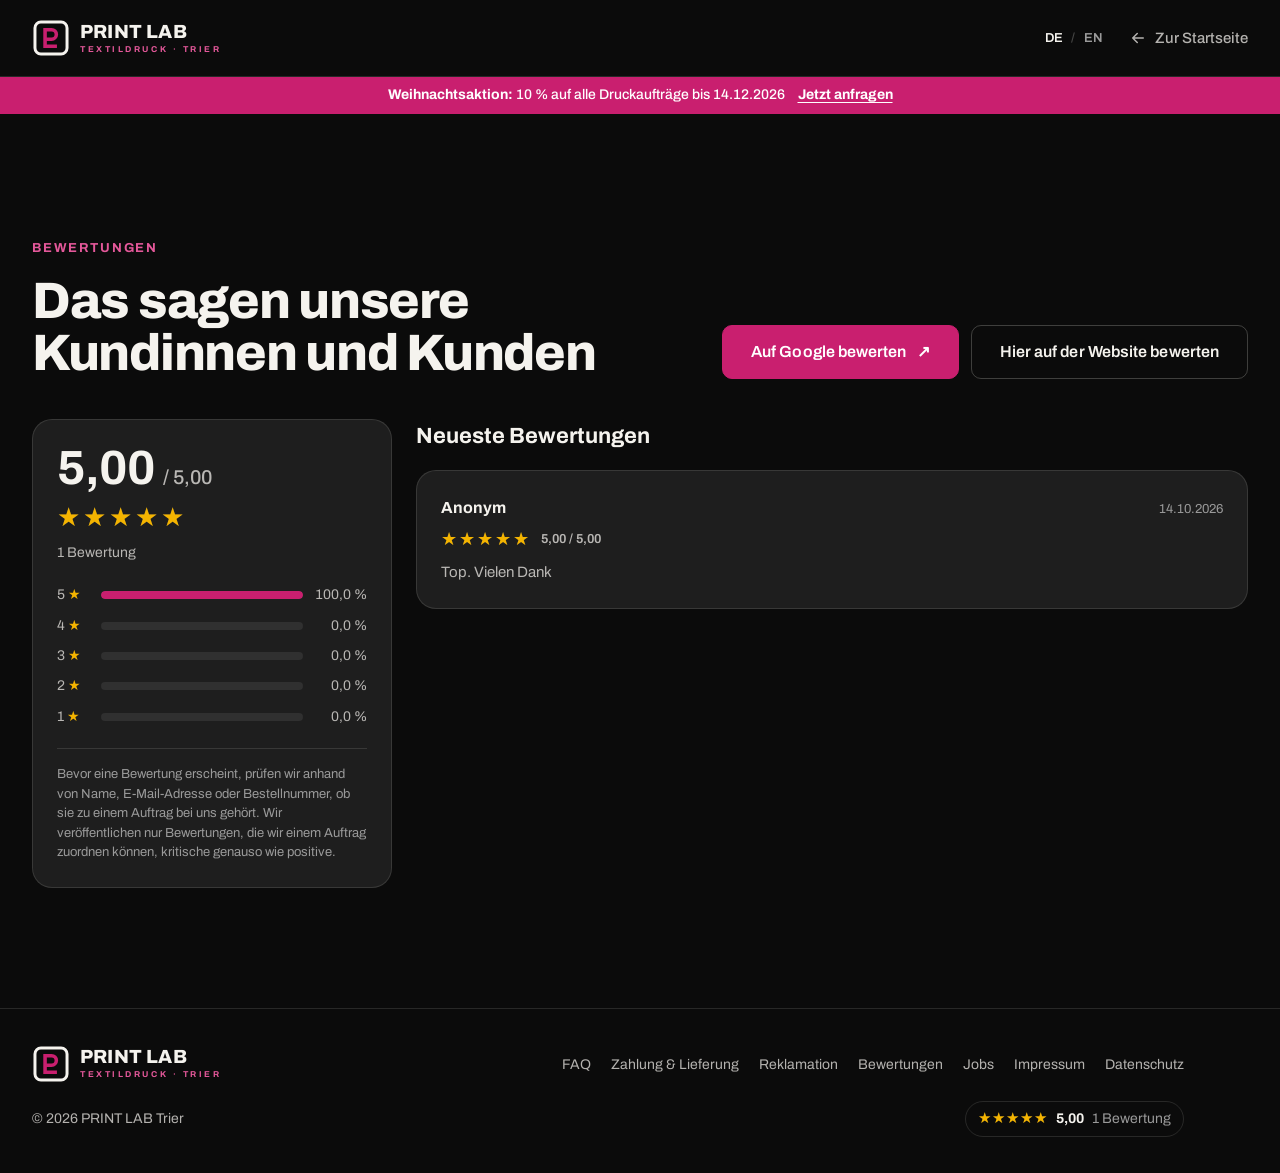
<file: bewertungen.html>
<!DOCTYPE html>
<html lang="de">
<head>
  <meta charset="UTF-8">
  <meta name="viewport" content="width=device-width, initial-scale=1">
  <title>Bewertungen | PRINT LAB Trier</title>
  <meta name="description" content="Bewertungen von Kundinnen und Kunden von PRINT LAB Trier: Druckqualität, Service und Lieferung. Teile auch deine Erfahrung.">
  <meta name="theme-color" content="#0B0B0B">
  <link rel="canonical" href="https://printlab-trier.de/bewertungen">
  <link rel="icon" href="/favicon.ico?v=d2028dc9" sizes="16x16 32x32 48x48">
  <link rel="icon" href="/assets/icons/favicon-48.png?v=d2028dc9" type="image/png" sizes="48x48">
  <link rel="icon" href="/assets/icons/favicon-96.png?v=d2028dc9" type="image/png" sizes="96x96">
  <link rel="icon" href="/assets/icons/icon-192.png?v=d2028dc9" type="image/png" sizes="192x192">
  <link rel="apple-touch-icon" href="/assets/icons/apple-touch-icon.png?v=d2028dc9" sizes="180x180">
  <link rel="manifest" href="/site.webmanifest?v=d2028dc9">
  <script src="js/head.js?v=d2028dc9"></script>
  <link rel="preload" href="assets/fonts/archivo-latin.woff2" as="font" type="font/woff2" crossorigin>

  <link rel="stylesheet" href="css/variables.css?v=d2028dc9">
  <link rel="stylesheet" href="css/base.css?v=d2028dc9">
  <link rel="stylesheet" href="css/layout.css?v=d2028dc9">
  <link rel="stylesheet" href="css/components.css?v=d2028dc9">
  <link rel="stylesheet" href="css/responsive.css?v=d2028dc9">
</head>
<body class="page-dark">
  <a class="skip-link" href="#main" data-i18n="skip">Zum Inhalt springen</a>

  <svg class="visually-hidden" aria-hidden="true" focusable="false">
    <symbol id="icon-arrow" viewBox="0 0 24 24"><path fill="none" stroke="currentColor" stroke-width="2" stroke-linecap="round" stroke-linejoin="round" d="M5 12h14M13 6l6 6-6 6"/></symbol>
    <symbol id="icon-check" viewBox="0 0 24 24"><path fill="none" stroke="currentColor" stroke-width="2.2" stroke-linecap="round" stroke-linejoin="round" d="m5 12.5 4.5 4.5L19 7.5"/></symbol>
    <symbol id="icon-star" viewBox="0 0 24 24"><path fill="currentColor" d="M12 2.6l2.9 6 6.6.8-4.9 4.6 1.3 6.5L12 17.3l-5.9 3.2 1.3-6.5L2.5 9.4l6.6-.8z"/></symbol>
    <symbol id="icon-close" viewBox="0 0 24 24"><path fill="none" stroke="currentColor" stroke-width="2" stroke-linecap="round" d="M6 6l12 12M18 6 6 18"/></symbol>
  </svg>

  <header class="legal-header">
    <div class="container legal-header__inner">
      <a class="brand" href="/" aria-label="Zur Startseite von PRINT LAB Trier" data-i18n-aria="aria.home">
        <img class="brand__mark" src="assets/images/logo/printlab-mark-on-dark.svg" alt="" width="64" height="64">
        <span class="brand__text">
          <span class="brand__word">PRINT LAB</span>
          <span class="brand__tagline">Textildruck · Trier</span>
        </span>
      </a>
      <div class="legal-header__actions">
        <div class="lang-switch" role="group" aria-label="Sprache wählen" data-i18n-aria="aria.lang">
          <button class="lang-switch__btn is-active" type="button" data-lang="de" aria-pressed="true">DE</button>
          <span class="lang-switch__sep" aria-hidden="true">/</span>
          <button class="lang-switch__btn" type="button" data-lang="en" aria-pressed="false">EN</button>
        </div>
        <a class="legal-header__back" href="/">
          <svg aria-hidden="true"><use href="#icon-arrow"></use></svg>
          <span class="legal-header__back-label" data-i18n="back">Zur Startseite</span>
        </a>
      </div>
    </div>
  </header>

  <!-- Christmas campaign: shown only through html.promo-soon / html.promo-now (js/head.js);
       below the header, so in-app browsers (Instagram) and Safari tint
       their toolbar black like the header, not pink -->
  <div class="promo-bar">
    <p class="promo-bar__text">
      <strong data-i18n="promo.label">Weihnachtsaktion:</strong>
      <span class="promo-soon-only"><span class="promo-long" data-i18n="promo.soon">10 % auf alle Druckaufträge vom 14.11. bis 14.12.2026</span><span class="promo-short" data-i18n="promo.soonShort">10 % ab 14.11.</span></span>
      <span class="promo-now-only"><span class="promo-long" data-i18n="promo.now">10 % auf alle Druckaufträge bis 14.12.2026</span><span class="promo-short" data-i18n="promo.nowShort">10 % bis 14.12.</span></span>
      <a class="promo-bar__link" href="/#contact" data-i18n="promo.cta">Jetzt anfragen</a>
    </p>
  </div>

  <main id="main" class="section section--dark rv">
    <div class="container">
      <header class="rv__head">
        <div>
          <p class="section-head__kicker" data-i18n="kicker">Bewertungen</p>
          <h1 class="section-head__title rv__title" data-i18n="title">Das sagen unsere Kundinnen und Kunden</h1>
        </div>
        <div class="rv__actions">
          <a class="btn btn--primary rv__google" href="https://g.page/r/CY2uPU34xFR7EBM/review" target="_blank" rel="noopener"><span data-i18n="google">Auf Google bewerten</span> <span aria-hidden="true">↗</span> <span class="visually-hidden" data-i18n="newTab">(öffnet in neuem Tab)</span></a>
          <button class="btn btn--outline rv__write" type="button" data-review-open data-i18n="writeSite">Hier auf der Website bewerten</button>
        </div>
      </header>

      <div class="rv__layout">
        <!-- Overview: average, count and distribution, calculated from reviews.json -->
        <aside class="rv-card rv-summary" aria-labelledby="rv-summary-title">
          <h2 class="visually-hidden" id="rv-summary-title" data-i18n="overview">Übersicht</h2>
          <div data-rv-score hidden>
            <p class="rv-summary__score"><strong data-rv-average>0,00</strong> <span class="rv-summary__of">/ 5,00</span></p>
            <span class="rv-stars rv-stars--lg" aria-hidden="true"><span class="rv-stars__fill" data-rv-stars></span></span>
            <p class="rv-summary__count" data-rv-count></p>
            <ul class="rv-dist" role="list">
          <li class="rv-dist__row" data-dist="5">
            <span class="rv-dist__label">5 <span aria-hidden="true">★</span><span class="visually-hidden" data-i18n="stars">Sterne</span></span>
            <span class="rv-dist__bar"><span class="rv-dist__fill"></span></span>
            <span class="rv-dist__pct">0&nbsp;%</span>
          </li>
          <li class="rv-dist__row" data-dist="4">
            <span class="rv-dist__label">4 <span aria-hidden="true">★</span><span class="visually-hidden" data-i18n="stars">Sterne</span></span>
            <span class="rv-dist__bar"><span class="rv-dist__fill"></span></span>
            <span class="rv-dist__pct">0&nbsp;%</span>
          </li>
          <li class="rv-dist__row" data-dist="3">
            <span class="rv-dist__label">3 <span aria-hidden="true">★</span><span class="visually-hidden" data-i18n="stars">Sterne</span></span>
            <span class="rv-dist__bar"><span class="rv-dist__fill"></span></span>
            <span class="rv-dist__pct">0&nbsp;%</span>
          </li>
          <li class="rv-dist__row" data-dist="2">
            <span class="rv-dist__label">2 <span aria-hidden="true">★</span><span class="visually-hidden" data-i18n="stars">Sterne</span></span>
            <span class="rv-dist__bar"><span class="rv-dist__fill"></span></span>
            <span class="rv-dist__pct">0&nbsp;%</span>
          </li>
          <li class="rv-dist__row" data-dist="1">
            <span class="rv-dist__label">1 <span aria-hidden="true">★</span><span class="visually-hidden" data-i18n="stars">Sterne</span></span>
            <span class="rv-dist__bar"><span class="rv-dist__fill"></span></span>
            <span class="rv-dist__pct">0&nbsp;%</span>
          </li>
            </ul>
          </div>
          <div class="rv-summary__empty" data-rv-empty>
            <span class="rv-stars rv-stars--lg" aria-hidden="true"></span>
            <p class="rv-summary__empty-title" data-i18n="emptyTitle">Noch keine Bewertungen</p>
            <p class="rv-summary__empty-text" data-i18n="emptyText">Du hast bei uns bestellt? Erzähl anderen, wie es war. Deine Bewertung ist die erste.</p>
          </div>
          <p class="rv-summary__note" data-i18n="note">Bevor eine Bewertung erscheint, prüfen wir anhand von Name, E-Mail-Adresse oder Bestellnummer, ob sie zu einem Auftrag bei uns gehört. Wir veröffentlichen nur Bewertungen, die wir einem Auftrag zuordnen können, kritische genauso wie positive.</p>
        </aside>

        <section class="rv-feed" aria-labelledby="rv-feed-title">
          <h2 class="rv-feed__title" id="rv-feed-title" data-i18n="feedTitle">Neueste Bewertungen</h2>
          <ol class="rv-list" role="list" data-rv-list></ol>
          <p class="rv-card rv-feed__empty" data-rv-feed-empty data-i18n="feedEmpty">Hier erscheinen die Bewertungen unserer Kundinnen und Kunden, sobald wir sie geprüft haben.</p>
          <button class="btn btn--outline rv-feed__more" type="button" data-rv-more hidden data-i18n="more">Weitere Bewertungen anzeigen</button>
        </section>
      </div>
    </div>
  </main>

  <!-- Review form in a dialog (opens with "Bewertung abgeben" or #bewerten) -->
  <dialog class="rv-dialog" id="bewerten" aria-labelledby="rv-dialog-title" data-review-dialog>
    <div class="rv-dialog__inner">
      <button class="rv-dialog__close" type="button" aria-label="Schließen" data-i18n-aria="close" data-review-close><svg aria-hidden="true"><use href="#icon-close"></use></svg></button>

      <form class="rv-form" id="review-form" action="anfrage.php" method="post" novalidate data-review-form>
        <h2 class="rv-dialog__title" id="rv-dialog-title" data-i18n="write">Bewertung abgeben</h2>
        <p class="rv-dialog__lead" data-i18n="dialogLead">Wie zufrieden warst du mit Qualität, Service und Druck?</p>
        <p class="rv-dialog__google"><span data-i18n="googleHint">Du hast ein Google-Konto? Dort hilft uns deine Bewertung am meisten:</span> <a class="rv-dialog__google-link" href="https://g.page/r/CY2uPU34xFR7EBM/review" target="_blank" rel="noopener"><span data-i18n="google">Auf Google bewerten</span> <span aria-hidden="true">↗</span> <span class="visually-hidden" data-i18n="newTab">(öffnet in neuem Tab)</span></a></p>
        <input type="hidden" name="form" value="bewertung">
        <div class="field-hidden" aria-hidden="true">
          <label for="r-website">Website</label>
          <input type="text" id="r-website" name="website" tabindex="-1" autocomplete="off">
        </div>

        <fieldset class="field stars-field" data-rating-field>
          <legend class="field__label"><span data-i18n="ratingLabel">Deine Bewertung</span> <span class="field__req" aria-hidden="true">*</span></legend>
          <div class="stars">
              <label class="stars__item">
                <input class="stars__input" type="radio" name="rating" value="1" required>
                <svg class="stars__icon" aria-hidden="true"><use href="#icon-star"></use></svg>
                <span class="visually-hidden" data-i18n="star1">1 von 5 Sternen</span>
              </label>
              <label class="stars__item">
                <input class="stars__input" type="radio" name="rating" value="2">
                <svg class="stars__icon" aria-hidden="true"><use href="#icon-star"></use></svg>
                <span class="visually-hidden" data-i18n="star2">2 von 5 Sternen</span>
              </label>
              <label class="stars__item">
                <input class="stars__input" type="radio" name="rating" value="3">
                <svg class="stars__icon" aria-hidden="true"><use href="#icon-star"></use></svg>
                <span class="visually-hidden" data-i18n="star3">3 von 5 Sternen</span>
              </label>
              <label class="stars__item">
                <input class="stars__input" type="radio" name="rating" value="4">
                <svg class="stars__icon" aria-hidden="true"><use href="#icon-star"></use></svg>
                <span class="visually-hidden" data-i18n="star4">4 von 5 Sternen</span>
              </label>
              <label class="stars__item">
                <input class="stars__input" type="radio" name="rating" value="5">
                <svg class="stars__icon" aria-hidden="true"><use href="#icon-star"></use></svg>
                <span class="visually-hidden" data-i18n="star5">5 von 5 Sternen</span>
              </label>
            <span class="stars__text" aria-hidden="true" data-rating-text>Bitte wählen</span>
          </div>
          <p class="field__error" data-error-for="rating"></p>
        </fieldset>

        <div class="field">
          <label class="field__label" for="r-name"><span data-i18n="nameLabel">Name oder Projekt</span> <span class="field__opt" data-i18n="nameOpt">(optional, sonst „Anonym“)</span></label>
          <input class="field__input" id="r-name" name="name" type="text" autocomplete="name" placeholder="z. B. Max vom SV Trier" data-i18n-placeholder="namePh">
        </div>
        <div class="field">
          <label class="field__label" for="r-message"><span data-i18n="messageLabel">Deine Erfahrung</span> <span class="field__req" aria-hidden="true">*</span></label>
          <textarea class="field__input field__input--area" id="r-message" name="message" rows="4" placeholder="Teile deine Erfahrung mit PRINT LAB Trier …" data-i18n-placeholder="messagePh" required></textarea>
          <p class="field__error" data-error-for="r-message"></p>
        </div>
        <div class="field">
          <label class="field__label" for="r-email"><span data-i18n="emailLabel">E-Mail</span> <span class="field__opt" data-i18n="emailOpt">(optional, nur für Rückfragen, wird nie veröffentlicht)</span></label>
          <input class="field__input" id="r-email" name="email" type="email" autocomplete="email" inputmode="email">
          <p class="field__error" data-error-for="r-email"></p>
        </div>
        <div class="field">
          <label class="field__label" for="r-order"><span data-i18n="orderLabel">Bestellnummer</span> <span class="field__opt" data-i18n="orderOpt">(optional, hilft uns bei der Zuordnung, wird nie veröffentlicht)</span></label>
          <input class="field__input" id="r-order" name="order" type="text" autocomplete="off" placeholder="z. B. von deiner Rechnung" data-i18n-placeholder="orderPh">
        </div>
        <div class="field">
          <label class="consent" for="r-consent">
            <input class="consent__input" id="r-consent" name="consent" type="checkbox" value="ja" required>
            <span class="consent__text"><span data-i18n="consent">Ich bin damit einverstanden, dass meine Bewertung mit dem angegebenen Namen (oder „Anonym“) auf printlab-trier.de veröffentlicht wird.</span> <span class="field__req" aria-hidden="true">*</span> <span class="consent__hint" data-i18n="consentHint">Widerruf jederzeit per E-Mail an info@printlab-trier.de.</span></span>
          </label>
          <p class="field__error" data-error-for="r-consent"></p>
        </div>

        <button class="btn btn--primary btn--block" type="submit" data-i18n="submit">Bewertung absenden</button>
        <p class="quote-form__privacy"><span data-i18n="privacy">Mehr in unserer</span> <a class="quote-form__privacy-link" href="datenschutz#anfrage" data-i18n="privacyLink">Datenschutzerklärung</a>.</p>
        <div class="quote-form__status" role="status" aria-live="polite" tabindex="-1" data-form-status></div>
      </form>

      <div class="rv-dialog__success" tabindex="-1" data-review-success hidden>
        <span class="claim-success__icon"><svg aria-hidden="true"><use href="#icon-check"></use></svg></span>
        <h2 class="claim-success__title" data-i18n="thanks">Vielen Dank!</h2>
        <p class="claim-success__text" data-i18n="thanksText">Dein Feedback hilft uns sehr. Wir prüfen deine Bewertung und veröffentlichen sie hier in den nächsten Tagen.</p>
        <p class="claim-success__text" data-i18n="thanksGoogle">Magst du sie auch auf Google teilen? Wir kopieren deinen Text, du musst ihn dort nur noch einfügen.</p>
        <a class="btn btn--primary rv-dialog__google-btn" href="https://g.page/r/CY2uPU34xFR7EBM/review" target="_blank" rel="noopener" data-review-google-copy><span data-i18n="copyGoogle">Text kopieren &amp; auf Google bewerten</span> <span aria-hidden="true">↗</span> <span class="visually-hidden" data-i18n="newTab">(öffnet in neuem Tab)</span></a>
        <p class="field__hint" role="status" aria-live="polite" data-copy-status></p>
        <button class="btn btn--outline" type="button" data-review-close data-i18n="closeBtn">Schließen</button>
      </div>
    </div>
  </dialog>

  <footer class="site-footer">
    <div class="container site-footer__inner">
      <a class="brand brand--footer" href="/" aria-label="Zur Startseite von PRINT LAB Trier" data-i18n-aria="aria.home">
        <img class="brand__mark" src="assets/images/logo/printlab-mark-on-dark.svg" alt="" width="64" height="64">
        <span class="brand__text">
          <span class="brand__word">PRINT LAB</span>
          <span class="brand__tagline">Textildruck · Trier</span>
        </span>
      </a>
      <p class="site-footer__meta">© <span data-year></span> PRINT LAB Trier</p>
      <ul class="footer-links" role="list">
        <li><a class="footer-links__link" href="/#faq">FAQ</a></li>
        <li><a class="footer-links__link" href="zahlung" data-i18n="footerPayment">Zahlung &amp; Lieferung</a></li>
        <li><a class="footer-links__link" href="reklamation" data-i18n="footerClaim">Reklamation</a></li>
        <li><a class="footer-links__link" href="bewertungen" aria-current="page" data-i18n="footerReview">Bewertungen</a></li>
        <li><a class="footer-links__link" href="karriere">Jobs</a></li>
        <li><a class="footer-links__link" href="impressum" data-i18n="footerImprint">Impressum</a></li>
        <li><a class="footer-links__link" href="datenschutz" data-i18n="footerPrivacy">Datenschutz</a></li>
      </ul>
      <a class="footer-rating" href="bewertungen" hidden data-footer-rating>
        <span class="rv-stars footer-rating__stars" aria-hidden="true"><span class="rv-stars__fill" data-footer-stars></span></span>
        <strong class="footer-rating__score" data-footer-score></strong>
        <span class="footer-rating__count" data-footer-count></span>
      </a>
    </div>
  </footer>

  <script src="js/lang-switch.js?v=d2028dc9" defer></script>
  <script src="js/bewertungen.js?v=d2028dc9" defer></script>
  <script src="js/footer-rating.js?v=d2028dc9" defer></script>
</body>
</html>
</file>
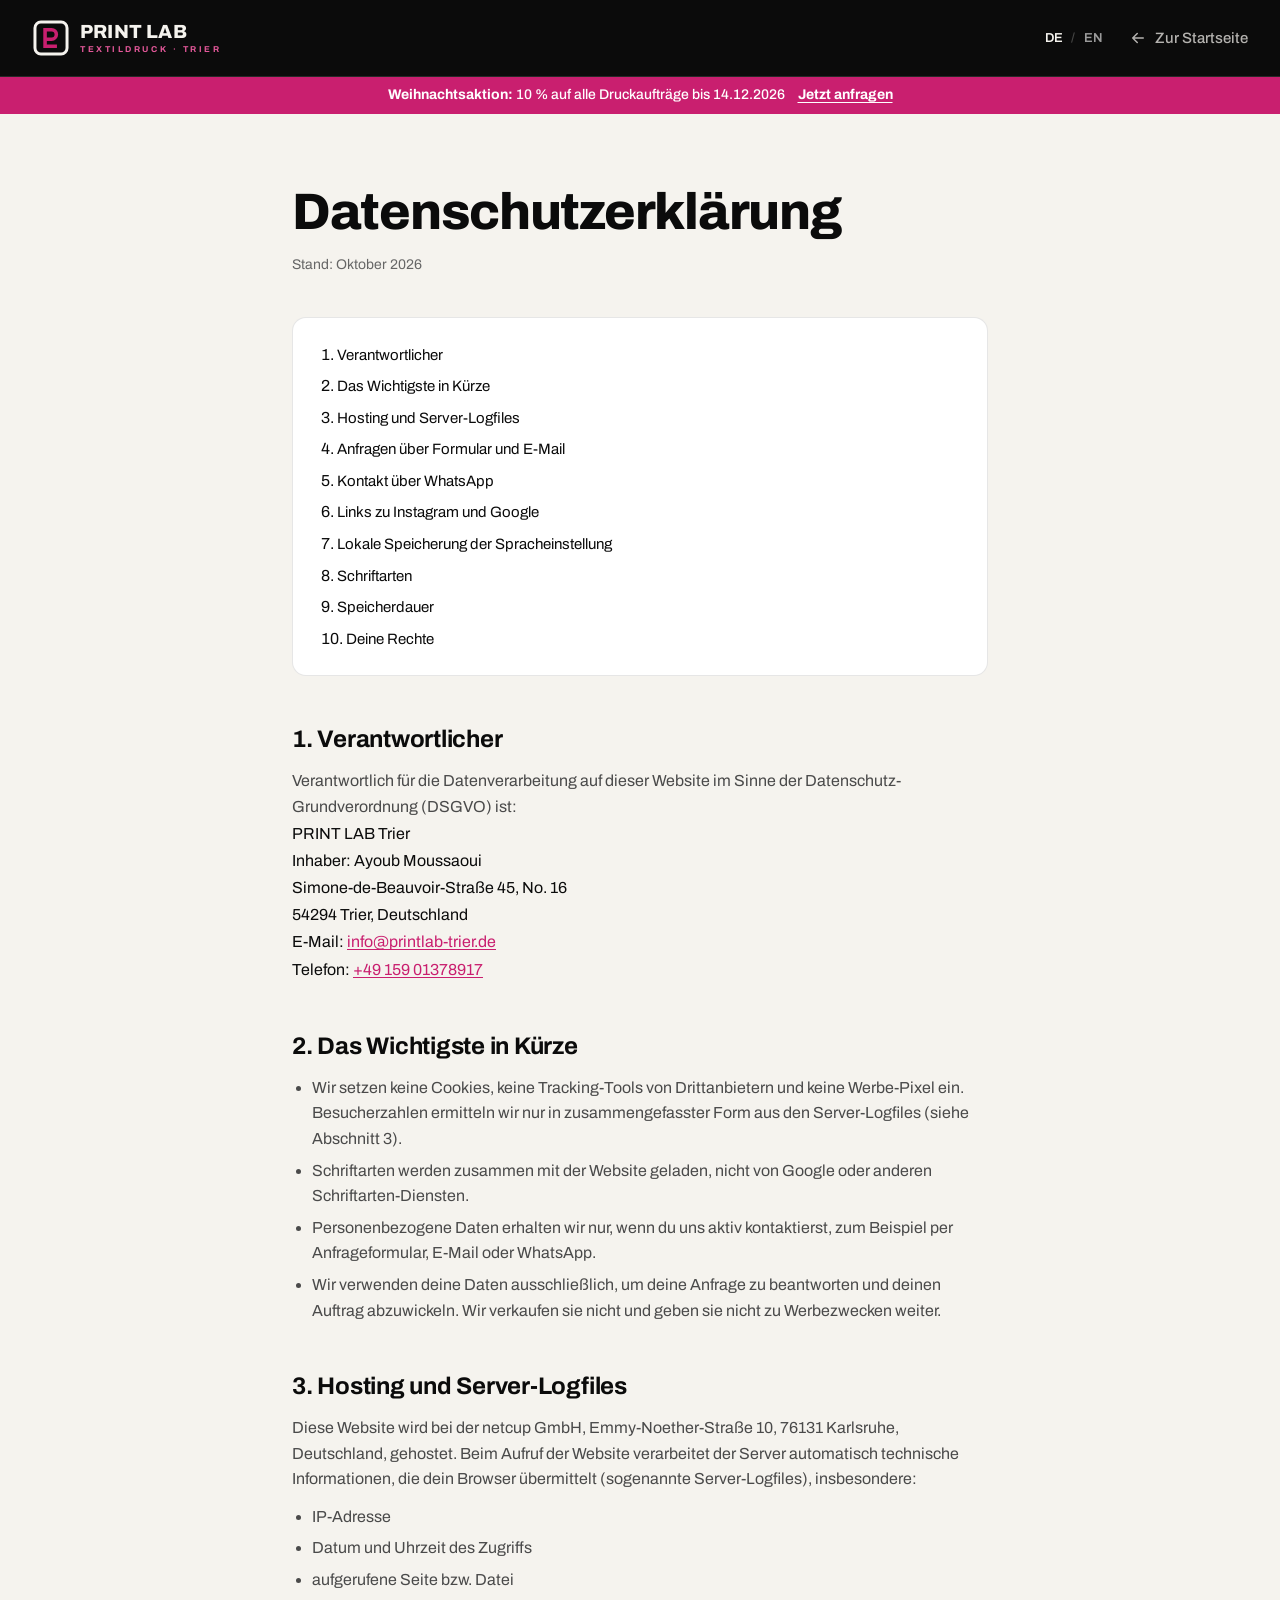
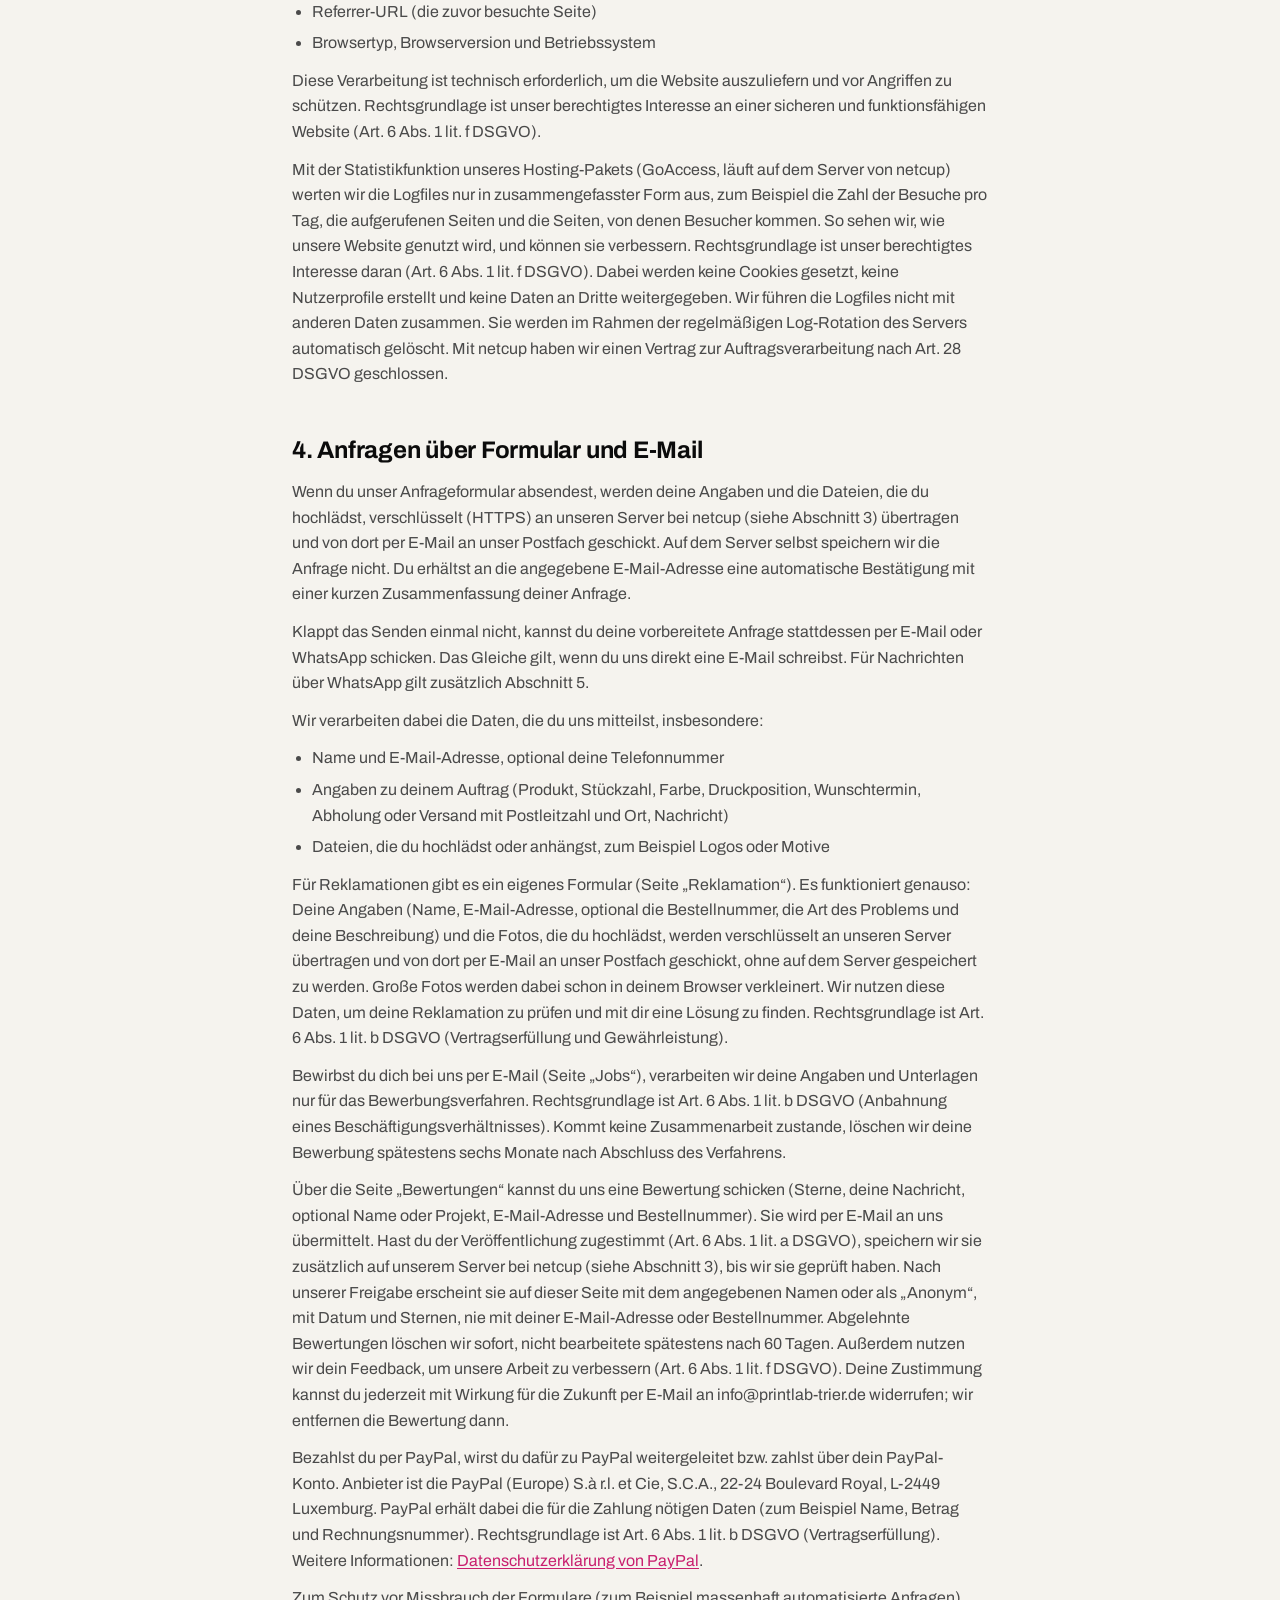
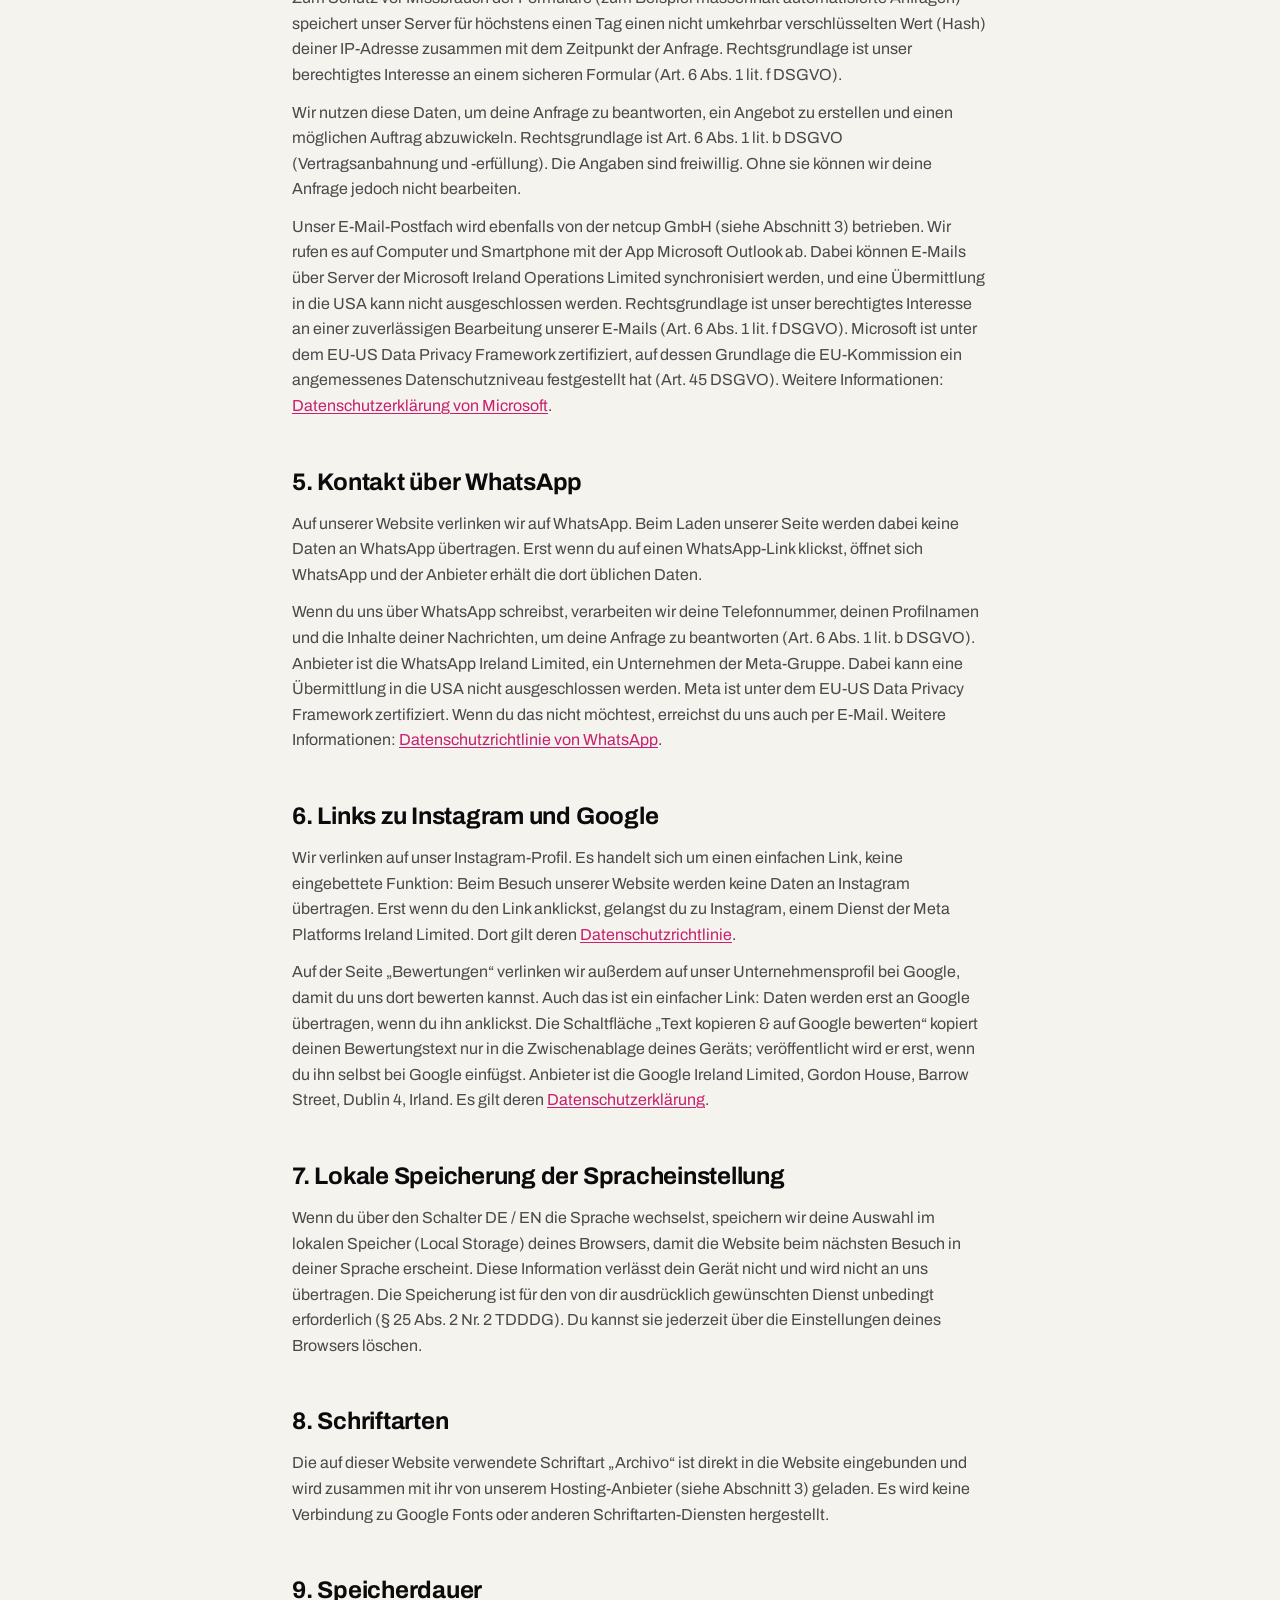
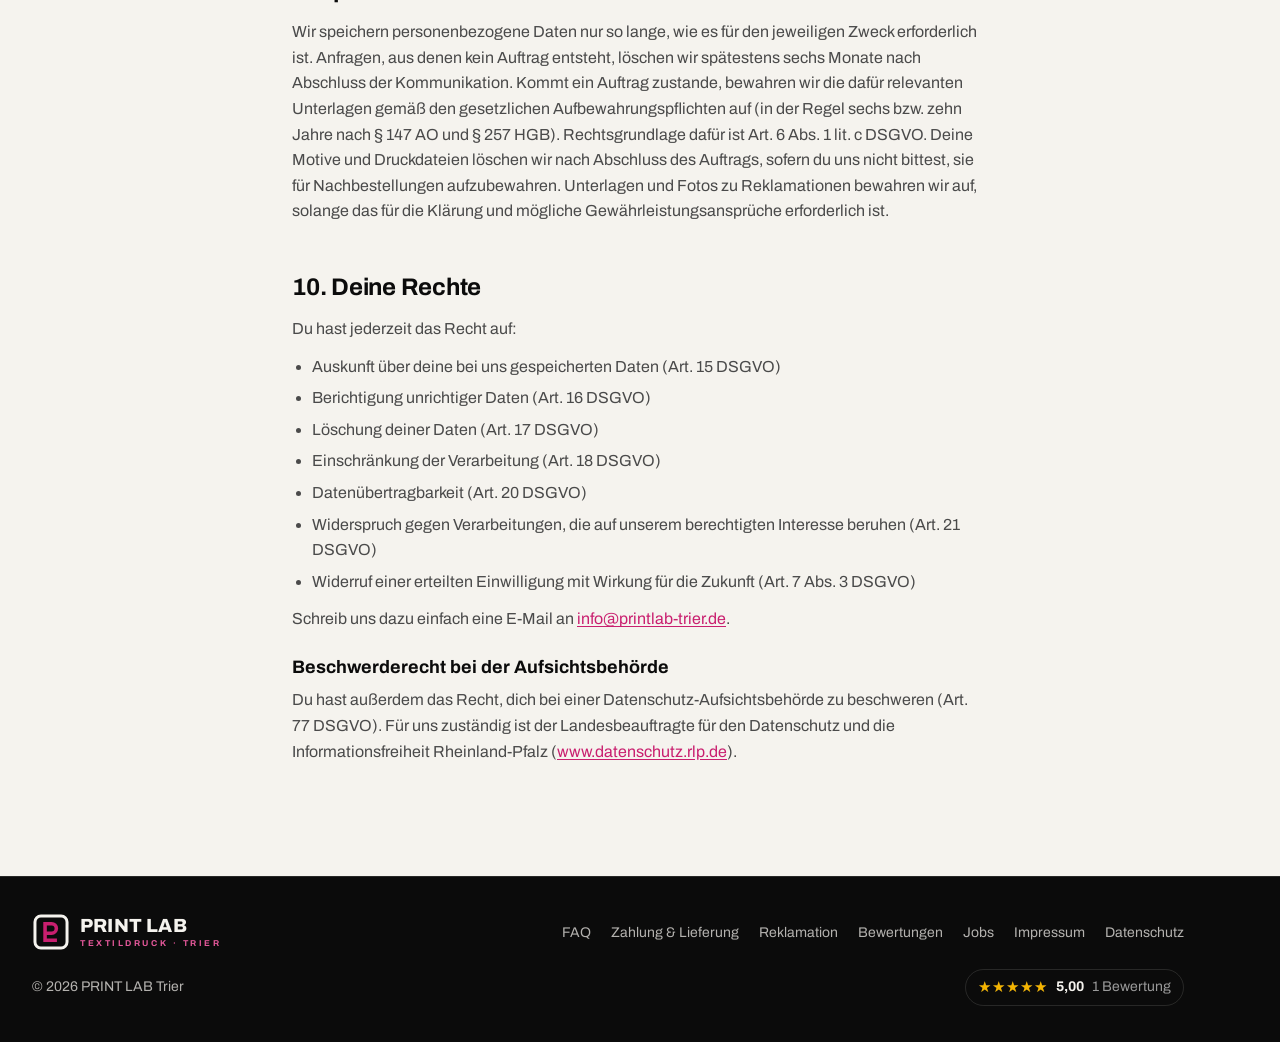
<file: datenschutz.html>
<!DOCTYPE html>
<html lang="de">
<head>
  <meta charset="UTF-8">
  <meta name="viewport" content="width=device-width, initial-scale=1">
  <title>Datenschutzerklärung | PRINT LAB Trier</title>
  <meta name="description" content="Datenschutzerklärung von PRINT LAB Trier: welche Daten wir verarbeiten, warum und welche Rechte du hast.">
  <meta name="theme-color" content="#0B0B0B">
  <link rel="canonical" href="https://printlab-trier.de/datenschutz">
  <link rel="icon" href="/favicon.ico?v=d2028dc9" sizes="16x16 32x32 48x48">
  <link rel="icon" href="/assets/icons/favicon-48.png?v=d2028dc9" type="image/png" sizes="48x48">
  <link rel="icon" href="/assets/icons/favicon-96.png?v=d2028dc9" type="image/png" sizes="96x96">
  <link rel="icon" href="/assets/icons/icon-192.png?v=d2028dc9" type="image/png" sizes="192x192">
  <link rel="apple-touch-icon" href="/assets/icons/apple-touch-icon.png?v=d2028dc9" sizes="180x180">
  <link rel="manifest" href="/site.webmanifest?v=d2028dc9">
  <script src="js/head.js?v=d2028dc9"></script>
  <link rel="preload" href="assets/fonts/archivo-latin.woff2" as="font" type="font/woff2" crossorigin>

  <link rel="stylesheet" href="css/variables.css?v=d2028dc9">
  <link rel="stylesheet" href="css/base.css?v=d2028dc9">
  <link rel="stylesheet" href="css/layout.css?v=d2028dc9">
  <link rel="stylesheet" href="css/components.css?v=d2028dc9">
  <link rel="stylesheet" href="css/responsive.css?v=d2028dc9">
</head>
<body>
  <a class="skip-link" href="#main" data-i18n="skip">Zum Inhalt springen</a>

  <svg class="visually-hidden" aria-hidden="true" focusable="false">
    <symbol id="icon-arrow" viewBox="0 0 24 24"><path fill="none" stroke="currentColor" stroke-width="2" stroke-linecap="round" stroke-linejoin="round" d="M5 12h14M13 6l6 6-6 6"/></symbol>
  </svg>

  <header class="legal-header">
    <div class="container legal-header__inner">
      <a class="brand" href="/" aria-label="Zur Startseite von PRINT LAB Trier" data-i18n-aria="aria.home">
        <img class="brand__mark" src="assets/images/logo/printlab-mark-on-dark.svg" alt="" width="64" height="64">
        <span class="brand__text">
          <span class="brand__word">PRINT LAB</span>
          <span class="brand__tagline">Textildruck · Trier</span>
        </span>
      </a>
      <div class="legal-header__actions">
        <div class="lang-switch" role="group" aria-label="Sprache wählen" data-i18n-aria="aria.lang">
          <button class="lang-switch__btn is-active" type="button" data-lang="de" aria-pressed="true">DE</button>
          <span class="lang-switch__sep" aria-hidden="true">/</span>
          <button class="lang-switch__btn" type="button" data-lang="en" aria-pressed="false">EN</button>
        </div>
        <a class="legal-header__back" href="/">
          <svg aria-hidden="true"><use href="#icon-arrow"></use></svg>
          <span class="legal-header__back-label" data-i18n="back">Zur Startseite</span>
        </a>
      </div>
    </div>
  </header>

  <!-- Christmas campaign: shown only through html.promo-soon / html.promo-now (js/head.js);
       below the header, so in-app browsers (Instagram) and Safari tint
       their toolbar black like the header, not pink -->
  <div class="promo-bar">
    <p class="promo-bar__text">
      <strong data-i18n="promo.label">Weihnachtsaktion:</strong>
      <span class="promo-soon-only"><span class="promo-long" data-i18n="promo.soon">10 % auf alle Druckaufträge vom 14.11. bis 14.12.2026</span><span class="promo-short" data-i18n="promo.soonShort">10 % ab 14.11.</span></span>
      <span class="promo-now-only"><span class="promo-long" data-i18n="promo.now">10 % auf alle Druckaufträge bis 14.12.2026</span><span class="promo-short" data-i18n="promo.nowShort">10 % bis 14.12.</span></span>
      <a class="promo-bar__link" href="/#contact" data-i18n="promo.cta">Jetzt anfragen</a>
    </p>
  </div>

  <main id="main" class="legal">
    <div class="container legal__inner">
      <h1 class="legal__title" data-i18n="title">Datenschutz&shy;erklärung</h1>
      <p class="legal__text legal__en-note" data-lang-only="en" hidden>This is a translation for your convenience. Only the German version is legally binding.</p>
      <p class="legal__updated" data-i18n="updated">Stand: Oktober 2026</p>

      <!--
        Alle gelb markierten Angaben (.legal__todo) vor dem Livegang ersetzen
        und die Markierung entfernen. Wird später ein Formular-Backend
        (CONFIG.formEndpoint in js/main.js), ein Analyse-Tool oder ein
        eingebetteter Dienst ergänzt, muss diese Erklärung erweitert werden.
      -->

      <nav aria-label="Inhalt" data-i18n-aria="toc">
      <ol class="legal__toc">
        <li><a class="legal__toc-link" href="#verantwortlicher" data-i18n="p11">Verantwortlicher</a></li>
        <li><a class="legal__toc-link" href="#ueberblick" data-i18n="p12">Das Wichtigste in Kürze</a></li>
        <li><a class="legal__toc-link" href="#hosting" data-i18n="p13">Hosting und Server-Logfiles</a></li>
        <li><a class="legal__toc-link" href="#anfrage" data-i18n="p14">Anfragen über Formular und E-Mail</a></li>
        <li><a class="legal__toc-link" href="#whatsapp" data-i18n="p15">Kontakt über WhatsApp</a></li>
        <li><a class="legal__toc-link" href="#instagram" data-i18n="p16">Links zu Instagram und Google</a></li>
        <li><a class="legal__toc-link" href="#speicher" data-i18n="p17">Lokale Speicherung der Spracheinstellung</a></li>
        <li><a class="legal__toc-link" href="#schriften" data-i18n="p18">Schriftarten</a></li>
        <li><a class="legal__toc-link" href="#dauer" data-i18n="p19">Speicherdauer</a></li>
        <li><a class="legal__toc-link" href="#rechte" data-i18n="p20">Deine Rechte</a></li>
      </ol>
      </nav>

      <section class="legal__section" aria-labelledby="verantwortlicher">
        <h2 class="legal__h2" id="verantwortlicher" data-i18n="p21">1. Verantwortlicher</h2>
        <p class="legal__text" data-i18n="p22">Verantwortlich für die Datenverarbeitung auf dieser Website im Sinne der Datenschutz-Grundverordnung (DSGVO) ist:</p>
        <address class="legal__address">
          PRINT LAB Trier<br>
          <span data-i18n="owner">Inhaber:</span> Ayoub Moussaoui<br>
          Simone-de-Beauvoir-Straße 45, No. 16<br>
          54294 Trier, <span data-i18n="country">Deutschland</span><br>
          <span data-i18n="email">E-Mail:</span> <a class="legal__link" href="mailto:info@printlab-trier.de" data-i18n="p23">info@printlab-trier.de</a><br>
          <span data-i18n="phone">Telefon:</span> <a class="legal__link" href="tel:+4915901378917" data-i18n="p24">+49&nbsp;159&nbsp;01378917</a>
        </address>
      </section>

      <section class="legal__section" aria-labelledby="ueberblick">
        <h2 class="legal__h2" id="ueberblick" data-i18n="p25">2. Das Wichtigste in Kürze</h2>
        <ul class="legal__list">
          <li data-i18n="p26">Wir setzen keine Cookies, keine Tracking-Tools von Drittanbietern und keine Werbe-Pixel ein. Besucherzahlen ermitteln wir nur in zusammengefasster Form aus den Server-Logfiles (siehe Abschnitt 3).</li>
          <li data-i18n="p27">Schriftarten werden zusammen mit der Website geladen, nicht von Google oder anderen Schriftarten-Diensten.</li>
          <li data-i18n="p28">Personenbezogene Daten erhalten wir nur, wenn du uns aktiv kontaktierst, zum Beispiel per Anfrageformular, E-Mail oder WhatsApp.</li>
          <li data-i18n="p29">Wir verwenden deine Daten ausschließlich, um deine Anfrage zu beantworten und deinen Auftrag abzuwickeln. Wir verkaufen sie nicht und geben sie nicht zu Werbezwecken weiter.</li>
        </ul>
      </section>

      <section class="legal__section" aria-labelledby="hosting">
        <h2 class="legal__h2" id="hosting" data-i18n="p30">3. Hosting und Server-Logfiles</h2>
        <p class="legal__text" data-i18n="p31">Diese Website wird bei der netcup GmbH, Emmy-Noether-Straße 10, 76131 Karlsruhe, Deutschland, gehostet. Beim Aufruf der Website verarbeitet der Server automatisch technische Informationen, die dein Browser übermittelt (sogenannte Server-Logfiles), insbesondere:</p>
        <ul class="legal__list">
          <li data-i18n="p32">IP-Adresse</li>
          <li data-i18n="p33">Datum und Uhrzeit des Zugriffs</li>
          <li data-i18n="p34">aufgerufene Seite bzw. Datei</li>
          <li data-i18n="p35">Referrer-URL (die zuvor besuchte Seite)</li>
          <li data-i18n="p36">Browsertyp, Browserversion und Betriebssystem</li>
        </ul>
        <p class="legal__text" data-i18n="p37">Diese Verarbeitung ist technisch erforderlich, um die Website auszuliefern und vor Angriffen zu schützen. Rechtsgrundlage ist unser berechtigtes Interesse an einer sicheren und funktionsfähigen Website (Art. 6 Abs. 1 lit. f DSGVO).</p>
        <p class="legal__text" data-i18n="p38">Mit der Statistikfunktion unseres Hosting-Pakets (GoAccess, läuft auf dem Server von netcup) werten wir die Logfiles nur in zusammengefasster Form aus, zum Beispiel die Zahl der Besuche pro Tag, die aufgerufenen Seiten und die Seiten, von denen Besucher kommen. So sehen wir, wie unsere Website genutzt wird, und können sie verbessern. Rechtsgrundlage ist unser berechtigtes Interesse daran (Art. 6 Abs. 1 lit. f DSGVO). Dabei werden keine Cookies gesetzt, keine Nutzerprofile erstellt und keine Daten an Dritte weitergegeben. Wir führen die Logfiles nicht mit anderen Daten zusammen. Sie werden im Rahmen der regelmäßigen Log-Rotation des Servers automatisch gelöscht. Mit netcup haben wir einen Vertrag zur Auftragsverarbeitung nach Art. 28 DSGVO geschlossen.</p>
      </section>

      <section class="legal__section" aria-labelledby="anfrage">
        <h2 class="legal__h2" id="anfrage" data-i18n="p39">4. Anfragen über Formular und E-Mail</h2>
        <p class="legal__text" data-i18n="p40">Wenn du unser Anfrageformular absendest, werden deine Angaben und die Dateien, die du hochlädst, verschlüsselt (HTTPS) an unseren Server bei netcup (siehe Abschnitt 3) übertragen und von dort per E-Mail an unser Postfach geschickt. Auf dem Server selbst speichern wir die Anfrage nicht. Du erhältst an die angegebene E-Mail-Adresse eine automatische Bestätigung mit einer kurzen Zusammenfassung deiner Anfrage.</p>
        <p class="legal__text" data-i18n="p41">Klappt das Senden einmal nicht, kannst du deine vorbereitete Anfrage stattdessen per E-Mail oder WhatsApp schicken. Das Gleiche gilt, wenn du uns direkt eine E-Mail schreibst. Für Nachrichten über WhatsApp gilt zusätzlich Abschnitt 5.</p>
        <p class="legal__text" data-i18n="p42">Wir verarbeiten dabei die Daten, die du uns mitteilst, insbesondere:</p>
        <ul class="legal__list">
          <li data-i18n="p43">Name und E-Mail-Adresse, optional deine Telefonnummer</li>
          <li data-i18n="p44">Angaben zu deinem Auftrag (Produkt, Stückzahl, Farbe, Druckposition, Wunschtermin, Abholung oder Versand mit Postleitzahl und Ort, Nachricht)</li>
          <li data-i18n="p45">Dateien, die du hochlädst oder anhängst, zum Beispiel Logos oder Motive</li>
        </ul>
        <p class="legal__text" data-i18n="p46">Für Reklamationen gibt es ein eigenes Formular (Seite „Reklamation“). Es funktioniert genauso: Deine Angaben (Name, E-Mail-Adresse, optional die Bestellnummer, die Art des Problems und deine Beschreibung) und die Fotos, die du hochlädst, werden verschlüsselt an unseren Server übertragen und von dort per E-Mail an unser Postfach geschickt, ohne auf dem Server gespeichert zu werden. Große Fotos werden dabei schon in deinem Browser verkleinert. Wir nutzen diese Daten, um deine Reklamation zu prüfen und mit dir eine Lösung zu finden. Rechtsgrundlage ist Art. 6 Abs. 1 lit. b DSGVO (Vertragserfüllung und Gewährleistung).</p>
        <p class="legal__text" data-i18n="p47">Bewirbst du dich bei uns per E-Mail (Seite „Jobs“), verarbeiten wir deine Angaben und Unterlagen nur für das Bewerbungsverfahren. Rechtsgrundlage ist Art. 6 Abs. 1 lit. b DSGVO (Anbahnung eines Beschäftigungsverhältnisses). Kommt keine Zusammenarbeit zustande, löschen wir deine Bewerbung spätestens sechs Monate nach Abschluss des Verfahrens.</p>
        <p class="legal__text" data-i18n="p48">Über die Seite „Bewertungen“ kannst du uns eine Bewertung schicken (Sterne, deine Nachricht, optional Name oder Projekt, E-Mail-Adresse und Bestellnummer). Sie wird per E-Mail an uns übermittelt. Hast du der Veröffentlichung zugestimmt (Art. 6 Abs. 1 lit. a DSGVO), speichern wir sie zusätzlich auf unserem Server bei netcup (siehe Abschnitt 3), bis wir sie geprüft haben. Nach unserer Freigabe erscheint sie auf dieser Seite mit dem angegebenen Namen oder als „Anonym“, mit Datum und Sternen, nie mit deiner E-Mail-Adresse oder Bestellnummer. Abgelehnte Bewertungen löschen wir sofort, nicht bearbeitete spätestens nach 60 Tagen. Außerdem nutzen wir dein Feedback, um unsere Arbeit zu verbessern (Art. 6 Abs. 1 lit. f DSGVO). Deine Zustimmung kannst du jederzeit mit Wirkung für die Zukunft per E-Mail an info@printlab-trier.de widerrufen; wir entfernen die Bewertung dann.</p>
        <p class="legal__text"><span data-i18n="p1">Bezahlst du per PayPal, wirst du dafür zu PayPal weitergeleitet bzw. zahlst über dein PayPal-Konto. Anbieter ist die PayPal (Europe) S.à r.l. et Cie, S.C.A., 22-24 Boulevard Royal, L-2449 Luxemburg. PayPal erhält dabei die für die Zahlung nötigen Daten (zum Beispiel Name, Betrag und Rechnungsnummer). Rechtsgrundlage ist Art. 6 Abs. 1 lit. b DSGVO (Vertragserfüllung). Weitere Informationen</span>: <a class="legal__link" href="https://www.paypal.com/de/legalhub/privacy-full" target="_blank" rel="noopener" data-i18n="p2">Datenschutzerklärung von PayPal</a>.</p>
        <p class="legal__text" data-i18n="p49">Zum Schutz vor Missbrauch der Formulare (zum Beispiel massenhaft automatisierte Anfragen) speichert unser Server für höchstens einen Tag einen nicht umkehrbar verschlüsselten Wert (Hash) deiner IP-Adresse zusammen mit dem Zeitpunkt der Anfrage. Rechtsgrundlage ist unser berechtigtes Interesse an einem sicheren Formular (Art. 6 Abs. 1 lit. f DSGVO).</p>
        <p class="legal__text" data-i18n="p50">Wir nutzen diese Daten, um deine Anfrage zu beantworten, ein Angebot zu erstellen und einen möglichen Auftrag abzuwickeln. Rechtsgrundlage ist Art. 6 Abs. 1 lit. b DSGVO (Vertragsanbahnung und -erfüllung). Die Angaben sind freiwillig. Ohne sie können wir deine Anfrage jedoch nicht bearbeiten.</p>
        <p class="legal__text"><span data-i18n="p3">Unser E-Mail-Postfach wird ebenfalls von der netcup GmbH (siehe Abschnitt 3) betrieben. Wir rufen es auf Computer und Smartphone mit der App Microsoft Outlook ab. Dabei können E-Mails über Server der Microsoft Ireland Operations Limited synchronisiert werden, und eine Übermittlung in die USA kann nicht ausgeschlossen werden. Rechtsgrundlage ist unser berechtigtes Interesse an einer zuverlässigen Bearbeitung unserer E-Mails (Art. 6 Abs. 1 lit. f DSGVO). Microsoft ist unter dem EU-US Data Privacy Framework zertifiziert, auf dessen Grundlage die EU-Kommission ein angemessenes Datenschutzniveau festgestellt hat (Art. 45 DSGVO). Weitere Informationen</span>: <a class="legal__link" href="https://privacy.microsoft.com/de-de/privacystatement" target="_blank" rel="noopener" data-i18n="p4">Datenschutzerklärung von Microsoft</a>.</p>
      </section>

      <section class="legal__section" aria-labelledby="whatsapp">
        <h2 class="legal__h2" id="whatsapp" data-i18n="p51">5. Kontakt über WhatsApp</h2>
        <p class="legal__text" data-i18n="p52">Auf unserer Website verlinken wir auf WhatsApp. Beim Laden unserer Seite werden dabei keine Daten an WhatsApp übertragen. Erst wenn du auf einen WhatsApp-Link klickst, öffnet sich WhatsApp und der Anbieter erhält die dort üblichen Daten.</p>
        <p class="legal__text"><span data-i18n="p5">Wenn du uns über WhatsApp schreibst, verarbeiten wir deine Telefonnummer, deinen Profilnamen und die Inhalte deiner Nachrichten, um deine Anfrage zu beantworten (Art. 6 Abs. 1 lit. b DSGVO). Anbieter ist die WhatsApp Ireland Limited, ein Unternehmen der Meta-Gruppe. Dabei kann eine Übermittlung in die USA nicht ausgeschlossen werden. Meta ist unter dem EU-US Data Privacy Framework zertifiziert. Wenn du das nicht möchtest, erreichst du uns auch per E-Mail. Weitere Informationen</span>: <a class="legal__link" href="https://www.whatsapp.com/legal/privacy-policy-eea" target="_blank" rel="noopener" data-i18n="p6">Datenschutzrichtlinie von WhatsApp</a>.</p>
      </section>

      <section class="legal__section" aria-labelledby="instagram">
        <h2 class="legal__h2" id="instagram" data-i18n="p53">6. Links zu Instagram und Google</h2>
        <p class="legal__text"><span data-i18n="p7">Wir verlinken auf unser Instagram-Profil. Es handelt sich um einen einfachen Link, keine eingebettete Funktion: Beim Besuch unserer Website werden keine Daten an Instagram übertragen. Erst wenn du den Link anklickst, gelangst du zu Instagram, einem Dienst der Meta Platforms Ireland Limited. Dort gilt deren</span> <a class="legal__link" href="https://privacycenter.instagram.com/policy" target="_blank" rel="noopener" data-i18n="p8">Datenschutzrichtlinie</a>.</p>
        <p class="legal__text"><span data-i18n="p72">Auf der Seite „Bewertungen“ verlinken wir außerdem auf unser Unternehmensprofil bei Google, damit du uns dort bewerten kannst. Auch das ist ein einfacher Link: Daten werden erst an Google übertragen, wenn du ihn anklickst. Die Schaltfläche „Text kopieren &amp; auf Google bewerten“ kopiert deinen Bewertungstext nur in die Zwischenablage deines Geräts; veröffentlicht wird er erst, wenn du ihn selbst bei Google einfügst. Anbieter ist die Google Ireland Limited, Gordon House, Barrow Street, Dublin 4, Irland. Es gilt deren</span> <a class="legal__link" href="https://policies.google.com/privacy" target="_blank" rel="noopener" data-i18n="p73">Datenschutzerklärung</a>.</p>
      </section>

      <section class="legal__section" aria-labelledby="speicher">
        <h2 class="legal__h2" id="speicher" data-i18n="p54">7. Lokale Speicherung der Spracheinstellung</h2>
        <p class="legal__text" data-i18n="p55">Wenn du über den Schalter DE / EN die Sprache wechselst, speichern wir deine Auswahl im lokalen Speicher (Local Storage) deines Browsers, damit die Website beim nächsten Besuch in deiner Sprache erscheint. Diese Information verlässt dein Gerät nicht und wird nicht an uns übertragen. Die Speicherung ist für den von dir ausdrücklich gewünschten Dienst unbedingt erforderlich (§ 25 Abs. 2 Nr. 2 TDDDG). Du kannst sie jederzeit über die Einstellungen deines Browsers löschen.</p>
      </section>

      <section class="legal__section" aria-labelledby="schriften">
        <h2 class="legal__h2" id="schriften" data-i18n="p56">8. Schriftarten</h2>
        <p class="legal__text" data-i18n="p57">Die auf dieser Website verwendete Schriftart „Archivo“ ist direkt in die Website eingebunden und wird zusammen mit ihr von unserem Hosting-Anbieter (siehe Abschnitt 3) geladen. Es wird keine Verbindung zu Google Fonts oder anderen Schriftarten-Diensten hergestellt.</p>
      </section>

      <section class="legal__section" aria-labelledby="dauer">
        <h2 class="legal__h2" id="dauer" data-i18n="p58">9. Speicherdauer</h2>
        <p class="legal__text" data-i18n="p59">Wir speichern personenbezogene Daten nur so lange, wie es für den jeweiligen Zweck erforderlich ist. Anfragen, aus denen kein Auftrag entsteht, löschen wir spätestens sechs Monate nach Abschluss der Kommunikation. Kommt ein Auftrag zustande, bewahren wir die dafür relevanten Unterlagen gemäß den gesetzlichen Aufbewahrungspflichten auf (in der Regel sechs bzw. zehn Jahre nach § 147 AO und § 257 HGB). Rechtsgrundlage dafür ist Art. 6 Abs. 1 lit. c DSGVO. Deine Motive und Druckdateien löschen wir nach Abschluss des Auftrags, sofern du uns nicht bittest, sie für Nachbestellungen aufzubewahren. Unterlagen und Fotos zu Reklamationen bewahren wir auf, solange das für die Klärung und mögliche Gewährleistungsansprüche erforderlich ist.</p>
      </section>

      <section class="legal__section" aria-labelledby="rechte">
        <h2 class="legal__h2" id="rechte" data-i18n="p60">10. Deine Rechte</h2>
        <p class="legal__text" data-i18n="p61">Du hast jederzeit das Recht auf:</p>
        <ul class="legal__list">
          <li data-i18n="p62">Auskunft über deine bei uns gespeicherten Daten (Art. 15 DSGVO)</li>
          <li data-i18n="p63">Berichtigung unrichtiger Daten (Art. 16 DSGVO)</li>
          <li data-i18n="p64">Löschung deiner Daten (Art. 17 DSGVO)</li>
          <li data-i18n="p65">Einschränkung der Verarbeitung (Art. 18 DSGVO)</li>
          <li data-i18n="p66">Datenübertragbarkeit (Art. 20 DSGVO)</li>
          <li data-i18n="p67">Widerspruch gegen Verarbeitungen, die auf unserem berechtigten Interesse beruhen (Art. 21 DSGVO)</li>
          <li data-i18n="p68">Widerruf einer erteilten Einwilligung mit Wirkung für die Zukunft (Art. 7 Abs. 3 DSGVO)</li>
        </ul>
        <p class="legal__text"><span data-i18n="p9">Schreib uns dazu einfach eine E-Mail an</span> <a class="legal__link" href="mailto:info@printlab-trier.de" data-i18n="p69">info@printlab-trier.de</a>.</p>

        <h3 class="legal__h3" data-i18n="p70">Beschwerderecht bei der Aufsichtsbehörde</h3>
        <p class="legal__text"><span data-i18n="p10">Du hast außerdem das Recht, dich bei einer Datenschutz-Aufsichtsbehörde zu beschweren (Art. 77 DSGVO). Für uns zuständig ist der Landesbeauftragte für den Datenschutz und die Informationsfreiheit Rheinland-Pfalz</span> (<a class="legal__link" href="https://www.datenschutz.rlp.de" target="_blank" rel="noopener" data-i18n="p71">www.datenschutz.rlp.de</a>).</p>
      </section>
    </div>
  </main>

  <footer class="site-footer">
    <div class="container site-footer__inner">
      <a class="brand brand--footer" href="/" aria-label="Zur Startseite von PRINT LAB Trier" data-i18n-aria="aria.home">
        <img class="brand__mark" src="assets/images/logo/printlab-mark-on-dark.svg" alt="" width="64" height="64">
        <span class="brand__text">
          <span class="brand__word">PRINT LAB</span>
          <span class="brand__tagline">Textildruck · Trier</span>
        </span>
      </a>
      <p class="site-footer__meta">© <span data-year></span> PRINT LAB Trier</p>
      <ul class="footer-links" role="list">
        <li><a class="footer-links__link" href="/#faq">FAQ</a></li>
        <li><a class="footer-links__link" href="zahlung" data-i18n="footerPayment">Zahlung &amp; Lieferung</a></li>
        <li><a class="footer-links__link" href="reklamation" data-i18n="footerClaim">Reklamation</a></li>
        <li><a class="footer-links__link" href="bewertungen" data-i18n="footerReview">Bewertungen</a></li>
        <li><a class="footer-links__link" href="karriere">Jobs</a></li>
        <li><a class="footer-links__link" href="impressum" data-i18n="footerImprint">Impressum</a></li>
        <li><a class="footer-links__link" href="datenschutz" aria-current="page" data-i18n="footerPrivacy">Datenschutz</a></li>
      </ul>
      <a class="footer-rating" href="bewertungen" hidden data-footer-rating>
        <span class="rv-stars footer-rating__stars" aria-hidden="true"><span class="rv-stars__fill" data-footer-stars></span></span>
        <strong class="footer-rating__score" data-footer-score></strong>
        <span class="footer-rating__count" data-footer-count></span>
      </a>
    </div>
  </footer>

  <script src="js/lang-switch.js?v=d2028dc9" defer></script>
  <script src="js/datenschutz.js?v=d2028dc9" defer></script>
  <script src="js/footer-rating.js?v=d2028dc9" defer></script>
</body>
</html>
</file>
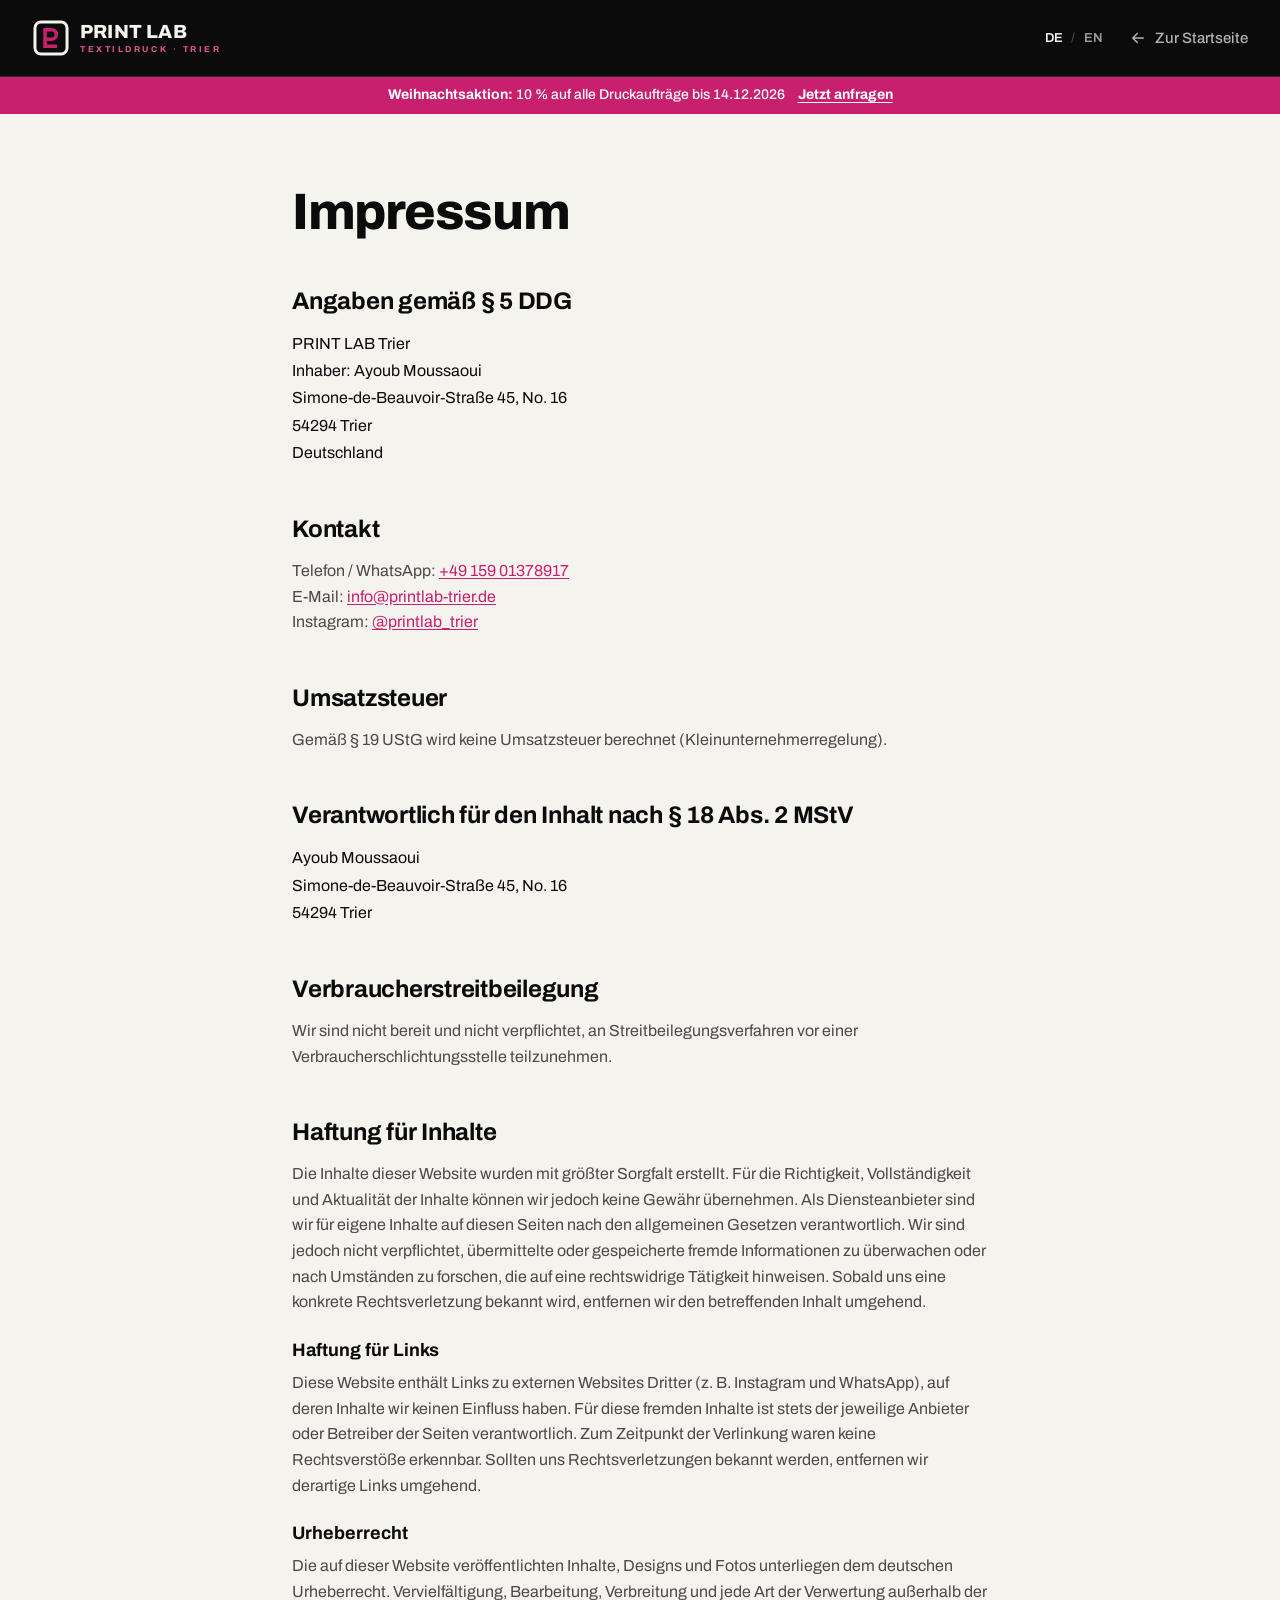
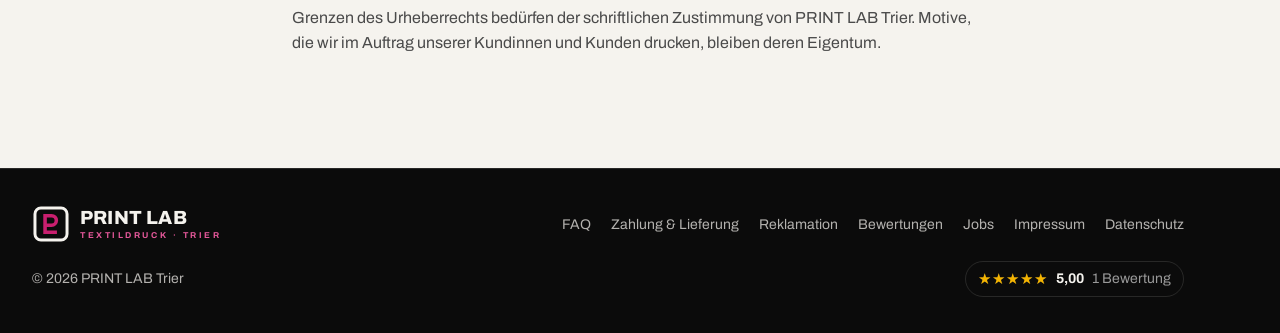
<file: impressum.html>
<!DOCTYPE html>
<html lang="de">
<head>
  <meta charset="UTF-8">
  <meta name="viewport" content="width=device-width, initial-scale=1">
  <title>Impressum | PRINT LAB Trier</title>
  <meta name="description" content="Impressum von PRINT LAB Trier: Anbieterkennzeichnung gemäß § 5 DDG.">
  <meta name="theme-color" content="#0B0B0B">
  <link rel="canonical" href="https://printlab-trier.de/impressum">
  <link rel="icon" href="/favicon.ico?v=d2028dc9" sizes="16x16 32x32 48x48">
  <link rel="icon" href="/assets/icons/favicon-48.png?v=d2028dc9" type="image/png" sizes="48x48">
  <link rel="icon" href="/assets/icons/favicon-96.png?v=d2028dc9" type="image/png" sizes="96x96">
  <link rel="icon" href="/assets/icons/icon-192.png?v=d2028dc9" type="image/png" sizes="192x192">
  <link rel="apple-touch-icon" href="/assets/icons/apple-touch-icon.png?v=d2028dc9" sizes="180x180">
  <link rel="manifest" href="/site.webmanifest?v=d2028dc9">
  <script src="js/head.js?v=d2028dc9"></script>
  <link rel="preload" href="assets/fonts/archivo-latin.woff2" as="font" type="font/woff2" crossorigin>

  <link rel="stylesheet" href="css/variables.css?v=d2028dc9">
  <link rel="stylesheet" href="css/base.css?v=d2028dc9">
  <link rel="stylesheet" href="css/layout.css?v=d2028dc9">
  <link rel="stylesheet" href="css/components.css?v=d2028dc9">
  <link rel="stylesheet" href="css/responsive.css?v=d2028dc9">
</head>
<body>
  <a class="skip-link" href="#main" data-i18n="skip">Zum Inhalt springen</a>

  <svg class="visually-hidden" aria-hidden="true" focusable="false">
    <symbol id="icon-arrow" viewBox="0 0 24 24"><path fill="none" stroke="currentColor" stroke-width="2" stroke-linecap="round" stroke-linejoin="round" d="M5 12h14M13 6l6 6-6 6"/></symbol>
  </svg>

  <header class="legal-header">
    <div class="container legal-header__inner">
      <a class="brand" href="/" aria-label="Zur Startseite von PRINT LAB Trier" data-i18n-aria="aria.home">
        <img class="brand__mark" src="assets/images/logo/printlab-mark-on-dark.svg" alt="" width="64" height="64">
        <span class="brand__text">
          <span class="brand__word">PRINT LAB</span>
          <span class="brand__tagline">Textildruck · Trier</span>
        </span>
      </a>
      <div class="legal-header__actions">
        <div class="lang-switch" role="group" aria-label="Sprache wählen" data-i18n-aria="aria.lang">
          <button class="lang-switch__btn is-active" type="button" data-lang="de" aria-pressed="true">DE</button>
          <span class="lang-switch__sep" aria-hidden="true">/</span>
          <button class="lang-switch__btn" type="button" data-lang="en" aria-pressed="false">EN</button>
        </div>
        <a class="legal-header__back" href="/">
          <svg aria-hidden="true"><use href="#icon-arrow"></use></svg>
          <span class="legal-header__back-label" data-i18n="back">Zur Startseite</span>
        </a>
      </div>
    </div>
  </header>

  <!-- Christmas campaign: shown only through html.promo-soon / html.promo-now (js/head.js);
       below the header, so in-app browsers (Instagram) and Safari tint
       their toolbar black like the header, not pink -->
  <div class="promo-bar">
    <p class="promo-bar__text">
      <strong data-i18n="promo.label">Weihnachtsaktion:</strong>
      <span class="promo-soon-only"><span class="promo-long" data-i18n="promo.soon">10 % auf alle Druckaufträge vom 14.11. bis 14.12.2026</span><span class="promo-short" data-i18n="promo.soonShort">10 % ab 14.11.</span></span>
      <span class="promo-now-only"><span class="promo-long" data-i18n="promo.now">10 % auf alle Druckaufträge bis 14.12.2026</span><span class="promo-short" data-i18n="promo.nowShort">10 % bis 14.12.</span></span>
      <a class="promo-bar__link" href="/#contact" data-i18n="promo.cta">Jetzt anfragen</a>
    </p>
  </div>

  <main id="main" class="legal">
    <div class="container legal__inner">
      <h1 class="legal__title" data-i18n="title">Impressum</h1>
      <p class="legal__text legal__en-note" data-lang-only="en" hidden>This is a translation for your convenience. Only the German version is legally binding.</p>

      <section class="legal__section" aria-labelledby="anbieter">
        <h2 class="legal__h2" id="anbieter" data-i18n="provider">Angaben gemäß § 5 DDG</h2>
        <address class="legal__address">
          PRINT LAB Trier<br>
          <span data-i18n="owner">Inhaber:</span> Ayoub Moussaoui<br>
          Simone-de-Beauvoir-Straße 45, No. 16<br>
          54294 Trier<br>
          <span data-i18n="country">Deutschland</span>
        </address>
      </section>

      <section class="legal__section" aria-labelledby="kontakt">
        <h2 class="legal__h2" id="kontakt" data-i18n="contact">Kontakt</h2>
        <p class="legal__text">
          <span data-i18n="phone">Telefon / WhatsApp:</span> <a class="legal__link" href="tel:+4915901378917">+49&nbsp;159&nbsp;01378917</a><br>
          <span data-i18n="email">E-Mail:</span> <a class="legal__link" href="mailto:info@printlab-trier.de">info@printlab-trier.de</a><br>
          Instagram: <a class="legal__link" href="https://instagram.com/printlab_trier" target="_blank" rel="noopener">@printlab_trier</a>
        </p>
      </section>

      <section class="legal__section" aria-labelledby="ust">
        <h2 class="legal__h2" id="ust" data-i18n="vat">Umsatzsteuer</h2>
        <p class="legal__text" data-i18n="vatText">Gemäß § 19 UStG wird keine Umsatzsteuer berechnet (Kleinunternehmerregelung).</p>
      </section>

      <section class="legal__section" aria-labelledby="verantwortlich">
        <h2 class="legal__h2" id="verantwortlich" data-i18n="responsible">Verantwortlich für den Inhalt nach § 18 Abs. 2 MStV</h2>
        <address class="legal__address">
          Ayoub Moussaoui<br>
          Simone-de-Beauvoir-Straße 45, No. 16<br>
          54294 Trier
        </address>
      </section>

      <section class="legal__section" aria-labelledby="streit">
        <h2 class="legal__h2" id="streit" data-i18n="dispute">Verbraucherstreitbeilegung</h2>
        <p class="legal__text" data-i18n="disputeText">Wir sind nicht bereit und nicht verpflichtet, an Streitbeilegungsverfahren vor einer Verbraucherschlichtungsstelle teilzunehmen.</p>
      </section>

      <section class="legal__section" aria-labelledby="haftung">
        <h2 class="legal__h2" id="haftung" data-i18n="liability">Haftung für Inhalte</h2>
        <p class="legal__text" data-i18n="liabilityText">Die Inhalte dieser Website wurden mit größter Sorgfalt erstellt. Für die Richtigkeit, Vollständigkeit und Aktualität der Inhalte können wir jedoch keine Gewähr übernehmen. Als Diensteanbieter sind wir für eigene Inhalte auf diesen Seiten nach den allgemeinen Gesetzen verantwortlich. Wir sind jedoch nicht verpflichtet, übermittelte oder gespeicherte fremde Informationen zu überwachen oder nach Umständen zu forschen, die auf eine rechtswidrige Tätigkeit hinweisen. Sobald uns eine konkrete Rechtsverletzung bekannt wird, entfernen wir den betreffenden Inhalt umgehend.</p>

        <h3 class="legal__h3" data-i18n="links">Haftung für Links</h3>
        <p class="legal__text" data-i18n="linksText">Diese Website enthält Links zu externen Websites Dritter (z.&nbsp;B. Instagram und WhatsApp), auf deren Inhalte wir keinen Einfluss haben. Für diese fremden Inhalte ist stets der jeweilige Anbieter oder Betreiber der Seiten verantwortlich. Zum Zeitpunkt der Verlinkung waren keine Rechtsverstöße erkennbar. Sollten uns Rechtsverletzungen bekannt werden, entfernen wir derartige Links umgehend.</p>

        <h3 class="legal__h3" data-i18n="copyright">Urheberrecht</h3>
        <p class="legal__text" data-i18n="copyrightText">Die auf dieser Website veröffentlichten Inhalte, Designs und Fotos unterliegen dem deutschen Urheberrecht. Vervielfältigung, Bearbeitung, Verbreitung und jede Art der Verwertung außerhalb der Grenzen des Urheberrechts bedürfen der schriftlichen Zustimmung von PRINT LAB Trier. Motive, die wir im Auftrag unserer Kundinnen und Kunden drucken, bleiben deren Eigentum.</p>
      </section>
    </div>
  </main>

  <footer class="site-footer">
    <div class="container site-footer__inner">
      <a class="brand brand--footer" href="/" aria-label="Zur Startseite von PRINT LAB Trier" data-i18n-aria="aria.home">
        <img class="brand__mark" src="assets/images/logo/printlab-mark-on-dark.svg" alt="" width="64" height="64">
        <span class="brand__text">
          <span class="brand__word">PRINT LAB</span>
          <span class="brand__tagline">Textildruck · Trier</span>
        </span>
      </a>
      <p class="site-footer__meta">© <span data-year></span> PRINT LAB Trier</p>
      <ul class="footer-links" role="list">
        <li><a class="footer-links__link" href="/#faq">FAQ</a></li>
        <li><a class="footer-links__link" href="zahlung" data-i18n="footerPayment">Zahlung &amp; Lieferung</a></li>
        <li><a class="footer-links__link" href="reklamation" data-i18n="footerClaim">Reklamation</a></li>
        <li><a class="footer-links__link" href="bewertungen" data-i18n="footerReview">Bewertungen</a></li>
        <li><a class="footer-links__link" href="karriere">Jobs</a></li>
        <li><a class="footer-links__link" href="impressum" aria-current="page" data-i18n="footerImprint">Impressum</a></li>
        <li><a class="footer-links__link" href="datenschutz" data-i18n="footerPrivacy">Datenschutz</a></li>
      </ul>
      <a class="footer-rating" href="bewertungen" hidden data-footer-rating>
        <span class="rv-stars footer-rating__stars" aria-hidden="true"><span class="rv-stars__fill" data-footer-stars></span></span>
        <strong class="footer-rating__score" data-footer-score></strong>
        <span class="footer-rating__count" data-footer-count></span>
      </a>
    </div>
  </footer>

  <script src="js/lang-switch.js?v=d2028dc9" defer></script>
  <script src="js/impressum.js?v=d2028dc9" defer></script>
  <script src="js/footer-rating.js?v=d2028dc9" defer></script>
</body>
</html>
</file>
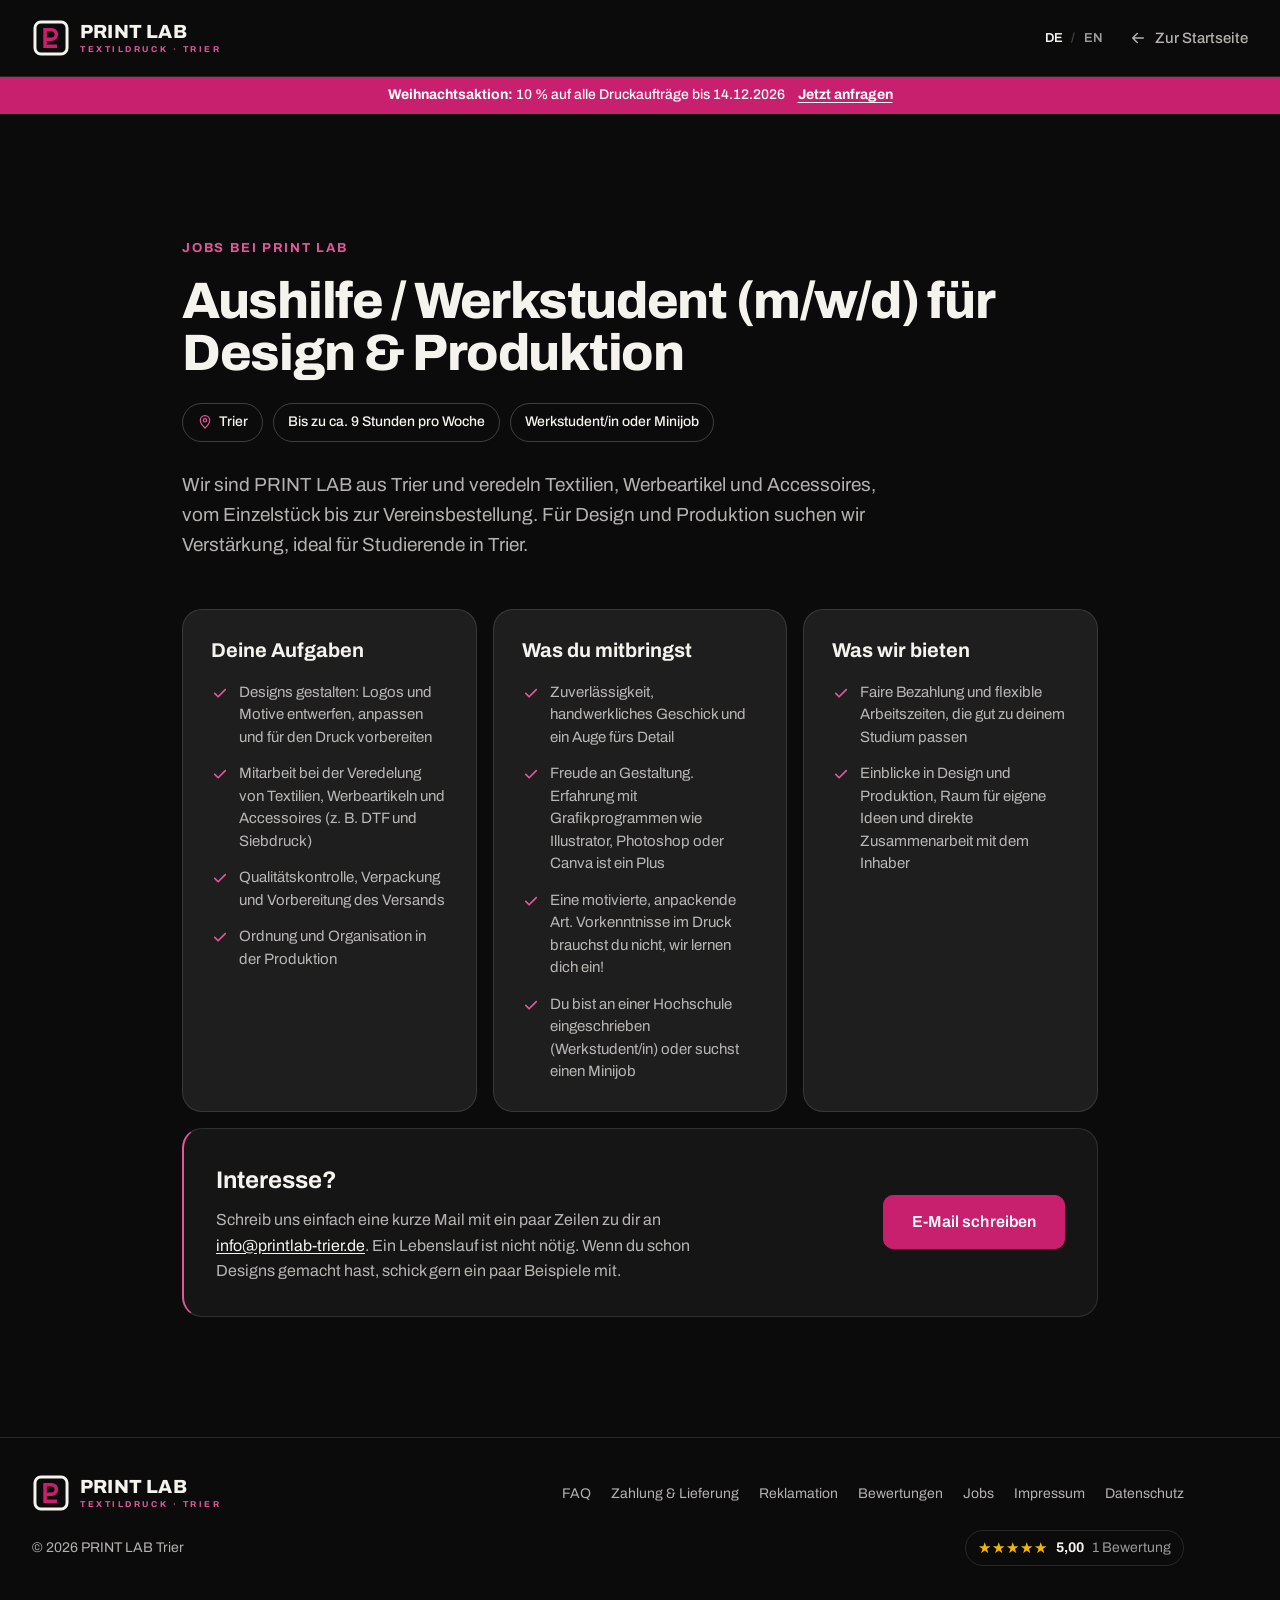
<file: karriere.html>
<!DOCTYPE html>
<html lang="de">
<head>
  <meta charset="UTF-8">
  <meta name="viewport" content="width=device-width, initial-scale=1">
  <title>Jobs: Aushilfe / Werkstudent (m/w/d) in Trier | PRINT LAB Trier</title>
  <meta name="description" content="PRINT LAB Trier sucht eine Aushilfe oder einen Werkstudenten (m/w/d) für Design und Produktion. Bis zu ca. 9 Stunden pro Woche, flexibel neben dem Studium.">
  <meta name="theme-color" content="#0B0B0B">
  <link rel="canonical" href="https://printlab-trier.de/karriere">
  <link rel="icon" href="/favicon.ico?v=d2028dc9" sizes="16x16 32x32 48x48">
  <link rel="icon" href="/assets/icons/favicon-48.png?v=d2028dc9" type="image/png" sizes="48x48">
  <link rel="icon" href="/assets/icons/favicon-96.png?v=d2028dc9" type="image/png" sizes="96x96">
  <link rel="icon" href="/assets/icons/icon-192.png?v=d2028dc9" type="image/png" sizes="192x192">
  <link rel="apple-touch-icon" href="/assets/icons/apple-touch-icon.png?v=d2028dc9" sizes="180x180">
  <link rel="manifest" href="/site.webmanifest?v=d2028dc9">
  <script src="js/head.js?v=d2028dc9"></script>
  <link rel="preload" href="assets/fonts/archivo-latin.woff2" as="font" type="font/woff2" crossorigin>

  <link rel="stylesheet" href="css/variables.css?v=d2028dc9">
  <link rel="stylesheet" href="css/base.css?v=d2028dc9">
  <link rel="stylesheet" href="css/layout.css?v=d2028dc9">
  <link rel="stylesheet" href="css/components.css?v=d2028dc9">
  <link rel="stylesheet" href="css/responsive.css?v=d2028dc9">

  <!-- Job posting for Google search (Google for Jobs) -->
  <script type="application/ld+json">
  {
    "@context": "https://schema.org",
    "@type": "JobPosting",
    "title": "Aushilfe / Werkstudent (m/w/d) für Design & Produktion",
    "description": "<p>Bis zu ca. 9 Stunden pro Woche, ideal für Studierende in Trier.</p><p><strong>Deine Aufgaben:</strong> Designs gestalten und Kundenmotive druckfertig vorbereiten; Mitarbeit bei der Veredelung von Textilien, Werbeartikeln und Accessoires (z. B. DTF und Siebdruck); Qualitätskontrolle, Verpackung und Vorbereitung des Versands; Ordnung und Organisation in der Produktion.</p><p><strong>Was du mitbringst:</strong> Zuverlässigkeit, handwerkliches Geschick und ein Auge fürs Detail; Freude an Gestaltung (Erfahrung mit Grafikprogrammen wie Illustrator, Photoshop oder Canva ist ein Plus); eine motivierte, anpackende Art (keine Vorkenntnisse nötig, wir lernen dich ein); Einschreibung an einer Hochschule (Werkstudent/in) oder Interesse an einem Minijob.</p><p><strong>Was wir bieten:</strong> Faire Bezahlung, flexible Arbeitszeiten neben dem Studium, Einblicke in Design und Produktion, Raum für eigene Ideen und direkte Zusammenarbeit mit dem Inhaber.</p><p>Bewerbung: kurze E-Mail an info@printlab-trier.de.</p>",
    "datePosted": "2026-10-14",
    "employmentType": "PART_TIME",
    "hiringOrganization": {
      "@type": "Organization",
      "name": "PRINT LAB Trier",
      "sameAs": "https://printlab-trier.de/",
      "logo": "https://printlab-trier.de/assets/icons/icon-512.png"
    },
    "jobLocation": {
      "@type": "Place",
      "address": {
        "@type": "PostalAddress",
        "addressLocality": "Trier",
        "postalCode": "54294",
        "addressRegion": "Rheinland-Pfalz",
        "addressCountry": "DE"
      }
    },
    "directApply": false
  }
  </script>
</head>
<body class="page-dark">
  <a class="skip-link" href="#main" data-i18n="skip">Zum Inhalt springen</a>

  <svg class="visually-hidden" aria-hidden="true" focusable="false">
    <symbol id="icon-arrow" viewBox="0 0 24 24"><path fill="none" stroke="currentColor" stroke-width="2" stroke-linecap="round" stroke-linejoin="round" d="M5 12h14M13 6l6 6-6 6"/></symbol>
    <symbol id="icon-check" viewBox="0 0 24 24"><path fill="none" stroke="currentColor" stroke-width="2.2" stroke-linecap="round" stroke-linejoin="round" d="m5 12.5 4.5 4.5L19 7.5"/></symbol>
    <symbol id="icon-pin" viewBox="0 0 24 24"><path fill="none" stroke="currentColor" stroke-width="1.8" stroke-linejoin="round" d="M12 21s-7-6.2-7-11.5a7 7 0 0 1 14 0C19 14.8 12 21 12 21Z"/><circle cx="12" cy="9.5" r="2.5" fill="none" stroke="currentColor" stroke-width="1.8"/></symbol>
    <symbol id="icon-whatsapp" viewBox="0 0 24 24"><path fill="currentColor" d="M12.04 2C6.58 2 2.13 6.45 2.13 11.91c0 1.75.46 3.45 1.32 4.95L2.05 22l5.25-1.38a9.9 9.9 0 0 0 4.74 1.21h.01c5.46 0 9.9-4.45 9.9-9.91 0-2.65-1.03-5.14-2.9-7.01A9.82 9.82 0 0 0 12.04 2Zm0 18.15h-.01a8.2 8.2 0 0 1-4.19-1.15l-.3-.18-3.12.82.83-3.04-.2-.31a8.2 8.2 0 0 1-1.26-4.38c0-4.54 3.7-8.23 8.25-8.23a8.18 8.18 0 0 1 8.23 8.24c0 4.54-3.7 8.23-8.23 8.23Zm4.52-6.16c-.25-.12-1.47-.72-1.69-.81-.23-.08-.39-.12-.56.13-.17.25-.64.81-.78.97-.14.17-.29.19-.54.06-.25-.12-1.05-.39-1.99-1.23-.74-.66-1.23-1.47-1.38-1.72-.14-.25-.02-.38.11-.51.11-.11.25-.29.37-.43.13-.15.17-.25.25-.42.08-.17.04-.31-.02-.43-.06-.13-.56-1.34-.76-1.84-.2-.48-.41-.42-.56-.43h-.48c-.17 0-.43.06-.66.31-.23.25-.87.85-.87 2.07 0 1.22.89 2.4 1.01 2.56.12.17 1.75 2.67 4.23 3.74.59.26 1.05.41 1.41.52.59.19 1.13.16 1.56.1.48-.07 1.47-.6 1.67-1.18.21-.58.21-1.07.14-1.18-.06-.1-.22-.16-.47-.28Z"/></symbol>
  </svg>

  <header class="legal-header">
    <div class="container legal-header__inner">
      <a class="brand" href="/" aria-label="Zur Startseite von PRINT LAB Trier" data-i18n-aria="aria.home">
        <img class="brand__mark" src="assets/images/logo/printlab-mark-on-dark.svg" alt="" width="64" height="64">
        <span class="brand__text">
          <span class="brand__word">PRINT LAB</span>
          <span class="brand__tagline">Textildruck · Trier</span>
        </span>
      </a>
      <div class="legal-header__actions">
        <div class="lang-switch" role="group" aria-label="Sprache wählen" data-i18n-aria="aria.lang">
          <button class="lang-switch__btn is-active" type="button" data-lang="de" aria-pressed="true">DE</button>
          <span class="lang-switch__sep" aria-hidden="true">/</span>
          <button class="lang-switch__btn" type="button" data-lang="en" aria-pressed="false">EN</button>
        </div>
        <a class="legal-header__back" href="/">
          <svg aria-hidden="true"><use href="#icon-arrow"></use></svg>
          <span class="legal-header__back-label" data-i18n="back">Zur Startseite</span>
        </a>
      </div>
    </div>
  </header>

  <!-- Christmas campaign: shown only through html.promo-soon / html.promo-now (js/head.js);
       below the header, so in-app browsers (Instagram) and Safari tint
       their toolbar black like the header, not pink -->
  <div class="promo-bar">
    <p class="promo-bar__text">
      <strong data-i18n="promo.label">Weihnachtsaktion:</strong>
      <span class="promo-soon-only"><span class="promo-long" data-i18n="promo.soon">10 % auf alle Druckaufträge vom 14.11. bis 14.12.2026</span><span class="promo-short" data-i18n="promo.soonShort">10 % ab 14.11.</span></span>
      <span class="promo-now-only"><span class="promo-long" data-i18n="promo.now">10 % auf alle Druckaufträge bis 14.12.2026</span><span class="promo-short" data-i18n="promo.nowShort">10 % bis 14.12.</span></span>
      <a class="promo-bar__link" href="/#contact" data-i18n="promo.cta">Jetzt anfragen</a>
    </p>
  </div>

  <main id="main" class="section section--dark job">
    <div class="container job__inner">
      <p class="section-head__kicker" data-i18n="kicker">Jobs bei PRINT LAB</p>
      <h1 class="section-head__title job__title" data-i18n="title">Aushilfe / Werkstudent (m/w/d) für Design &amp; Produktion</h1>
      <ul class="job-facts" role="list">
        <li class="job-facts__item"><svg class="job-facts__icon" aria-hidden="true"><use href="#icon-pin"></use></svg>Trier</li>
        <li class="job-facts__item" data-i18n="fact2">Bis zu ca. 9 Stunden pro Woche</li>
        <li class="job-facts__item" data-i18n="fact3">Werkstudent/in oder Minijob</li>
      </ul>
      <p class="contact__lead job__lead" data-i18n="lead">Wir sind PRINT LAB aus Trier und veredeln Textilien, Werbeartikel und Accessoires, vom Einzelstück bis zur Vereinsbestellung. Für Design und Produktion suchen wir Verstärkung, ideal für Studierende in Trier.</p>

      <div class="job-cards">
          <section class="job-card" aria-labelledby="aufgaben">
            <h2 class="job-card__title" id="aufgaben" data-i18n="tasksTitle">Deine Aufgaben</h2>
            <ul class="job-list" role="list">
              <li class="job-list__item"><svg class="job-list__icon" aria-hidden="true"><use href="#icon-check"></use></svg><span data-i18n="task1">Designs gestalten: Logos und Motive entwerfen, anpassen und für den Druck vorbereiten</span></li>
              <li class="job-list__item"><svg class="job-list__icon" aria-hidden="true"><use href="#icon-check"></use></svg><span data-i18n="task2">Mitarbeit bei der Veredelung von Textilien, Werbeartikeln und Accessoires (z. B. DTF und Siebdruck)</span></li>
              <li class="job-list__item"><svg class="job-list__icon" aria-hidden="true"><use href="#icon-check"></use></svg><span data-i18n="task3">Qualitätskontrolle, Verpackung und Vorbereitung des Versands</span></li>
              <li class="job-list__item"><svg class="job-list__icon" aria-hidden="true"><use href="#icon-check"></use></svg><span data-i18n="task4">Ordnung und Organisation in der Produktion</span></li>
            </ul>
          </section>
          <section class="job-card" aria-labelledby="profil">
            <h2 class="job-card__title" id="profil" data-i18n="profileTitle">Was du mitbringst</h2>
            <ul class="job-list" role="list">
              <li class="job-list__item"><svg class="job-list__icon" aria-hidden="true"><use href="#icon-check"></use></svg><span data-i18n="profile1">Zuverlässigkeit, handwerkliches Geschick und ein Auge fürs Detail</span></li>
              <li class="job-list__item"><svg class="job-list__icon" aria-hidden="true"><use href="#icon-check"></use></svg><span data-i18n="profile2">Freude an Gestaltung. Erfahrung mit Grafikprogrammen wie Illustrator, Photoshop oder Canva ist ein Plus</span></li>
              <li class="job-list__item"><svg class="job-list__icon" aria-hidden="true"><use href="#icon-check"></use></svg><span data-i18n="profile3">Eine motivierte, anpackende Art. Vorkenntnisse im Druck brauchst du nicht, wir lernen dich ein!</span></li>
              <li class="job-list__item"><svg class="job-list__icon" aria-hidden="true"><use href="#icon-check"></use></svg><span data-i18n="profile4">Du bist an einer Hochschule eingeschrieben (Werkstudent/in) oder suchst einen Minijob</span></li>
            </ul>
          </section>
          <section class="job-card" aria-labelledby="angebot">
            <h2 class="job-card__title" id="angebot" data-i18n="offerTitle">Was wir bieten</h2>
            <ul class="job-list" role="list">
              <li class="job-list__item"><svg class="job-list__icon" aria-hidden="true"><use href="#icon-check"></use></svg><span data-i18n="offer1">Faire Bezahlung und flexible Arbeitszeiten, die gut zu deinem Studium passen</span></li>
              <li class="job-list__item"><svg class="job-list__icon" aria-hidden="true"><use href="#icon-check"></use></svg><span data-i18n="offer2">Einblicke in Design und Produktion, Raum für eigene Ideen und direkte Zusammenarbeit mit dem Inhaber</span></li>
            </ul>
          </section>
      </div>

      <section class="job-apply" aria-labelledby="bewerbung">
        <div class="job-apply__body">
          <h2 class="job-apply__title" id="bewerbung" data-i18n="applyTitle">Interesse?</h2>
          <p class="job-apply__text"><span data-i18n="apply1">Schreib uns einfach eine kurze Mail mit ein paar Zeilen zu dir an</span> <a class="job-apply__link" href="mailto:info@printlab-trier.de?subject=Bewerbung%20Aushilfe%20%2F%20Werkstudent%20(m%2Fw%2Fd)">info@printlab-trier.de</a><span data-i18n="apply2">. Ein Lebenslauf ist nicht nötig. Wenn du schon Designs gemacht hast, schick gern ein paar Beispiele mit.</span></p>
        </div>
        <div class="job-apply__actions">
          <a class="btn btn--primary" href="mailto:info@printlab-trier.de?subject=Bewerbung%20Aushilfe%20%2F%20Werkstudent%20(m%2Fw%2Fd)" data-i18n="applyBtn">E-Mail schreiben</a>
        </div>
      </section>
    </div>
  </main>

  <footer class="site-footer">
    <div class="container site-footer__inner">
      <a class="brand brand--footer" href="/" aria-label="Zur Startseite von PRINT LAB Trier" data-i18n-aria="aria.home">
        <img class="brand__mark" src="assets/images/logo/printlab-mark-on-dark.svg" alt="" width="64" height="64">
        <span class="brand__text">
          <span class="brand__word">PRINT LAB</span>
          <span class="brand__tagline">Textildruck · Trier</span>
        </span>
      </a>
      <p class="site-footer__meta">© <span data-year></span> PRINT LAB Trier</p>
      <ul class="footer-links" role="list">
        <li><a class="footer-links__link" href="/#faq">FAQ</a></li>
        <li><a class="footer-links__link" href="zahlung" data-i18n="footerPayment">Zahlung &amp; Lieferung</a></li>
        <li><a class="footer-links__link" href="reklamation" data-i18n="footerClaim">Reklamation</a></li>
        <li><a class="footer-links__link" href="bewertungen" data-i18n="footerReview">Bewertungen</a></li>
        <li><a class="footer-links__link" href="karriere" aria-current="page">Jobs</a></li>
        <li><a class="footer-links__link" href="impressum" data-i18n="footerImprint">Impressum</a></li>
        <li><a class="footer-links__link" href="datenschutz" data-i18n="footerPrivacy">Datenschutz</a></li>
      </ul>
      <a class="footer-rating" href="bewertungen" hidden data-footer-rating>
        <span class="rv-stars footer-rating__stars" aria-hidden="true"><span class="rv-stars__fill" data-footer-stars></span></span>
        <strong class="footer-rating__score" data-footer-score></strong>
        <span class="footer-rating__count" data-footer-count></span>
      </a>
    </div>
  </footer>

  <script src="js/lang-switch.js?v=d2028dc9" defer></script>
  <script src="js/karriere.js?v=d2028dc9" defer></script>
  <script src="js/footer-rating.js?v=d2028dc9" defer></script>
</body>
</html>
</file>
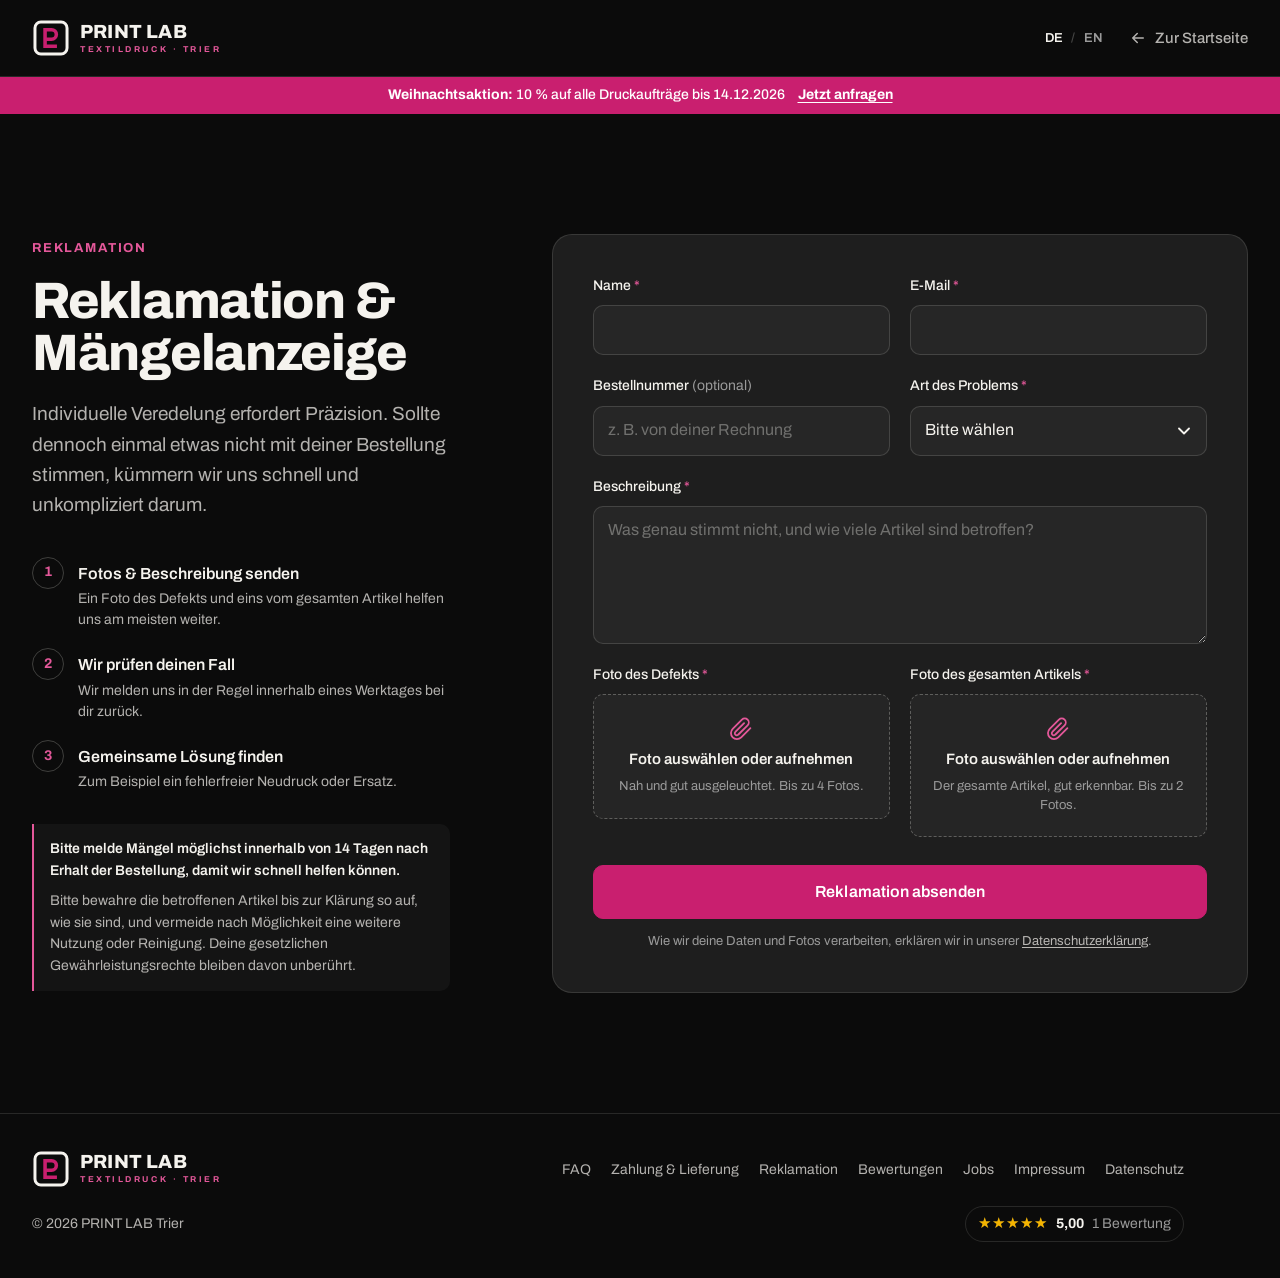
<file: reklamation.html>
<!DOCTYPE html>
<html lang="de">
<head>
  <meta charset="UTF-8">
  <meta name="viewport" content="width=device-width, initial-scale=1">
  <title>Reklamation &amp; Mängelanzeige | PRINT LAB Trier</title>
  <meta name="description" content="Stimmt etwas mit deiner Bestellung nicht? Reklamation bei PRINT LAB Trier einfach online einreichen: Fotos hochladen, Problem beschreiben, schnelle Lösung.">
  <meta name="theme-color" content="#0B0B0B">
  <link rel="canonical" href="https://printlab-trier.de/reklamation">
  <link rel="icon" href="/favicon.ico?v=d2028dc9" sizes="16x16 32x32 48x48">
  <link rel="icon" href="/assets/icons/favicon-48.png?v=d2028dc9" type="image/png" sizes="48x48">
  <link rel="icon" href="/assets/icons/favicon-96.png?v=d2028dc9" type="image/png" sizes="96x96">
  <link rel="icon" href="/assets/icons/icon-192.png?v=d2028dc9" type="image/png" sizes="192x192">
  <link rel="apple-touch-icon" href="/assets/icons/apple-touch-icon.png?v=d2028dc9" sizes="180x180">
  <link rel="manifest" href="/site.webmanifest?v=d2028dc9">
  <script src="js/head.js?v=d2028dc9"></script>
  <link rel="preload" href="assets/fonts/archivo-latin.woff2" as="font" type="font/woff2" crossorigin>

  <link rel="stylesheet" href="css/variables.css?v=d2028dc9">
  <link rel="stylesheet" href="css/base.css?v=d2028dc9">
  <link rel="stylesheet" href="css/layout.css?v=d2028dc9">
  <link rel="stylesheet" href="css/components.css?v=d2028dc9">
  <link rel="stylesheet" href="css/responsive.css?v=d2028dc9">
</head>
<body class="page-dark">
  <a class="skip-link" href="#main" data-i18n="skip">Zum Inhalt springen</a>

  <svg class="visually-hidden" aria-hidden="true" focusable="false">
    <symbol id="icon-whatsapp" viewBox="0 0 24 24"><path fill="currentColor" d="M12.04 2C6.58 2 2.13 6.45 2.13 11.91c0 1.75.46 3.45 1.32 4.95L2.05 22l5.25-1.38a9.9 9.9 0 0 0 4.74 1.21h.01c5.46 0 9.9-4.45 9.9-9.91 0-2.65-1.03-5.14-2.9-7.01A9.82 9.82 0 0 0 12.04 2Zm0 18.15h-.01a8.2 8.2 0 0 1-4.19-1.15l-.3-.18-3.12.82.83-3.04-.2-.31a8.2 8.2 0 0 1-1.26-4.38c0-4.54 3.7-8.23 8.25-8.23a8.18 8.18 0 0 1 8.23 8.24c0 4.54-3.7 8.23-8.23 8.23Zm4.52-6.16c-.25-.12-1.47-.72-1.69-.81-.23-.08-.39-.12-.56.13-.17.25-.64.81-.78.97-.14.17-.29.19-.54.06-.25-.12-1.05-.39-1.99-1.23-.74-.66-1.23-1.47-1.38-1.72-.14-.25-.02-.38.11-.51.11-.11.25-.29.37-.43.13-.15.17-.25.25-.42.08-.17.04-.31-.02-.43-.06-.13-.56-1.34-.76-1.84-.2-.48-.41-.42-.56-.43h-.48c-.17 0-.43.06-.66.31-.23.25-.87.85-.87 2.07 0 1.22.89 2.4 1.01 2.56.12.17 1.75 2.67 4.23 3.74.59.26 1.05.41 1.41.52.59.19 1.13.16 1.56.1.48-.07 1.47-.6 1.67-1.18.21-.58.21-1.07.14-1.18-.06-.1-.22-.16-.47-.28Z"/></symbol>
    <symbol id="icon-arrow" viewBox="0 0 24 24"><path fill="none" stroke="currentColor" stroke-width="2" stroke-linecap="round" stroke-linejoin="round" d="M5 12h14M13 6l6 6-6 6"/></symbol>
    <symbol id="icon-check" viewBox="0 0 24 24"><path fill="none" stroke="currentColor" stroke-width="2.2" stroke-linecap="round" stroke-linejoin="round" d="m5 12.5 4.5 4.5L19 7.5"/></symbol>
    <symbol id="icon-clip" viewBox="0 0 24 24"><path fill="none" stroke="currentColor" stroke-width="1.8" stroke-linecap="round" stroke-linejoin="round" d="m21.4 11.1-9.2 9.2a6 6 0 0 1-8.5-8.5l9.2-9.2a4 4 0 0 1 5.7 5.7l-9.2 9.2a2 2 0 1 1-2.8-2.8l8.5-8.5"/></symbol>
  </svg>

  <header class="legal-header">
    <div class="container legal-header__inner">
      <a class="brand" href="/" aria-label="Zur Startseite von PRINT LAB Trier" data-i18n-aria="aria.home">
        <img class="brand__mark" src="assets/images/logo/printlab-mark-on-dark.svg" alt="" width="64" height="64">
        <span class="brand__text">
          <span class="brand__word">PRINT LAB</span>
          <span class="brand__tagline">Textildruck · Trier</span>
        </span>
      </a>
      <div class="legal-header__actions">
        <div class="lang-switch" role="group" aria-label="Sprache wählen" data-i18n-aria="aria.lang">
          <button class="lang-switch__btn is-active" type="button" data-lang="de" aria-pressed="true">DE</button>
          <span class="lang-switch__sep" aria-hidden="true">/</span>
          <button class="lang-switch__btn" type="button" data-lang="en" aria-pressed="false">EN</button>
        </div>
        <a class="legal-header__back" href="/">
          <svg aria-hidden="true"><use href="#icon-arrow"></use></svg>
          <span class="legal-header__back-label" data-i18n="back">Zur Startseite</span>
        </a>
      </div>
    </div>
  </header>

  <!-- Christmas campaign: shown only through html.promo-soon / html.promo-now (js/head.js);
       below the header, so in-app browsers (Instagram) and Safari tint
       their toolbar black like the header, not pink -->
  <div class="promo-bar">
    <p class="promo-bar__text">
      <strong data-i18n="promo.label">Weihnachtsaktion:</strong>
      <span class="promo-soon-only"><span class="promo-long" data-i18n="promo.soon">10 % auf alle Druckaufträge vom 14.11. bis 14.12.2026</span><span class="promo-short" data-i18n="promo.soonShort">10 % ab 14.11.</span></span>
      <span class="promo-now-only"><span class="promo-long" data-i18n="promo.now">10 % auf alle Druckaufträge bis 14.12.2026</span><span class="promo-short" data-i18n="promo.nowShort">10 % bis 14.12.</span></span>
      <a class="promo-bar__link" href="/#contact" data-i18n="promo.cta">Jetzt anfragen</a>
    </p>
  </div>

  <main id="main" class="section section--dark claim">
    <div class="container contact">
      <div class="contact__info">
        <p class="section-head__kicker" data-i18n="kicker">Reklamation</p>
        <h1 class="section-head__title claim__title" data-i18n="title">Reklamation &amp; Mängelanzeige</h1>
        <p class="contact__lead" data-i18n="lead">Individuelle Veredelung erfordert Präzision. Sollte dennoch einmal etwas nicht mit deiner Bestellung stimmen, kümmern wir uns schnell und unkompliziert darum.</p>

        <ol class="claim-steps" role="list">
          <li class="claim-steps__item">
            <span class="claim-steps__num">1</span>
            <span class="claim-steps__body"><strong class="claim-steps__title" data-i18n="step1">Fotos &amp; Beschreibung senden</strong><span class="claim-steps__text" data-i18n="step1Text">Ein Foto des Defekts und eins vom gesamten Artikel helfen uns am meisten weiter.</span></span>
          </li>
          <li class="claim-steps__item">
            <span class="claim-steps__num">2</span>
            <span class="claim-steps__body"><strong class="claim-steps__title" data-i18n="step2">Wir prüfen deinen Fall</strong><span class="claim-steps__text" data-i18n="step2Text">Wir melden uns in der Regel innerhalb eines Werktages bei dir zurück.</span></span>
          </li>
          <li class="claim-steps__item">
            <span class="claim-steps__num">3</span>
            <span class="claim-steps__body"><strong class="claim-steps__title" data-i18n="step3">Gemeinsame Lösung finden</strong><span class="claim-steps__text" data-i18n="step3Text">Zum Beispiel ein fehlerfreier Neudruck oder Ersatz.</span></span>
          </li>
        </ol>

        <div class="claim-note">
          <p class="claim-note__deadline" data-i18n="deadline">Bitte melde Mängel möglichst innerhalb von 14&nbsp;Tagen nach Erhalt der Bestellung, damit wir schnell helfen können.</p>
          <p class="claim-note__text" data-i18n="note">Bitte bewahre die betroffenen Artikel bis zur Klärung so auf, wie sie sind, und vermeide nach Möglichkeit eine weitere Nutzung oder Reinigung. Deine gesetzlichen Gewährleistungsrechte bleiben davon unberührt.</p>
        </div>
      </div>

      <form class="quote-form" id="claim-form" action="anfrage.php" method="post" enctype="multipart/form-data" novalidate data-claim-form>
        <input type="hidden" name="form" value="reklamation">
        <div class="quote-form__grid">
          <div class="field-hidden" aria-hidden="true">
            <label for="c-website">Website</label>
            <input type="text" id="c-website" name="website" tabindex="-1" autocomplete="off">
          </div>
          <div class="field">
            <label class="field__label" for="c-name"><span data-i18n="name">Name</span> <span class="field__req" aria-hidden="true">*</span></label>
            <input class="field__input" id="c-name" name="name" type="text" autocomplete="name" required>
            <p class="field__error" data-error-for="c-name"></p>
          </div>
          <div class="field">
            <label class="field__label" for="c-email"><span data-i18n="email">E-Mail</span> <span class="field__req" aria-hidden="true">*</span></label>
            <input class="field__input" id="c-email" name="email" type="email" autocomplete="email" inputmode="email" required>
            <p class="field__error" data-error-for="c-email"></p>
          </div>
          <div class="field">
            <label class="field__label" for="c-order"><span data-i18n="order">Bestellnummer</span> <span class="field__opt" data-i18n="optional">(optional)</span></label>
            <input class="field__input" id="c-order" name="order" type="text" autocomplete="off" placeholder="z. B. von deiner Rechnung" data-i18n-placeholder="orderPh">
          </div>
          <div class="field">
            <label class="field__label" for="c-issue"><span data-i18n="issue">Art des Problems</span> <span class="field__req" aria-hidden="true">*</span></label>
            <select class="field__input field__input--select" id="c-issue" name="issue" required>
              <option value="" data-i18n="choose">Bitte wählen</option>
              <option value="Druckfehler / Druckqualität" data-i18n="issue1">Druckfehler / Druckqualität</option>
              <option value="Beschädigter Artikel" data-i18n="issue2">Beschädigter Artikel</option>
              <option value="Falsche Größe oder Farbe" data-i18n="issue3">Falsche Größe oder Farbe</option>
              <option value="Falsches Motiv oder Position" data-i18n="issue4">Falsches Motiv oder Position</option>
              <option value="Sonstiges" data-i18n="issue5">Sonstiges</option>
            </select>
            <p class="field__error" data-error-for="c-issue"></p>
          </div>
          <div class="field field--full">
            <label class="field__label" for="c-message"><span data-i18n="message">Beschreibung</span> <span class="field__req" aria-hidden="true">*</span></label>
            <textarea class="field__input field__input--area" id="c-message" name="message" rows="5" placeholder="Was genau stimmt nicht, und wie viele Artikel sind betroffen?" data-i18n-placeholder="messagePh" required></textarea>
            <p class="field__error" data-error-for="c-message"></p>
          </div>

          <div class="field upload photo-upload" data-photo-zone="photos_defect" data-max="4">
            <label class="field__label" for="c-photos-defect"><span data-i18n="photoDefect">Foto des Defekts</span> <span class="field__req" aria-hidden="true">*</span></label>
            <div class="upload__zone">
              <input class="upload__input" id="c-photos-defect" type="file" accept="image/*,.heic,.heif" multiple>
              <svg class="upload__icon" aria-hidden="true"><use href="#icon-clip"></use></svg>
              <span class="upload__cta" data-i18n="photoCta">Foto auswählen oder aufnehmen</span>
              <span class="upload__hint" data-i18n="photoDefectHint">Nah und gut ausgeleuchtet. Bis zu 4 Fotos.</span>
            </div>
            <ul class="photo-upload__list" role="list" data-photo-list></ul>
            <p class="field__error" data-error-for="c-photos-defect"></p>
          </div>
          <div class="field upload photo-upload" data-photo-zone="photos_item" data-max="2">
            <label class="field__label" for="c-photos-item"><span data-i18n="photoItem">Foto des gesamten Artikels</span> <span class="field__req" aria-hidden="true">*</span></label>
            <div class="upload__zone">
              <input class="upload__input" id="c-photos-item" type="file" accept="image/*,.heic,.heif" multiple>
              <svg class="upload__icon" aria-hidden="true"><use href="#icon-clip"></use></svg>
              <span class="upload__cta" data-i18n="photoCta">Foto auswählen oder aufnehmen</span>
              <span class="upload__hint" data-i18n="photoItemHint">Der gesamte Artikel, gut erkennbar. Bis zu 2 Fotos.</span>
            </div>
            <ul class="photo-upload__list" role="list" data-photo-list></ul>
            <p class="field__error" data-error-for="c-photos-item"></p>
          </div>
        </div>

        <div class="quote-form__footer">
          <button class="btn btn--primary btn--block" type="submit" data-i18n="submit">Reklamation absenden</button>
          <p class="quote-form__privacy"><span data-i18n="privacy">Wie wir deine Daten und Fotos verarbeiten, erklären wir in unserer</span> <a class="quote-form__privacy-link" href="datenschutz#anfrage" data-i18n="privacyLink">Datenschutzerklärung</a>.</p>
        </div>
        <div class="quote-form__status" role="status" aria-live="polite" tabindex="-1" data-form-status></div>
      </form>

      <div class="quote-form claim-success" tabindex="-1" data-claim-success hidden>
        <span class="claim-success__icon"><svg aria-hidden="true"><use href="#icon-check"></use></svg></span>
        <h2 class="claim-success__title" data-i18n="successTitle">Danke, deine Reklamation ist angekommen.</h2>
        <p class="claim-success__text" data-i18n="successText">Du bekommst gleich eine Bestätigung per E-Mail. Wir prüfen deine Fotos und melden uns in der Regel innerhalb eines Werktags mit einer Lösung bei dir.</p>
        <a class="btn btn--outline claim-success__btn" href="/" data-i18n="back">Zur Startseite</a>
      </div>
    </div>
  </main>

  <footer class="site-footer">
    <div class="container site-footer__inner">
      <a class="brand brand--footer" href="/" aria-label="Zur Startseite von PRINT LAB Trier" data-i18n-aria="aria.home">
        <img class="brand__mark" src="assets/images/logo/printlab-mark-on-dark.svg" alt="" width="64" height="64">
        <span class="brand__text">
          <span class="brand__word">PRINT LAB</span>
          <span class="brand__tagline">Textildruck · Trier</span>
        </span>
      </a>
      <p class="site-footer__meta">© <span data-year></span> PRINT LAB Trier</p>
      <ul class="footer-links" role="list">
        <li><a class="footer-links__link" href="/#faq">FAQ</a></li>
        <li><a class="footer-links__link" href="zahlung" data-i18n="footerPayment">Zahlung &amp; Lieferung</a></li>
        <li><a class="footer-links__link" href="reklamation" aria-current="page" data-i18n="footerClaim">Reklamation</a></li>
        <li><a class="footer-links__link" href="bewertungen" data-i18n="footerReview">Bewertungen</a></li>
        <li><a class="footer-links__link" href="karriere">Jobs</a></li>
        <li><a class="footer-links__link" href="impressum" data-i18n="footerImprint">Impressum</a></li>
        <li><a class="footer-links__link" href="datenschutz" data-i18n="footerPrivacy">Datenschutz</a></li>
      </ul>
      <a class="footer-rating" href="bewertungen" hidden data-footer-rating>
        <span class="rv-stars footer-rating__stars" aria-hidden="true"><span class="rv-stars__fill" data-footer-stars></span></span>
        <strong class="footer-rating__score" data-footer-score></strong>
        <span class="footer-rating__count" data-footer-count></span>
      </a>
    </div>
  </footer>

  <script src="js/reklamation.js?v=d2028dc9" defer></script>
  <script src="js/footer-rating.js?v=d2028dc9" defer></script>
</body>
</html>
</file>
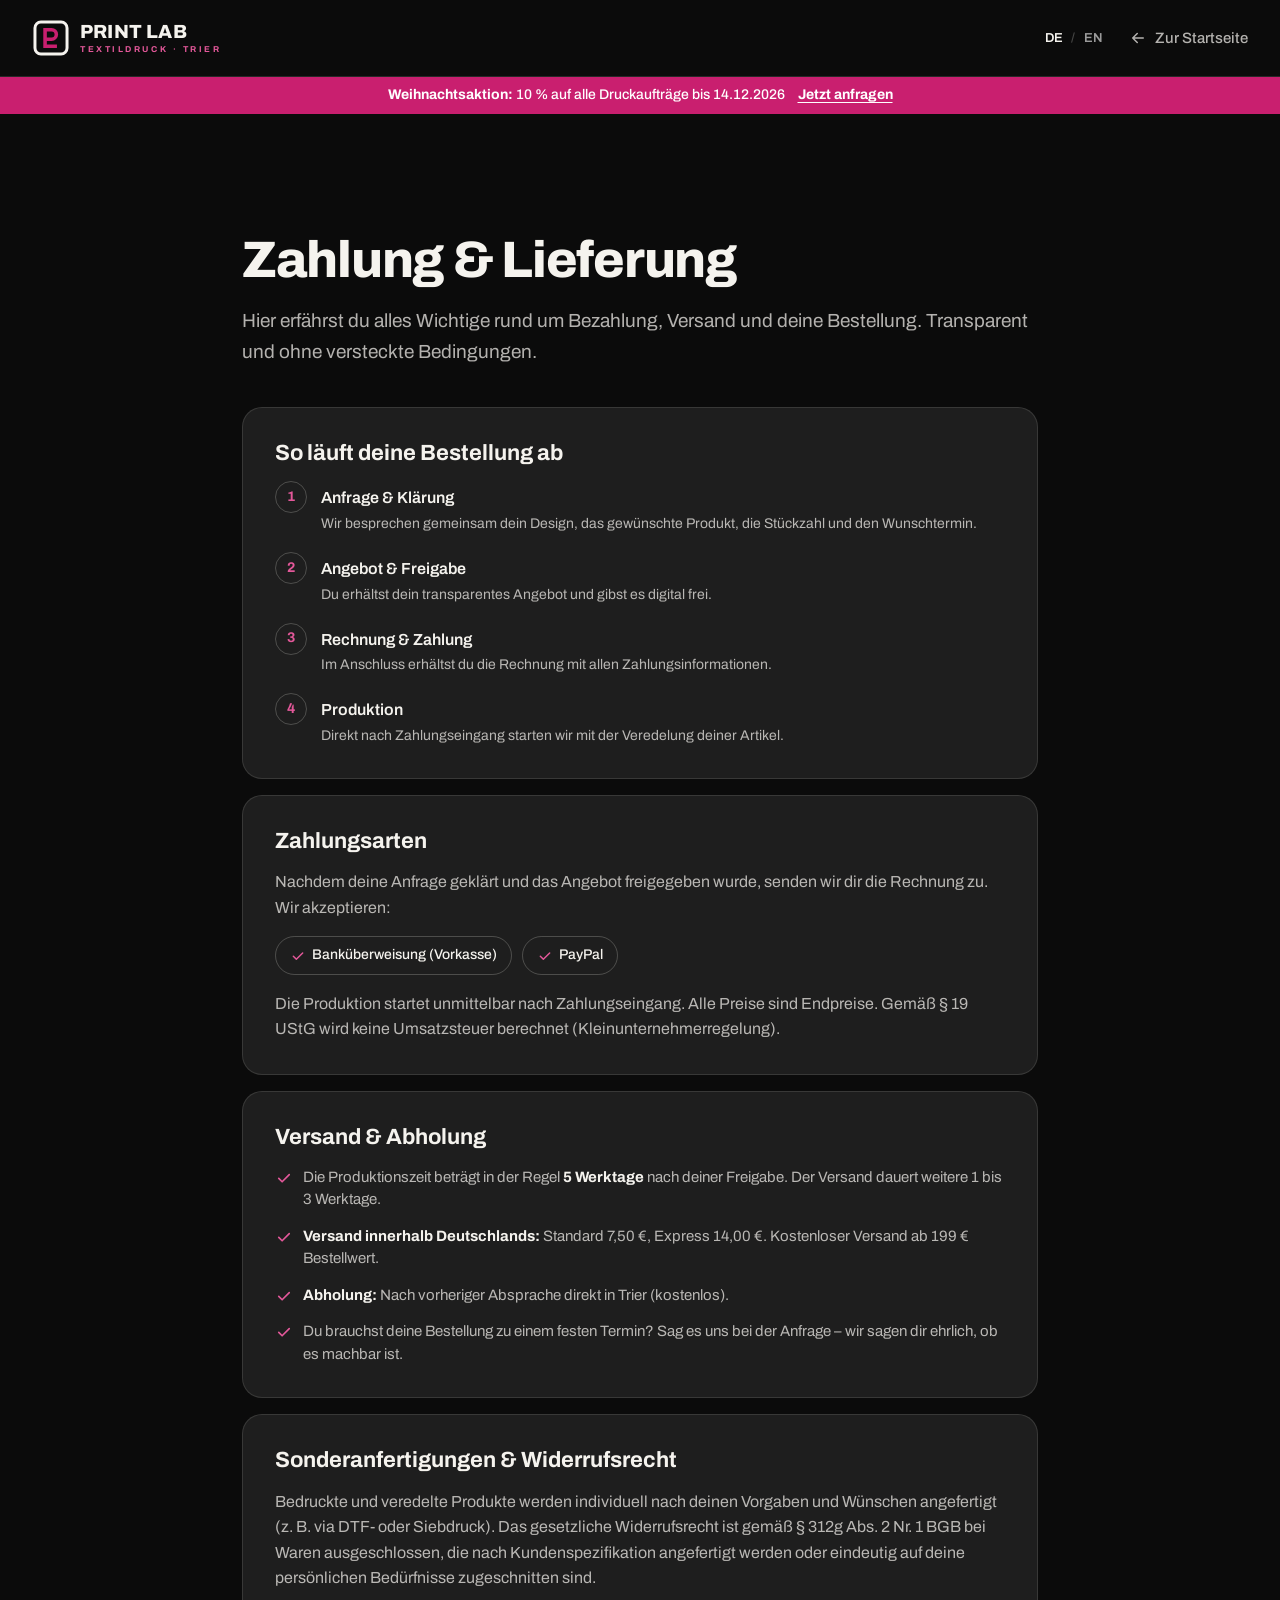
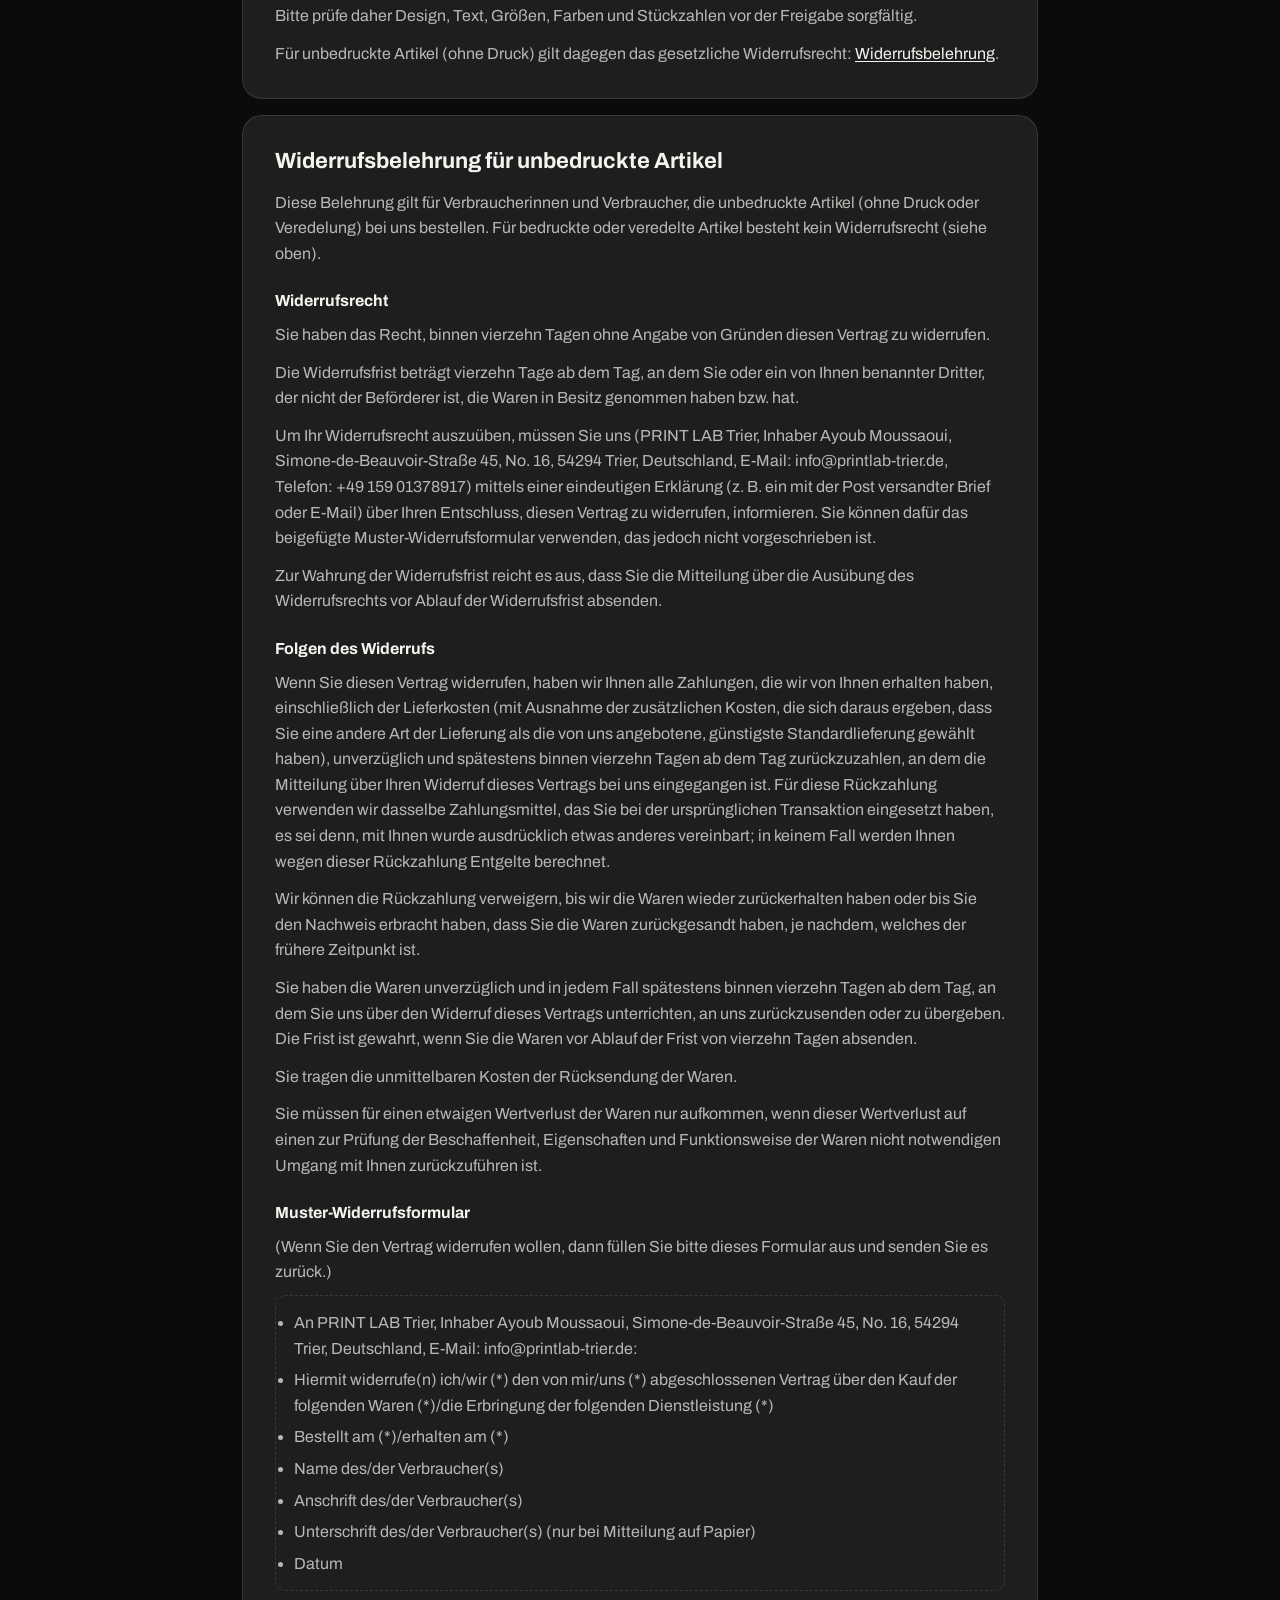
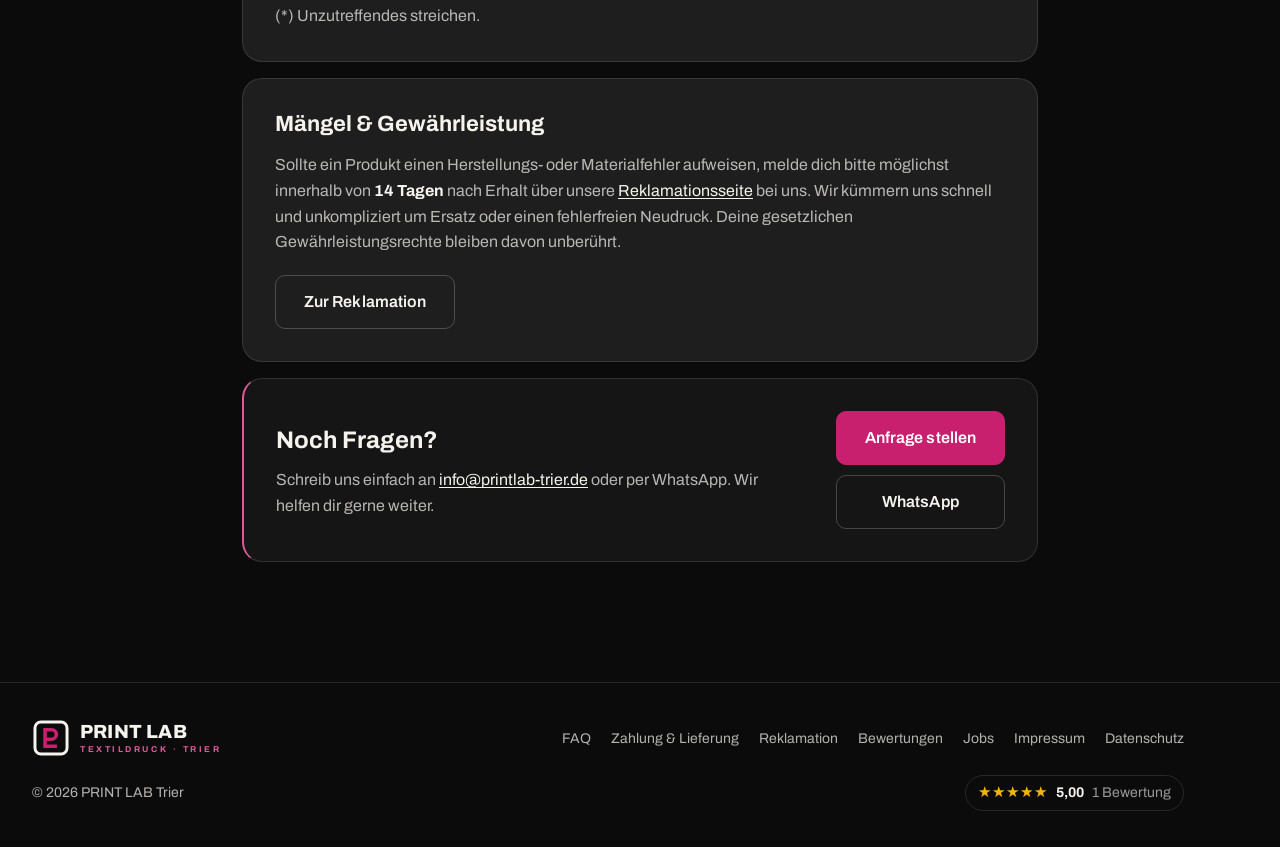
<file: zahlung.html>
<!DOCTYPE html>
<html lang="de">
<head>
  <meta charset="UTF-8">
  <meta name="viewport" content="width=device-width, initial-scale=1">
  <title>Zahlung &amp; Lieferung | PRINT LAB Trier</title>
  <meta name="description" content="Zahlung, Lieferung und rechtliche Hinweise bei PRINT LAB Trier: Vorkasse per Überweisung oder PayPal, Versand oder Abholung in Trier, individuelle Anfertigungen und Gewährleistung.">
  <meta name="theme-color" content="#0B0B0B">
  <link rel="canonical" href="https://printlab-trier.de/zahlung">
  <link rel="icon" href="/favicon.ico?v=d2028dc9" sizes="16x16 32x32 48x48">
  <link rel="icon" href="/assets/icons/favicon-48.png?v=d2028dc9" type="image/png" sizes="48x48">
  <link rel="icon" href="/assets/icons/favicon-96.png?v=d2028dc9" type="image/png" sizes="96x96">
  <link rel="icon" href="/assets/icons/icon-192.png?v=d2028dc9" type="image/png" sizes="192x192">
  <link rel="apple-touch-icon" href="/assets/icons/apple-touch-icon.png?v=d2028dc9" sizes="180x180">
  <link rel="manifest" href="/site.webmanifest?v=d2028dc9">
  <script src="js/head.js?v=d2028dc9"></script>
  <link rel="preload" href="assets/fonts/archivo-latin.woff2" as="font" type="font/woff2" crossorigin>

  <link rel="stylesheet" href="css/variables.css?v=d2028dc9">
  <link rel="stylesheet" href="css/base.css?v=d2028dc9">
  <link rel="stylesheet" href="css/layout.css?v=d2028dc9">
  <link rel="stylesheet" href="css/components.css?v=d2028dc9">
  <link rel="stylesheet" href="css/responsive.css?v=d2028dc9">
</head>
<body class="page-dark">
  <a class="skip-link" href="#main" data-i18n="skip">Zum Inhalt springen</a>

  <svg class="visually-hidden" aria-hidden="true" focusable="false">
    <symbol id="icon-arrow" viewBox="0 0 24 24"><path fill="none" stroke="currentColor" stroke-width="2" stroke-linecap="round" stroke-linejoin="round" d="M5 12h14M13 6l6 6-6 6"/></symbol>
    <symbol id="icon-check" viewBox="0 0 24 24"><path fill="none" stroke="currentColor" stroke-width="2.2" stroke-linecap="round" stroke-linejoin="round" d="m5 12.5 4.5 4.5L19 7.5"/></symbol>
    <symbol id="icon-truck" viewBox="0 0 24 24"><g fill="none" stroke="currentColor" stroke-width="1.8" stroke-linecap="round" stroke-linejoin="round"><path d="M14 18V6a2 2 0 0 0-2-2H4a2 2 0 0 0-2 2v11a1 1 0 0 0 1 1h2"/><path d="M15 18H9"/><path d="M19 18h2a1 1 0 0 0 1-1v-3.65a1 1 0 0 0-.22-.624l-3.48-4.35A1 1 0 0 0 17.52 8H14"/><circle cx="17" cy="18" r="2"/><circle cx="7" cy="18" r="2"/></g></symbol>
    <symbol id="icon-pin" viewBox="0 0 24 24"><path fill="none" stroke="currentColor" stroke-width="1.8" stroke-linejoin="round" d="M12 21s-7-6.2-7-11.5a7 7 0 0 1 14 0C19 14.8 12 21 12 21Z"/><circle cx="12" cy="9.5" r="2.5" fill="none" stroke="currentColor" stroke-width="1.8"/></symbol>
    <symbol id="icon-whatsapp" viewBox="0 0 24 24"><path fill="currentColor" d="M12.04 2C6.58 2 2.13 6.45 2.13 11.91c0 1.75.46 3.45 1.32 4.95L2.05 22l5.25-1.38a9.9 9.9 0 0 0 4.74 1.21h.01c5.46 0 9.9-4.45 9.9-9.91 0-2.65-1.03-5.14-2.9-7.01A9.82 9.82 0 0 0 12.04 2Zm0 18.15h-.01a8.2 8.2 0 0 1-4.19-1.15l-.3-.18-3.12.82.83-3.04-.2-.31a8.2 8.2 0 0 1-1.26-4.38c0-4.54 3.7-8.23 8.25-8.23a8.18 8.18 0 0 1 8.23 8.24c0 4.54-3.7 8.23-8.23 8.23Zm4.52-6.16c-.25-.12-1.47-.72-1.69-.81-.23-.08-.39-.12-.56.13-.17.25-.64.81-.78.97-.14.17-.29.19-.54.06-.25-.12-1.05-.39-1.99-1.23-.74-.66-1.23-1.47-1.38-1.72-.14-.25-.02-.38.11-.51.11-.11.25-.29.37-.43.13-.15.17-.25.25-.42.08-.17.04-.31-.02-.43-.06-.13-.56-1.34-.76-1.84-.2-.48-.41-.42-.56-.43h-.48c-.17 0-.43.06-.66.31-.23.25-.87.85-.87 2.07 0 1.22.89 2.4 1.01 2.56.12.17 1.75 2.67 4.23 3.74.59.26 1.05.41 1.41.52.59.19 1.13.16 1.56.1.48-.07 1.47-.6 1.67-1.18.21-.58.21-1.07.14-1.18-.06-.1-.22-.16-.47-.28Z"/></symbol>
  </svg>

  <header class="legal-header">
    <div class="container legal-header__inner">
      <a class="brand" href="/" aria-label="Zur Startseite von PRINT LAB Trier" data-i18n-aria="aria.home">
        <img class="brand__mark" src="assets/images/logo/printlab-mark-on-dark.svg" alt="" width="64" height="64">
        <span class="brand__text">
          <span class="brand__word">PRINT LAB</span>
          <span class="brand__tagline">Textildruck · Trier</span>
        </span>
      </a>
      <div class="legal-header__actions">
        <div class="lang-switch" role="group" aria-label="Sprache wählen" data-i18n-aria="aria.lang">
          <button class="lang-switch__btn is-active" type="button" data-lang="de" aria-pressed="true">DE</button>
          <span class="lang-switch__sep" aria-hidden="true">/</span>
          <button class="lang-switch__btn" type="button" data-lang="en" aria-pressed="false">EN</button>
        </div>
        <a class="legal-header__back" href="/">
          <svg aria-hidden="true"><use href="#icon-arrow"></use></svg>
          <span class="legal-header__back-label" data-i18n="back">Zur Startseite</span>
        </a>
      </div>
    </div>
  </header>

  <!-- Christmas campaign: shown only through html.promo-soon / html.promo-now (js/head.js);
       below the header, so in-app browsers (Instagram) and Safari tint
       their toolbar black like the header, not pink -->
  <div class="promo-bar">
    <p class="promo-bar__text">
      <strong data-i18n="promo.label">Weihnachtsaktion:</strong>
      <span class="promo-soon-only"><span class="promo-long" data-i18n="promo.soon">10 % auf alle Druckaufträge vom 14.11. bis 14.12.2026</span><span class="promo-short" data-i18n="promo.soonShort">10 % ab 14.11.</span></span>
      <span class="promo-now-only"><span class="promo-long" data-i18n="promo.now">10 % auf alle Druckaufträge bis 14.12.2026</span><span class="promo-short" data-i18n="promo.nowShort">10 % bis 14.12.</span></span>
      <a class="promo-bar__link" href="/#contact" data-i18n="promo.cta">Jetzt anfragen</a>
    </p>
  </div>

  <main id="main" class="section section--dark terms">
    <div class="container terms__inner">
      <h1 class="section-head__title terms__title" data-i18n="title">Zahlung &amp; Lieferung</h1>
      <p class="contact__lead terms__lead" data-i18n="lead">Hier erfährst du alles Wichtige rund um Bezahlung, Versand und deine Bestellung. Transparent und ohne versteckte Bedingungen.</p>

      <section class="terms-card" aria-labelledby="ablauf">
        <h2 class="terms-card__title" id="ablauf" data-i18n="stepsTitle">So läuft deine Bestellung ab</h2>
        <ol class="claim-steps terms-steps" role="list">
          <li class="claim-steps__item">
            <span class="claim-steps__num">1</span>
            <span class="claim-steps__body"><strong class="claim-steps__title" data-i18n="step1">Anfrage &amp; Klärung</strong><span class="claim-steps__text" data-i18n="step1Text">Wir besprechen gemeinsam dein Design, das gewünschte Produkt, die Stückzahl und den Wunschtermin.</span></span>
          </li>
          <li class="claim-steps__item">
            <span class="claim-steps__num">2</span>
            <span class="claim-steps__body"><strong class="claim-steps__title" data-i18n="step2">Angebot &amp; Freigabe</strong><span class="claim-steps__text" data-i18n="step2Text">Du erhältst dein transparentes Angebot und gibst es digital frei.</span></span>
          </li>
          <li class="claim-steps__item">
            <span class="claim-steps__num">3</span>
            <span class="claim-steps__body"><strong class="claim-steps__title" data-i18n="step3">Rechnung &amp; Zahlung</strong><span class="claim-steps__text" data-i18n="step3Text">Im Anschluss erhältst du die Rechnung mit allen Zahlungsinformationen.</span></span>
          </li>
          <li class="claim-steps__item">
            <span class="claim-steps__num">4</span>
            <span class="claim-steps__body"><strong class="claim-steps__title" data-i18n="step4">Produktion</strong><span class="claim-steps__text" data-i18n="step4Text">Direkt nach Zahlungseingang starten wir mit der Veredelung deiner Artikel.</span></span>
          </li>
        </ol>
      </section>

      <section class="terms-card" aria-labelledby="zahlungsarten">
        <h2 class="terms-card__title" id="zahlungsarten" data-i18n="payTitle">Zahlungsarten</h2>
        <p class="terms-card__text" data-i18n="payText">Nachdem deine Anfrage geklärt und das Angebot freigegeben wurde, senden wir dir die Rechnung zu. Wir akzeptieren:</p>
        <ul class="job-facts terms-pay" role="list">
          <li class="job-facts__item"><svg class="job-facts__icon" aria-hidden="true"><use href="#icon-check"></use></svg><span data-i18n="payBank">Banküberweisung (Vorkasse)</span></li>
          <li class="job-facts__item"><svg class="job-facts__icon" aria-hidden="true"><use href="#icon-check"></use></svg>PayPal</li>
        </ul>
        <p class="terms-card__text" data-i18n="payNote">Die Produktion startet unmittelbar nach Zahlungseingang. Alle Preise sind Endpreise. Gemäß §&nbsp;19 UStG wird keine Umsatzsteuer berechnet (Kleinunternehmerregelung).</p>
      </section>

      <section class="terms-card" aria-labelledby="lieferung">
        <h2 class="terms-card__title" id="lieferung" data-i18n="shipTitle">Versand &amp; Abholung</h2>
        <ul class="job-list" role="list">
          <li class="job-list__item"><svg class="job-list__icon" aria-hidden="true"><use href="#icon-check"></use></svg><span><span data-i18n="ship1a">Die Produktionszeit beträgt in der Regel</span> <strong data-i18n="ship1b">5&nbsp;Werktage</strong> <span data-i18n="ship1c">nach deiner Freigabe. Der Versand dauert weitere 1 bis 3&nbsp;Werktage.</span></span></li>
          <li class="job-list__item"><svg class="job-list__icon" aria-hidden="true"><use href="#icon-check"></use></svg><span><strong data-i18n="ship2a">Versand innerhalb Deutschlands:</strong> <span data-i18n="ship2b">Standard 7,50&nbsp;€, Express 14,00&nbsp;€. Kostenloser Versand ab 199&nbsp;€ Bestellwert.</span></span></li>
          <li class="job-list__item"><svg class="job-list__icon" aria-hidden="true"><use href="#icon-check"></use></svg><span><strong data-i18n="ship3a">Abholung:</strong> <span data-i18n="ship3b">Nach vorheriger Absprache direkt in Trier (kostenlos).</span></span></li>
          <li class="job-list__item"><svg class="job-list__icon" aria-hidden="true"><use href="#icon-check"></use></svg><span data-i18n="ship4">Du brauchst deine Bestellung zu einem festen Termin? Sag es uns bei der Anfrage – wir sagen dir ehrlich, ob es machbar ist.</span></li>
        </ul>
      </section>

      <section class="terms-card" aria-labelledby="widerruf">
        <h2 class="terms-card__title" id="widerruf" data-i18n="customTitle">Sonderanfertigungen &amp; Widerrufsrecht</h2>
        <p class="terms-card__text" data-i18n="customText">Bedruckte und veredelte Produkte werden individuell nach deinen Vorgaben und Wünschen angefertigt (z.&nbsp;B. via DTF- oder Siebdruck). Das gesetzliche Widerrufsrecht ist gemäß §&nbsp;312g Abs.&nbsp;2 Nr.&nbsp;1 BGB bei Waren ausgeschlossen, die nach Kundenspezifikation angefertigt werden oder eindeutig auf deine persönlichen Bedürfnisse zugeschnitten sind.</p>
        <p class="terms-card__text" data-i18n="customCheck">Bitte prüfe daher Design, Text, Größen, Farben und Stückzahlen vor der Freigabe sorgfältig.</p>
        <p class="terms-card__text"><span data-i18n="blank1">Für unbedruckte Artikel (ohne Druck) gilt dagegen das gesetzliche Widerrufsrecht:</span> <a class="terms-card__link" href="#widerrufsbelehrung" data-i18n="blank2">Widerrufsbelehrung</a>.</p>
      </section>

      <section class="terms-card" aria-labelledby="widerrufsbelehrung">
        <h2 class="terms-card__title" id="widerrufsbelehrung" data-i18n="wbTitle">Widerrufsbelehrung für unbedruckte Artikel</h2>
        <p class="terms-card__text" data-i18n="wbIntro">Diese Belehrung gilt für Verbraucherinnen und Verbraucher, die unbedruckte Artikel (ohne Druck oder Veredelung) bei uns bestellen. Für bedruckte oder veredelte Artikel besteht kein Widerrufsrecht (siehe oben).</p>
        <div data-lang-only="de">
          <h3 class="terms-card__sub">Widerrufsrecht</h3>
          <p class="terms-card__text">Sie haben das Recht, binnen vierzehn Tagen ohne Angabe von Gründen diesen Vertrag zu widerrufen.</p>
          <p class="terms-card__text">Die Widerrufsfrist beträgt vierzehn Tage ab dem Tag, an dem Sie oder ein von Ihnen benannter Dritter, der nicht der Beförderer ist, die Waren in Besitz genommen haben bzw. hat.</p>
          <p class="terms-card__text">Um Ihr Widerrufsrecht auszuüben, müssen Sie uns (PRINT LAB Trier, Inhaber Ayoub Moussaoui, Simone-de-Beauvoir-Straße&nbsp;45, No.&nbsp;16, 54294 Trier, Deutschland, E-Mail: info@printlab-trier.de, Telefon: +49&nbsp;159&nbsp;01378917) mittels einer eindeutigen Erklärung (z.&nbsp;B. ein mit der Post versandter Brief oder E-Mail) über Ihren Entschluss, diesen Vertrag zu widerrufen, informieren. Sie können dafür das beigefügte Muster-Widerrufsformular verwenden, das jedoch nicht vorgeschrieben ist.</p>
          <p class="terms-card__text">Zur Wahrung der Widerrufsfrist reicht es aus, dass Sie die Mitteilung über die Ausübung des Widerrufsrechts vor Ablauf der Widerrufsfrist absenden.</p>
          <h3 class="terms-card__sub">Folgen des Widerrufs</h3>
          <p class="terms-card__text">Wenn Sie diesen Vertrag widerrufen, haben wir Ihnen alle Zahlungen, die wir von Ihnen erhalten haben, einschließlich der Lieferkosten (mit Ausnahme der zusätzlichen Kosten, die sich daraus ergeben, dass Sie eine andere Art der Lieferung als die von uns angebotene, günstigste Standardlieferung gewählt haben), unverzüglich und spätestens binnen vierzehn Tagen ab dem Tag zurückzuzahlen, an dem die Mitteilung über Ihren Widerruf dieses Vertrags bei uns eingegangen ist. Für diese Rückzahlung verwenden wir dasselbe Zahlungsmittel, das Sie bei der ursprünglichen Transaktion eingesetzt haben, es sei denn, mit Ihnen wurde ausdrücklich etwas anderes vereinbart; in keinem Fall werden Ihnen wegen dieser Rückzahlung Entgelte berechnet.</p>
          <p class="terms-card__text">Wir können die Rückzahlung verweigern, bis wir die Waren wieder zurückerhalten haben oder bis Sie den Nachweis erbracht haben, dass Sie die Waren zurückgesandt haben, je nachdem, welches der frühere Zeitpunkt ist.</p>
          <p class="terms-card__text">Sie haben die Waren unverzüglich und in jedem Fall spätestens binnen vierzehn Tagen ab dem Tag, an dem Sie uns über den Widerruf dieses Vertrags unterrichten, an uns zurückzusenden oder zu übergeben. Die Frist ist gewahrt, wenn Sie die Waren vor Ablauf der Frist von vierzehn Tagen absenden.</p>
          <p class="terms-card__text">Sie tragen die unmittelbaren Kosten der Rücksendung der Waren.</p>
          <p class="terms-card__text">Sie müssen für einen etwaigen Wertverlust der Waren nur aufkommen, wenn dieser Wertverlust auf einen zur Prüfung der Beschaffenheit, Eigenschaften und Funktionsweise der Waren nicht notwendigen Umgang mit Ihnen zurückzuführen ist.</p>
          <h3 class="terms-card__sub">Muster-Widerrufsformular</h3>
          <p class="terms-card__text">(Wenn Sie den Vertrag widerrufen wollen, dann füllen Sie bitte dieses Formular aus und senden Sie es zurück.)</p>
          <ul class="terms-form">
            <li>An PRINT LAB Trier, Inhaber Ayoub Moussaoui, Simone-de-Beauvoir-Straße&nbsp;45, No.&nbsp;16, 54294 Trier, Deutschland, E-Mail: info@printlab-trier.de:</li>
            <li>Hiermit widerrufe(n) ich/wir (*) den von mir/uns (*) abgeschlossenen Vertrag über den Kauf der folgenden Waren (*)/die Erbringung der folgenden Dienstleistung (*)</li>
            <li>Bestellt am (*)/erhalten am (*)</li>
            <li>Name des/der Verbraucher(s)</li>
            <li>Anschrift des/der Verbraucher(s)</li>
            <li>Unterschrift des/der Verbraucher(s) (nur bei Mitteilung auf Papier)</li>
            <li>Datum</li>
          </ul>
          <p class="terms-card__text">(*) Unzutreffendes streichen.</p>
        </div>
        <div data-lang-only="en" hidden>
          <p class="terms-card__text terms-card__note">Translation for your convenience. Only the German version is legally binding.</p>
          <h3 class="terms-card__sub">Right of withdrawal</h3>
          <p class="terms-card__text">You have the right to withdraw from this contract within 14 days without giving any reason.</p>
          <p class="terms-card__text">The withdrawal period will expire after 14 days from the day on which you acquire, or a third party other than the carrier and indicated by you acquires, physical possession of the goods.</p>
          <p class="terms-card__text">To exercise the right of withdrawal, you must inform us (PRINT LAB Trier, owner Ayoub Moussaoui, Simone-de-Beauvoir-Straße&nbsp;45, No.&nbsp;16, 54294 Trier, Germany, email: info@printlab-trier.de, phone: +49&nbsp;159&nbsp;01378917) of your decision to withdraw from this contract by an unequivocal statement (e.g. a letter sent by post or email). You may use the attached model withdrawal form, but it is not obligatory.</p>
          <p class="terms-card__text">To meet the withdrawal deadline, it is sufficient for you to send your communication concerning your exercise of the right of withdrawal before the withdrawal period has expired.</p>
          <h3 class="terms-card__sub">Effects of withdrawal</h3>
          <p class="terms-card__text">If you withdraw from this contract, we shall reimburse to you all payments received from you, including the costs of delivery (with the exception of the supplementary costs resulting from your choice of a type of delivery other than the least expensive type of standard delivery offered by us), without undue delay and in any event not later than 14 days from the day on which we are informed about your decision to withdraw from this contract. We will carry out such reimbursement using the same means of payment as you used for the initial transaction, unless you have expressly agreed otherwise; in any event, you will not incur any fees as a result of such reimbursement.</p>
          <p class="terms-card__text">We may withhold reimbursement until we have received the goods back or you have supplied evidence of having sent back the goods, whichever is the earliest.</p>
          <p class="terms-card__text">You shall send back the goods or hand them over to us without undue delay and in any event not later than 14 days from the day on which you communicate your withdrawal from this contract to us. The deadline is met if you send back the goods before the period of 14 days has expired.</p>
          <p class="terms-card__text">You will have to bear the direct cost of returning the goods.</p>
          <p class="terms-card__text">You are only liable for any diminished value of the goods resulting from the handling other than what is necessary to establish the nature, characteristics and functioning of the goods.</p>
          <h3 class="terms-card__sub">Model withdrawal form</h3>
          <p class="terms-card__text">(Complete and return this form only if you wish to withdraw from the contract.)</p>
          <ul class="terms-form">
            <li>To PRINT LAB Trier, owner Ayoub Moussaoui, Simone-de-Beauvoir-Straße&nbsp;45, No.&nbsp;16, 54294 Trier, Germany, email: info@printlab-trier.de:</li>
            <li>I/We (*) hereby give notice that I/We (*) withdraw from my/our (*) contract of sale of the following goods (*)/for the provision of the following service (*)</li>
            <li>Ordered on (*)/received on (*)</li>
            <li>Name of consumer(s)</li>
            <li>Address of consumer(s)</li>
            <li>Signature of consumer(s) (only if this form is notified on paper)</li>
            <li>Date</li>
          </ul>
          <p class="terms-card__text">(*) Delete as appropriate.</p>
        </div>
      </section>

      <section class="terms-card" aria-labelledby="maengel">
        <h2 class="terms-card__title" id="maengel" data-i18n="defectTitle">Mängel &amp; Gewährleistung</h2>
        <p class="terms-card__text"><span data-i18n="defect1">Sollte ein Produkt einen Herstellungs- oder Materialfehler aufweisen, melde dich bitte möglichst innerhalb von</span> <strong data-i18n="defect2">14&nbsp;Tagen</strong> <span data-i18n="defect3">nach Erhalt über unsere</span> <a class="terms-card__link" href="reklamation" data-i18n="defect4">Reklamationsseite</a> <span data-i18n="defect5">bei uns. Wir kümmern uns schnell und unkompliziert um Ersatz oder einen fehlerfreien Neudruck. Deine gesetzlichen Gewährleistungsrechte bleiben davon unberührt.</span></p>
        <a class="btn btn--outline terms-card__btn" href="reklamation" data-i18n="defectBtn">Zur Reklamation</a>
      </section>

      <section class="job-apply terms-contact" aria-labelledby="fragen">
        <div class="job-apply__body">
          <h2 class="job-apply__title" id="fragen" data-i18n="askTitle">Noch Fragen?</h2>
          <p class="job-apply__text"><span data-i18n="ask1">Schreib uns einfach an</span> <a class="job-apply__link" href="mailto:info@printlab-trier.de">info@printlab-trier.de</a> <span data-i18n="ask2">oder per WhatsApp. Wir helfen dir gerne weiter.</span></p>
        </div>
        <div class="job-apply__actions">
          <a class="btn btn--primary" href="/#contact" data-i18n="askBtn">Anfrage stellen</a>
          <a class="btn btn--outline" href="https://wa.me/4915901378917" target="_blank" rel="noopener">WhatsApp</a>
        </div>
      </section>
    </div>
  </main>

  <footer class="site-footer">
    <div class="container site-footer__inner">
      <a class="brand brand--footer" href="/" aria-label="Zur Startseite von PRINT LAB Trier" data-i18n-aria="aria.home">
        <img class="brand__mark" src="assets/images/logo/printlab-mark-on-dark.svg" alt="" width="64" height="64">
        <span class="brand__text">
          <span class="brand__word">PRINT LAB</span>
          <span class="brand__tagline">Textildruck · Trier</span>
        </span>
      </a>
      <p class="site-footer__meta">© <span data-year></span> PRINT LAB Trier</p>
      <ul class="footer-links" role="list">
        <li><a class="footer-links__link" href="/#faq">FAQ</a></li>
        <li><a class="footer-links__link" href="zahlung" aria-current="page" data-i18n="footerPayment">Zahlung &amp; Lieferung</a></li>
        <li><a class="footer-links__link" href="reklamation" data-i18n="footerClaim">Reklamation</a></li>
        <li><a class="footer-links__link" href="bewertungen" data-i18n="footerReview">Bewertungen</a></li>
        <li><a class="footer-links__link" href="karriere">Jobs</a></li>
        <li><a class="footer-links__link" href="impressum" data-i18n="footerImprint">Impressum</a></li>
        <li><a class="footer-links__link" href="datenschutz" data-i18n="footerPrivacy">Datenschutz</a></li>
      </ul>
      <a class="footer-rating" href="bewertungen" hidden data-footer-rating>
        <span class="rv-stars footer-rating__stars" aria-hidden="true"><span class="rv-stars__fill" data-footer-stars></span></span>
        <strong class="footer-rating__score" data-footer-score></strong>
        <span class="footer-rating__count" data-footer-count></span>
      </a>
    </div>
  </footer>

  <script src="js/lang-switch.js?v=d2028dc9" defer></script>
  <script src="js/zahlung.js?v=d2028dc9" defer></script>
  <script src="js/footer-rating.js?v=d2028dc9" defer></script>
</body>
</html>
</file>
<file: css/variables.css>
/* ==========================================================================
   PRINT LAB Trier — Design tokens
   All colors, radii, spacing and type scales live here.
   ========================================================================== */

:root {
  /* Brand colors */
  --color-black: #0B0B0B;
  --color-charcoal: #151515;
  --color-graphite: #1E1E1E;
  --color-offwhite: #F5F3EE;
  --color-white: #FFFFFF;
  --color-magenta: #C91F6F;
  --color-magenta-hover: #B01A61;
  --color-magenta-soft: rgba(201, 31, 111, 0.10);
  --color-muted: #666666;          /* ≥4.5:1 on off-white and #ECE9E2 */
  --color-muted-on-dark: #9A9A9A;  /* ≥4.5:1 on black and graphite */
  --color-magenta-on-dark: #E4589A; /* small magenta text on dark surfaces */
  --color-success: #22C55E;
  --color-error: #FF8A8E;          /* readable on dark form surface */

  /* Sparse accents — use very sparingly */
  --color-cyan: #2BB3C8;
  --color-yellow: #E8C547;

  /* Surfaces & lines */
  --color-surface: #FFFFFF;
  --color-surface-alt: #ECE9E2;
  --color-line: rgba(11, 11, 11, 0.10);
  --color-line-strong: rgba(11, 11, 11, 0.18);
  --color-line-dark: rgba(245, 243, 238, 0.12);
  --color-text: var(--color-black);
  --color-text-soft: #4A4A4A;
  --color-text-on-dark: var(--color-offwhite);
  --color-text-on-dark-soft: rgba(245, 243, 238, 0.72);

  /* Radii */
  --radius-sm: 10px;
  --radius-md: 14px;
  --radius-lg: 20px;
  --radius-pill: 999px;

  /* Layout */
  --container-max: 1280px;
  --container-pad: 32px;
  --header-h: 76px;
  --marquee-h: 60px;
  --section-pad: 120px;

  /* Typography */
  --font-sans: "Archivo", "Helvetica Neue", Arial, sans-serif;
  --fw-regular: 400;
  --fw-medium: 500;
  --fw-semibold: 600;
  --fw-bold: 700;
  --fw-black: 800;

  --fs-hero: clamp(64px, 6vw, 92px);
  --fs-h2: clamp(36px, 4vw, 56px);
  --fs-h3: 21px;
  --fs-lead: 19px;
  --fs-body: 16px;
  --fs-small: 14px;
  --fs-xs: 12px;

  /* Buttons */
  --btn-h: 54px;
  --btn-w: 220px;

  /* Motion */
  --ease: cubic-bezier(0.22, 0.61, 0.36, 1);
  --dur-fast: 160ms;
  --dur: 280ms;
  --marquee-duration: 38s;

  /* Layers */
  --z-header: 100;
  --z-float: 90;
}
</file>
<file: css/base.css>
/* ==========================================================================
   Base — reset, document defaults, typography primitives.
   Intentionally NO styling of generic elements like a, button or nav
   beyond a neutral reset; every visual style is class-scoped.
   ========================================================================== */

/* Archivo (variable, 400–800) — self-hosted, no requests to Google.
   License: assets/fonts/OFL.txt */
@font-face {
  font-family: "Archivo";
  font-style: normal;
  font-weight: 400 800;
  font-display: swap;
  src: url("../assets/fonts/archivo-latin-ext.woff2") format("woff2");
  unicode-range: U+0100-02BA, U+02BD-02C5, U+02C7-02CC, U+02CE-02D7, U+02DD-02FF, U+0304, U+0308, U+0329, U+1D00-1DBF, U+1E00-1E9F, U+1EF2-1EFF, U+2020, U+20A0-20AB, U+20AD-20C0, U+2113, U+2C60-2C7F, U+A720-A7FF;
}

@font-face {
  font-family: "Archivo";
  font-style: normal;
  font-weight: 400 800;
  font-display: swap;
  src: url("../assets/fonts/archivo-latin.woff2") format("woff2");
  unicode-range: U+0000-00FF, U+0131, U+0152-0153, U+02BB-02BC, U+02C6, U+02DA, U+02DC, U+0304, U+0308, U+0329, U+2000-206F, U+20AC, U+2122, U+2191, U+2193, U+2212, U+2215, U+FEFF, U+FFFD;
}

*,
*::before,
*::after {
  box-sizing: border-box;
}

html {
  -webkit-text-size-adjust: 100%;
  text-size-adjust: 100%;
  scroll-behavior: smooth;
  scroll-padding-top: var(--header-h);
}

@media (prefers-reduced-motion: reduce) {
  html {
    scroll-behavior: auto;
  }

  *,
  *::before,
  *::after {
    animation-duration: 0.01ms !important;
    animation-iteration-count: 1 !important;
    transition-duration: 0.01ms !important;
  }
}

body {
  margin: 0;
  font-family: var(--font-sans);
  font-size: var(--fs-body);
  line-height: 1.6;
  color: var(--color-text);
  background-color: var(--color-offwhite);
  -webkit-font-smoothing: antialiased;
  -moz-osx-font-smoothing: grayscale;
  text-rendering: optimizeLegibility;
}

body.is-locked {
  overflow: hidden;
}

h1,
h2,
h3,
h4,
p,
ul,
ol,
figure,
blockquote {
  margin: 0;
}

/* :where() keeps specificity at zero so component classes always win */
:where(ul[role="list"], ol[role="list"]) {
  list-style: none;
  padding: 0;
}

img,
svg,
video {
  display: block;
  max-width: 100%;
}

img {
  height: auto;
}

input,
select,
textarea,
button {
  font: inherit;
  color: inherit;
}

/* The hidden attribute must win over component display rules (e.g. display: flex) */
[hidden] {
  display: none !important;
}

/* Neutral reset only — visual button styles live in components.css */
button {
  cursor: pointer;
}

/* Accessibility helpers */
.visually-hidden {
  position: absolute;
  width: 1px;
  height: 1px;
  padding: 0;
  margin: -1px;
  overflow: hidden;
  clip: rect(0 0 0 0);
  white-space: nowrap;
  border: 0;
}

.skip-link {
  position: fixed;
  top: 12px;
  left: 12px;
  z-index: 1000;
  padding: 10px 16px;
  border-radius: var(--radius-sm);
  background: var(--color-magenta);
  color: var(--color-white);
  font-weight: var(--fw-semibold);
  text-decoration: none;
  transform: translateY(-200%);
  transition: transform var(--dur-fast) var(--ease);
}

.skip-link:focus {
  transform: translateY(0);
}

:focus-visible {
  outline: 2px solid var(--color-magenta);
  outline-offset: 3px;
}

/* Sections focused by in-page navigation (skip link, menu) need no ring */
[tabindex="-1"]:focus {
  outline: none;
}

::selection {
  background: var(--color-magenta);
  color: var(--color-white);
}

/* Stored English choice: hidden until the texts are switched (js/head.js),
   at the latest after one second */
.lang-pending body {
  opacity: 0;
  animation: lang-reveal 0s linear 1s forwards;
}

@keyframes lang-reveal {
  to { opacity: 1; }
}
</file>
<file: css/layout.css>
/* ==========================================================================
   Layout — containers, headers, sections, grids, footer.
   Desktop-first defaults (≥1100px). Tablet & mobile overrides live in
   responsive.css inside explicit, non-overlapping breakpoints.
   ========================================================================== */

/* ---------- Container ---------- */
.container {
  width: 100%;
  max-width: calc(var(--container-max) + var(--container-pad) * 2);
  margin-inline: auto;
  padding-inline: var(--container-pad);
}

/* ---------- Desktop header ---------- */
.site-header-desktop {
  position: sticky;
  top: 0;
  z-index: var(--z-header);
  /* Solid, no backdrop blur: the blur was almost invisible at this
     opacity, but iOS redraws it with a visible flash whenever the page
     moves underneath (e.g. the position fix after a language switch). */
  background: var(--color-black);
  border-bottom: 1px solid var(--color-line-dark);
  transition: background-color var(--dur) var(--ease);
}

.site-header-desktop__inner {
  display: grid;
  grid-template-columns: auto 1fr auto;
  grid-template-areas: "brand nav actions";
  align-items: center;
  column-gap: 32px;
  min-height: var(--header-h);
}

.site-header-desktop .brand {
  grid-area: brand;
}

.desktop-nav {
  grid-area: nav;
  justify-self: center;
}

.desktop-actions {
  grid-area: actions;
  display: flex;
  align-items: center;
  gap: 18px;
}

/* ---------- Mobile header (hidden by default, enabled ≤767px) ---------- */
.site-header-mobile {
  display: none;
}

/* ---------- Hero ---------- */
.hero {
  display: flex;
  align-items: center;
  /* Hero + marquee fill one full screen, so the top of the page never
     shows a strip of the next section. Sized to the LARGE viewport (lvh):
     after a programmatic scroll to the top (back-to-top button) mobile
     Safari keeps its toolbars collapsed, and the screen is taller than
     the small viewport (svh). --header-real is the measured header height
     (set in main.js); the fallback adds the header's 1px bottom border. */
  min-height: calc(100vh - var(--header-real, calc(var(--header-h) + 1px)) - var(--marquee-h));
  min-height: calc(100lvh - var(--header-real, calc(var(--header-h) + 1px)) - var(--marquee-h));
  /* Touch devices: physical screen height (set in main.js), see there */
  --hero-touch-h: calc(max(100lvh, var(--screen-h, 0px)) - var(--header-real, calc(var(--header-h) + 1px)) - var(--marquee-h));
  --hero-pad-t: 96px;
  --hero-pad-b: 88px;
  padding-block: var(--hero-pad-t) var(--hero-pad-b);
  color: var(--color-text-on-dark);
  background-color: var(--color-black);
  /* Layer order (top → bottom):
     1. directional overlay: strongest behind the text column
     2. bottom fade into the marquee
     3. photo: heat press and worker on the right, a bright window on the
        far left (assets/images/hero-press.jpg, anchored right)
     4. fallback studio lighting if the photo is missing */
  background-image:
    linear-gradient(90deg, rgba(11, 11, 11, 0.97) 0%, rgba(11, 11, 11, 0.94) 40%, rgba(11, 11, 11, 0.74) 56%, rgba(11, 11, 11, 0.24) 76%, rgba(11, 11, 11, 0.10) 100%),
    linear-gradient(180deg, rgba(11, 11, 11, 0) 60%, rgba(11, 11, 11, 0.85) 100%),
    url("../assets/images/hero-press.jpg"),
    radial-gradient(ellipse at 78% 40%, #3A2A31 0%, #1A1517 45%, var(--color-black) 80%);
  background-size: cover, cover, cover, cover;
  background-position: center, center, right center, center;
  background-repeat: no-repeat;
}

/* Phones and tablets: the hero reaches down to the bottom of the physical
   screen, and its content starts at a fixed distance under the header.
   Nothing in the hero depends on viewport units, which some in-app
   browsers (e.g. the Google app after pull-to-refresh) report wrongly:
   the text sits in the same place on every load and in every toolbar
   state; only the empty space at the bottom varies. */
@media (hover: none) and (pointer: coarse) {
  .hero {
    align-items: flex-start;
    min-height: var(--hero-touch-h);
  }
}

.hero__inner {
  display: grid;
  grid-template-columns: minmax(0, 1.15fr) minmax(0, 0.85fr);
  align-items: center;
  gap: 48px;
}

.hero__content {
  display: flex;
  flex-direction: column;
  align-items: flex-start;
}

.hero__visual {
  justify-self: end;
  width: 100%;
  max-width: 520px;
}

/* ---------- Sections ---------- */
.section {
  padding-block: var(--section-pad);
}

.section--light {
  background-color: var(--color-offwhite);
  color: var(--color-text);
}

.section--alt {
  background-color: var(--color-surface-alt);
  color: var(--color-text);
}

.section--dark {
  background-color: var(--color-black);
  color: var(--color-text-on-dark);
}

/* ---------- Generic grid ---------- */
.grid {
  display: grid;
  gap: 20px;
  list-style: none;
  margin: 0;
  padding: 0;
}

.grid--3 {
  grid-template-columns: repeat(3, minmax(0, 1fr));
}

/* ---------- Ablauf ---------- */
.steps {
  display: grid;
  grid-template-columns: repeat(5, minmax(0, 1fr));
  gap: 16px;
  list-style: none;
  margin: 0;
  padding: 0;
}

/* ---------- Für wen ---------- */
.forwho {
  display: grid;
  grid-template-columns: minmax(0, 0.9fr) minmax(0, 1.1fr);
  gap: 64px;
  align-items: center;
}

/* ---------- Design service ---------- */
.design-service {
  padding-block: 0 var(--section-pad);
  background-color: var(--color-surface-alt);
}

.design-service--dark {
  background-color: var(--color-black);
}

/* ---------- FAQ ---------- */
.faq {
  display: grid;
  grid-template-columns: minmax(0, 0.8fr) minmax(0, 1.2fr);
  gap: 64px;
  align-items: start;
}

/* ---------- Kontakt ---------- */
.contact {
  display: grid;
  grid-template-columns: minmax(0, 0.8fr) minmax(0, 1.2fr);
  gap: 64px;
  align-items: start;
}

/* ---------- Footer ---------- */
.site-footer {
  background-color: var(--color-black);
  color: var(--color-text-on-dark-soft);
  border-top: 1px solid var(--color-line-dark);
  padding-block: 36px;
}

/* Logo and links on the first row, copyright below (phones: stacked,
   see responsive.css) */
.site-footer__inner {
  display: grid;
  grid-template-columns: auto minmax(0, 1fr);
  grid-template-areas:
    "brand links"
    "meta  rating";
  align-items: center;
  gap: 18px 40px;
}

.site-footer__inner > .brand {
  grid-area: brand;
}

.site-footer__inner > .site-footer__meta {
  grid-area: meta;
}

.site-footer__inner > .footer-links {
  grid-area: links;
  justify-content: flex-end;
}

.site-footer__inner > .footer-rating {
  grid-area: rating;
  justify-self: end;
}
</file>
<file: css/components.css>
/* ==========================================================================
   Components — every rule is class-scoped (BEM). No bare element
   selectors such as `a`, `button` or `nav a` are styled here.
   Mobile-only components (mobile header, hamburger, mobile menu) are
   defined exclusively inside the ≤767px query in responsive.css.
   ========================================================================== */

/* ---------- Dark surfaces: re-scope text tokens for contrast ---------- */
.site-header-desktop,
.site-header-mobile,
.legal-header,
.section--dark,
.site-footer {
  --color-muted: var(--color-muted-on-dark);
}

/* Sections alternate light and dark so each one reads as its own chapter.
   On dark sections the light-theme tokens switch to their dark values, so
   cards, lines and secondary text adapt without per-component rules. */
.section--dark {
  --color-text-soft: var(--color-text-on-dark-soft);
  --color-line: var(--color-line-dark);
  --color-line-strong: rgba(245, 243, 238, 0.22);
  --color-surface: var(--color-graphite);
}

/* Components that use fixed light colours */
.section--dark .audience__item,
.section--dark .price-card--accent {
  background-color: var(--color-graphite);
}

.section--dark .price-card__price,
.section--dark .price-shipping__item strong,
.section--dark .btn--outline {
  color: var(--color-offwhite);
}

.section--dark .price-shipping__item {
  background-color: rgba(255, 255, 255, 0.04);
}

.section--dark .price-shipping__icon {
  color: var(--color-magenta-on-dark);
}

.section--dark .price-extra--dark {
  border-color: var(--color-line-dark);
  background-color: var(--color-charcoal);
}

.section--dark .btn--outline:hover {
  color: var(--color-offwhite);
}

.section--dark .section-head__kicker {
  color: var(--color-magenta-on-dark);
}

.section--alt .section-head__kicker {
  color: var(--color-magenta-hover);
}

/* ---------- Brand / logo ---------- */
.brand {
  display: inline-flex;
  align-items: center;
  gap: 10px;
  color: var(--color-offwhite);
  text-decoration: none;
}

.brand__mark {
  flex: none;
  width: 38px;
  height: 38px;
}

.brand__text {
  display: flex;
  flex-direction: column;
  gap: 5px;
}

.brand__word {
  font-size: 19px;
  font-weight: var(--fw-black);
  letter-spacing: 0.01em;
  line-height: 1;
}

.brand__tagline {
  color: var(--color-magenta-on-dark);
  font-size: 8.5px;
  font-weight: var(--fw-bold);
  letter-spacing: 0.3em;
  line-height: 1;
  text-transform: uppercase;
  white-space: nowrap;
}

/* ---------- Desktop navigation ---------- */
.desktop-nav__list {
  display: flex;
  align-items: center;
  gap: 4px;
  list-style: none;
  margin: 0;
  padding: 0;
}

.desktop-nav__link {
  display: inline-block;
  padding: 10px 12px;
  border-radius: var(--radius-sm);
  color: var(--color-text-on-dark-soft);
  font-size: 15px;
  font-weight: var(--fw-medium);
  line-height: 1.2;
  text-decoration: none;
  white-space: nowrap;
  background-image: linear-gradient(var(--color-magenta), var(--color-magenta));
  background-repeat: no-repeat;
  background-position: 50% calc(100% - 4px);
  background-size: 0 2px;
  transition:
    color var(--dur-fast) var(--ease),
    background-size var(--dur) var(--ease);
}

.desktop-nav__link:hover {
  color: var(--color-offwhite);
}

.desktop-nav__link.is-active {
  color: var(--color-offwhite);
  background-size: 18px 2px;
}

/* ---------- Header icon link ---------- */
.icon-link {
  display: inline-flex;
  align-items: center;
  justify-content: center;
  width: 40px;
  height: 40px;
  border-radius: var(--radius-sm);
  color: var(--color-text-on-dark-soft);
  transition: color var(--dur-fast) var(--ease), background-color var(--dur-fast) var(--ease);
}

.icon-link:hover {
  color: var(--color-offwhite);
  background-color: rgba(255, 255, 255, 0.06);
}

.icon-link__svg {
  width: 20px;
  height: 20px;
}

/* ---------- Language switch ---------- */
.lang-switch {
  display: inline-flex;
  align-items: center;
  gap: 2px;
  font-size: 13px;
  font-weight: var(--fw-semibold);
  letter-spacing: 0.04em;
}

.lang-switch__btn {
  padding: 6px 6px;
  border: 0;
  border-radius: 6px;
  background: transparent;
  color: var(--color-muted);
  transition: color var(--dur-fast) var(--ease);
}

.lang-switch__btn:hover {
  color: var(--color-offwhite);
}

.lang-switch__btn.is-active {
  color: var(--color-offwhite);
}

.lang-switch__sep {
  color: rgba(245, 243, 238, 0.25);
}

/* ---------- Buttons ---------- */
.btn {
  display: inline-flex;
  align-items: center;
  justify-content: center;
  gap: 10px;
  min-height: var(--btn-h);
  padding: 0 28px;
  border: 1px solid transparent;
  border-radius: var(--radius-sm);
  font-size: 16px;
  font-weight: var(--fw-semibold);
  line-height: 1;
  letter-spacing: 0.005em;
  text-align: center;
  text-decoration: none;
  white-space: nowrap;
  transition:
    background-color var(--dur-fast) var(--ease),
    border-color var(--dur-fast) var(--ease),
    color var(--dur-fast) var(--ease),
    transform var(--dur-fast) var(--ease);
}

.btn:active {
  transform: translateY(1px);
}

.btn--primary {
  background-color: var(--color-magenta);
  border-color: var(--color-magenta);
  color: var(--color-white);
}

.btn--primary:hover {
  background-color: var(--color-magenta-hover);
  border-color: var(--color-magenta-hover);
}

.btn--glass {
  background-color: rgba(15, 15, 15, 0.48);
  border-color: rgba(255, 255, 255, 0.35);
  color: var(--color-white);
  -webkit-backdrop-filter: blur(6px);
  backdrop-filter: blur(6px);
}

.btn--glass:hover {
  background-color: rgba(15, 15, 15, 0.68);
  border-color: rgba(255, 255, 255, 0.6);
}

.btn--light {
  background-color: var(--color-offwhite);
  border-color: var(--color-offwhite);
  color: var(--color-black);
}

.btn--light:hover {
  background-color: var(--color-white);
  border-color: var(--color-white);
}

.btn--sm {
  min-height: 42px;
  padding: 0 20px;
  font-size: 15px;
}

/* Hero CTAs share identical outer dimensions */
.btn--hero {
  width: var(--btn-w);
  height: var(--btn-h);
  padding: 0 20px;
}

.btn--block {
  width: 100%;
}

.btn__icon {
  width: 18px;
  height: 18px;
}

/* ---------- Hero ---------- */
.hero__title {
  font-size: var(--fs-hero);
  font-weight: var(--fw-black);
  line-height: 0.95;
  letter-spacing: -0.03em;
}

.hero__title-line {
  display: block;
  color: var(--color-offwhite);
}

.hero__title-line--accent {
  position: relative; /* anchors the squeegee bar below */
  display: inline-block;
  color: var(--color-magenta);
  /* "Ink pull": the line is revealed left to right like a squeegee stroke */
  animation: ink-pull 1s cubic-bezier(0.65, 0, 0.35, 1) 0.35s both;
}

/* The squeegee: a light bar travelling with the edge of the reveal */
.hero__title-line--accent::after {
  content: "";
  position: absolute; /* decorative overlay — unavoidable */
  top: 4%;
  bottom: 4%;
  left: 0;
  width: 5px;
  border-radius: 3px;
  background-color: var(--color-offwhite);
  opacity: 0;
  transform: translateX(-100%); /* stay just inside the revealed area */
  animation: squeegee 1s cubic-bezier(0.65, 0, 0.35, 1) 0.35s both;
}

/* Tablets and larger: "Deine Veredelung." stays on one line; it may run
   into the (empty) right column of the hero, the photo shows there */
@media (min-width: 768px) {
  .hero__title-line--accent {
    white-space: nowrap;
  }
}

@keyframes ink-pull {
  from { clip-path: inset(-15% 100% -15% 0); }
  to { clip-path: inset(-15% 0 -15% 0); }
}

@keyframes squeegee {
  0% { left: 0; opacity: 1; }
  85% { opacity: 1; }
  100% { left: 100%; opacity: 0; }
}

@media (prefers-reduced-motion: reduce) {
  .hero__title-line--accent {
    animation: none;
  }

  .hero__title-line--accent::after {
    display: none;
  }
}

.hero__lead {
  max-width: 600px;
  margin-top: 28px;
  color: var(--color-text-on-dark-soft);
  font-size: var(--fs-lead);
  line-height: 1.6;
}

/* USP, the first thing read under the headline */
.hero__usp {
  display: block;
  margin-bottom: 6px;
  color: var(--color-offwhite);
  font-size: 1.12em;
  font-weight: var(--fw-bold);
  line-height: 1.35;
  text-wrap: balance;
}

.hero__ctas {
  display: flex;
  flex-wrap: wrap;
  gap: 14px;
  margin-top: 40px;
}


/* ---------- Hero facts: four plain lines, no pills ---------- */
.hero-facts {
  display: grid;
  grid-template-columns: repeat(2, max-content);
  gap: 12px 40px;
  margin-top: 40px;
  padding: 24px 0 0;
  border-top: 1px solid rgba(245, 243, 238, 0.14);
  list-style: none;
}

.hero-facts__item {
  display: flex;
  align-items: center;
  gap: 10px;
  color: var(--color-text-on-dark-soft);
  font-size: 15px;
  line-height: 1.4;
}

.hero-facts__icon {
  flex: none;
  width: 16px;
  height: 16px;
  color: var(--color-magenta-on-dark);
}

/* ---------- Marquee ---------- */
.marquee {
  display: flex;
  align-items: center;
  height: var(--marquee-h);
  overflow: hidden;
  background-color: var(--color-charcoal);
  color: rgba(245, 243, 238, 0.82);
}

.marquee__track {
  display: flex;
  flex: none;
  width: max-content;
  animation: marquee-scroll var(--marquee-duration) linear infinite;
  will-change: transform;
}

.marquee:hover .marquee__track {
  animation-play-state: paused;
}

.marquee__group {
  display: flex;
  flex: none;
  align-items: center;
  margin: 0;
  padding: 0;
  list-style: none;
}

.marquee__item {
  padding-inline: 22px;
  font-size: 15px;
  font-weight: var(--fw-semibold);
  letter-spacing: 0.08em;
  text-transform: uppercase;
  white-space: nowrap;
}

.marquee__sep {
  color: var(--color-magenta);
  font-size: 12px;
}

.marquee__sep:nth-of-type(3n) {
  color: var(--color-cyan);
}

@keyframes marquee-scroll {
  from { transform: translate3d(0, 0, 0); }
  to { transform: translate3d(-50%, 0, 0); }
}

@media (prefers-reduced-motion: reduce) {
  .marquee__track {
    animation: none;
  }
}

/* ---------- Section heads ---------- */
.section-head {
  max-width: 760px;
  margin-bottom: 56px;
}

.section-head--row {
  max-width: none;
}

.section-head__kicker {
  display: inline-block;
  margin-bottom: 16px;
  color: var(--color-magenta);
  font-size: 13px;
  font-weight: var(--fw-bold);
  letter-spacing: 0.14em;
  text-transform: uppercase;
}

.section-head__title {
  font-size: var(--fs-h2);
  font-weight: var(--fw-black);
  line-height: 1.02;
  letter-spacing: -0.025em;
}

.section-head__intro {
  max-width: 620px;
  margin-top: 20px;
  color: var(--color-text-soft);
  font-size: var(--fs-lead);
}

.section-head--on-dark .section-head__intro {
  color: var(--color-text-on-dark-soft);
}

/* ---------- Service cards ---------- */
.service-card {
  display: flex;
  flex-direction: column;
  padding: 32px;
  border: 1px solid var(--color-line);
  border-radius: var(--radius-md);
  background-color: var(--color-surface);
  transition: border-color var(--dur) var(--ease), transform var(--dur) var(--ease);
}

.service-card:hover {
  border-color: var(--color-line-strong);
  transform: translateY(-2px);
}

.service-card--accent {
  border-style: dashed;
  border-color: rgba(201, 31, 111, 0.45);
  background-color: var(--color-offwhite);
}

.service-card--accent:hover {
  border-color: var(--color-magenta);
}

.service-card__icon {
  display: inline-flex;
  align-items: center;
  justify-content: center;
  width: 56px;
  height: 56px;
  margin-bottom: 24px;
  border-radius: var(--radius-sm);
  background-color: var(--color-magenta-soft);
  color: var(--color-magenta);
}

.service-card__icon svg {
  width: 30px;
  height: 30px;
}

.service-card__title {
  font-size: var(--fs-h3);
  font-weight: var(--fw-bold);
  line-height: 1.25;
  letter-spacing: -0.01em;
}

.service-card__text {
  margin-top: 10px;
  color: var(--color-text-soft);
  font-size: 15px;
}

/* Headline in two lines, one sentence each */
.title-line {
  display: block;
}

/* Product photo (supplier blank) at the top of a card, replacing the icon:
   <span class="service-card__media"><img src="assets/images/products/…" alt="…" width="800" height="600" loading="lazy"></span> */
.service-card__media {
  display: block;
  margin: -32px -32px 24px;
  overflow: hidden;
  border-bottom: 1px solid var(--color-line);
  border-radius: var(--radius-md) var(--radius-md) 0 0;
  background-color: #FFFFFF; /* supplier photos are usually on white */
  aspect-ratio: 4 / 3;
}

.service-card__media img {
  width: 100%;
  height: 100%;
  object-fit: contain;
  transition: transform var(--dur) var(--ease);
}

.service-card:hover .service-card__media img {
  transform: scale(1.03);
}

/* "Produkt anfragen": opens the request form with this product chosen */
.service-card__cta {
  display: inline-flex;
  align-items: center;
  gap: 6px;
  align-self: flex-start;
  margin-top: auto;
  padding-top: 18px;
  color: var(--color-magenta);
  font-size: 15px;
  font-weight: var(--fw-bold);
  text-decoration: none;
}

.service-card__cta:hover span:first-child {
  text-decoration: underline;
  text-underline-offset: 3px;
}

.service-card__cta span[aria-hidden] {
  transition: transform var(--dur-fast) var(--ease);
}

.service-card__cta:hover span[aria-hidden] {
  transform: translateX(3px);
}

/* ---------- Method cards ---------- */
.method-card {
  display: flex;
  flex-direction: column;
  padding: 36px;
  border: 1px solid var(--color-line-dark);
  border-radius: var(--radius-lg);
  background-color: var(--color-graphite);
}

.method-card__num {
  margin-bottom: 28px;
  color: var(--color-magenta-on-dark);
  font-size: 14px;
  font-weight: var(--fw-bold);
  letter-spacing: 0.1em;
}

.method-card__title {
  font-size: 28px;
  font-weight: var(--fw-black);
  line-height: 1.1;
  letter-spacing: -0.02em;
}

.method-card__text {
  margin-top: 14px;
  color: var(--color-text-on-dark-soft);
  font-size: 15px;
}

.method-card__list {
  display: grid;
  gap: 10px;
  margin-top: 28px;
  padding: 24px 0 0;
  border-top: 1px solid var(--color-line-dark);
  list-style: none;
}

.method-card__point {
  display: flex;
  align-items: flex-start;
  gap: 10px;
  font-size: 15px;
  line-height: 1.45;
}

.method-card__point svg {
  flex: none;
  width: 18px;
  height: 18px;
  margin-top: 1px;
  color: var(--color-magenta);
}

.method-card__tags {
  display: flex;
  flex-wrap: wrap;
  gap: 8px;
  margin-top: 28px;
  padding: 24px 0 0;
  border-top: 1px solid var(--color-line-dark);
  list-style: none;
}

.tag {
  padding: 7px 14px;
  border: 1px solid rgba(245, 243, 238, 0.18);
  border-radius: var(--radius-pill);
  color: var(--color-offwhite);
  font-size: 13px;
  font-weight: var(--fw-medium);
}

/* ---------- Steps (Ablauf) ---------- */
.step {
  display: flex;
  flex-direction: column;
  padding-top: 24px;
  border-top: 2px solid var(--color-line-strong);
}

.step--final {
  border-top-color: var(--color-magenta);
}

.step__num {
  color: var(--color-magenta);
  font-size: 44px;
  font-weight: var(--fw-black);
  line-height: 1;
  letter-spacing: -0.03em;
}

.step__title {
  margin-top: 18px;
  font-size: 20px;
  font-weight: var(--fw-bold);
  line-height: 1.2;
}

.step__text {
  margin-top: 8px;
  color: var(--color-text-soft);
  font-size: 15px;
  line-height: 1.5;
}

/* ---------- Für wen ---------- */
.forwho__text {
  max-width: 480px;
  margin-top: 20px;
  color: var(--color-text-soft);
  font-size: var(--fs-lead);
}

.audience {
  display: grid;
  grid-template-columns: repeat(3, minmax(0, 1fr));
  gap: 12px;
  margin: 0;
  padding: 0;
  list-style: none;
}

.audience__item {
  display: flex;
  flex-direction: column;
  gap: 6px;
  padding: 22px 20px;
  border: 1px solid var(--color-line);
  border-radius: var(--radius-md);
  background-color: var(--color-offwhite);
  transition: border-color var(--dur) var(--ease);
}

.audience__item:hover {
  border-color: var(--color-magenta);
}

.audience__title {
  font-size: 19px;
  font-weight: var(--fw-bold);
  line-height: 1.2;
}

.audience__sub {
  color: var(--color-muted);
  font-size: 14px;
  line-height: 1.4;
}

/* ---------- Design service block ---------- */
.design-service__box {
  display: flex;
  align-items: center;
  justify-content: space-between;
  gap: 40px;
  padding: 56px 64px;
  border-radius: var(--radius-lg);
  background:
    radial-gradient(ellipse at 100% 0%, rgba(255, 255, 255, 0.12), transparent 55%),
    var(--color-magenta);
  color: var(--color-white);
}

.design-service__title {
  font-size: clamp(30px, 3.2vw, 44px);
  font-weight: var(--fw-black);
  line-height: 1.05;
  letter-spacing: -0.02em;
}

.design-service__text {
  max-width: 620px;
  margin-top: 14px;
  color: rgba(255, 255, 255, 0.88);
  font-size: var(--fs-lead);
}

.design-service__box .btn {
  flex: none;
}

/* ---------- Referenzen ---------- */
.ref-card__figure {
  display: flex;
  flex-direction: column;
  gap: 14px;
}

.ref-card__img {
  width: 100%;
  aspect-ratio: 1 / 1;
  height: auto;
  object-fit: cover;
  border-radius: var(--radius-md);
  background-color: var(--color-surface-alt);
  transition: transform var(--dur) var(--ease), filter var(--dur) var(--ease);
}

.ref-card:hover .ref-card__img {
  filter: brightness(1.04);
  transform: translateY(-3px);
}

.ref-card__caption {
  font-size: 16px;
  font-weight: var(--fw-semibold);
}

.ref-more {
  display: flex;
  justify-content: center;
  margin-top: 48px;
}

.text-link {
  display: inline-flex;
  align-items: center;
  gap: 10px;
  padding: 14px 22px;
  border: 1px solid var(--color-line-strong);
  border-radius: var(--radius-pill);
  color: var(--color-black);
  font-weight: var(--fw-semibold);
  text-decoration: none;
  transition: border-color var(--dur-fast) var(--ease), color var(--dur-fast) var(--ease);
}

.text-link:hover {
  border-color: var(--color-magenta);
  color: var(--color-magenta);
}

.text-link__icon {
  width: 18px;
  height: 18px;
}

.text-link__handle {
  color: var(--color-muted);
  font-weight: var(--fw-regular);
}

/* ---------- Preise ---------- */
.price-label {
  margin-bottom: 14px;
  color: var(--color-text-soft);
  font-size: 13px;
  font-weight: var(--fw-bold);
  letter-spacing: 0.12em;
  text-transform: uppercase;
}

.price-grid {
  display: grid;
  grid-template-columns: repeat(4, minmax(0, 1fr));
  gap: 16px;
  margin: 0;
  padding: 0;
  list-style: none;
}

.price-card {
  display: flex;
  flex-direction: column;
  padding: 28px 24px;
  border: 1px solid var(--color-line);
  border-radius: var(--radius-md);
  background-color: var(--color-surface);
}

.price-card--accent {
  border-style: dashed;
  border-color: rgba(201, 31, 111, 0.45);
  background-color: var(--color-offwhite);
}

.price-card__title {
  font-size: 18px;
  font-weight: var(--fw-bold);
  line-height: 1.25;
}

.price-card__price {
  margin-top: 18px;
  color: var(--color-black);
  font-size: 36px;
  font-weight: var(--fw-black);
  line-height: 1;
  letter-spacing: -0.02em;
  white-space: nowrap;
}

.price-card__from {
  display: block;
  margin-bottom: 8px;
  color: var(--color-muted);
  font-size: 13px;
  font-weight: var(--fw-semibold);
  letter-spacing: 0.04em;
  line-height: 1.2;
  text-transform: uppercase;
}

/* Disclaimer right under the price cards */
.price-note {
  display: flex;
  align-items: flex-start;
  gap: 12px;
  margin-top: 16px;
  padding: 16px 18px;
  border: 1px solid var(--color-line);
  border-left: 2px solid var(--color-magenta-on-dark);
  border-radius: var(--radius-sm);
  background-color: rgba(255, 255, 255, 0.04);
  color: var(--color-text-soft);
  font-size: 15px;
  line-height: 1.55;
}

.price-note__icon {
  flex: none;
  width: 20px;
  height: 20px;
  margin-top: 2px;
  color: var(--color-magenta-on-dark);
}

.price-card__note {
  margin-top: 10px;
  color: var(--color-text-soft);
  font-size: 14px;
  line-height: 1.5;
}

.price-shipping {
  display: flex;
  flex-wrap: wrap;
  align-items: center;
  gap: 12px 20px;
  margin-top: 16px;
  padding: 16px 20px;
  border: 1px solid var(--color-line);
  border-radius: var(--radius-md);
  background-color: var(--color-surface);
}

.price-shipping__title {
  display: inline-flex;
  align-items: center;
  gap: 10px;
  font-size: 15px;
  font-weight: var(--fw-bold);
}

.price-shipping__icon {
  flex: none;
  width: 18px;
  height: 18px;
  color: var(--color-magenta);
}

.price-shipping__list {
  display: flex;
  flex-wrap: wrap;
  gap: 8px;
  margin: 0;
  padding: 0;
  list-style: none;
}

.price-shipping__item {
  padding: 6px 12px;
  border: 1px solid var(--color-line);
  border-radius: var(--radius-pill);
  background-color: var(--color-offwhite);
  color: var(--color-text-soft);
  font-size: 14px;
}

.price-shipping__item strong {
  color: var(--color-black);
}

.price-shipping__item--free {
  border-color: rgba(201, 31, 111, 0.35);
  background-color: var(--color-magenta-soft);
}

.price-footnote {
  display: flex;
  flex-direction: column;
  gap: 4px;
  margin-top: 18px;
  color: var(--color-muted);
  font-size: 13px;
  line-height: 1.5;
}

.price-extras {
  display: grid;
  grid-template-columns: repeat(2, minmax(0, 1fr));
  gap: 16px;
  margin-top: 40px;
}

.price-extra {
  display: flex;
  flex-direction: column;
  align-items: flex-start;
  gap: 12px;
  padding: 32px;
  border: 1px solid var(--color-line);
  border-radius: var(--radius-lg);
  background-color: var(--color-surface);
}

.price-extra--dark {
  --color-muted: var(--color-muted-on-dark);
  border-color: transparent;
  background-color: var(--color-black);
  color: var(--color-offwhite);
}

.price-extra__title {
  font-size: 22px;
  font-weight: var(--fw-bold);
  line-height: 1.2;
}

.price-extra__text {
  color: var(--color-text-soft);
  font-size: 15px;
}

.price-extra--dark .price-extra__text {
  color: var(--color-text-on-dark-soft);
}

.price-extra .btn {
  /* Both cards' buttons the same width, whatever the label length */
  min-width: 220px;
  margin-top: auto;
}

.btn--outline {
  background-color: transparent;
  border-color: var(--color-line-strong);
  color: var(--color-black);
}

.btn--outline:hover {
  border-color: var(--color-magenta);
  color: var(--color-magenta-hover);
}

/* ---------- FAQ (native <details> accordion) ---------- */
.faq__text {
  max-width: 420px;
  margin-top: 20px;
  color: var(--color-text-soft);
  font-size: var(--fs-lead);
}

.faq__link {
  color: var(--color-magenta-hover);
  font-weight: var(--fw-semibold);
  text-decoration: underline;
  text-underline-offset: 3px;
}

.faq__list {
  border-top: 1px solid var(--color-line-strong);
}

.faq-item {
  border-bottom: 1px solid var(--color-line-strong);
}

.faq-item__q {
  display: flex;
  align-items: center;
  justify-content: space-between;
  gap: 20px;
  padding: 22px 0;
  font-size: 18px;
  font-weight: var(--fw-bold);
  line-height: 1.35;
  list-style: none;
  cursor: pointer;
}

.faq-item__q::-webkit-details-marker {
  display: none;
}

/* plus sign that turns into a minus when open */
.faq-item__q::after {
  content: "";
  flex: none;
  width: 28px;
  height: 28px;
  border-radius: 50%;
  background:
    linear-gradient(var(--color-white), var(--color-white)) center / 12px 2px no-repeat,
    linear-gradient(var(--color-white), var(--color-white)) center / 2px 12px no-repeat,
    var(--color-magenta);
  transition: transform var(--dur) var(--ease);
}

.faq-item[open] > .faq-item__q::after {
  background:
    linear-gradient(var(--color-white), var(--color-white)) center / 12px 2px no-repeat,
    var(--color-black);
  transform: rotate(180deg);
}

.faq-item__q:hover {
  color: var(--color-magenta-hover);
}

.faq-item__a {
  max-width: 680px;
  padding: 0 48px 22px 0;
  color: var(--color-text-soft);
  font-size: 16px;
}

/* ---------- Kontakt info ---------- */
.contact__lead {
  margin-top: 20px;
  color: var(--color-text-on-dark-soft);
  font-size: var(--fs-lead);
}

/* ---------- Quote form ---------- */
.quote-form {
  padding: 40px;
  border: 1px solid var(--color-line-dark);
  border-radius: var(--radius-lg);
  background-color: var(--color-graphite);
}

.quote-form__grid {
  display: grid;
  grid-template-columns: repeat(2, minmax(0, 1fr));
  gap: 20px;
}

.field {
  display: flex;
  flex-direction: column;
  gap: 8px;
  min-width: 0;
  margin: 0;
  padding: 0;
  border: 0;
}

.field--full {
  grid-column: 1 / -1;
}

.field__label {
  padding: 0;
  color: var(--color-offwhite);
  font-size: 14px;
  font-weight: var(--fw-medium);
}

.field__req {
  color: var(--color-magenta-on-dark);
}

.field__opt {
  color: var(--color-muted);
  font-weight: var(--fw-regular);
}

.field__input {
  width: 100%;
  min-height: 50px;
  padding: 12px 14px;
  border: 1px solid rgba(245, 243, 238, 0.14);
  border-radius: var(--radius-sm);
  background-color: rgba(255, 255, 255, 0.04);
  color: var(--color-offwhite);
  font-size: 16px;
  line-height: 1.4;
  transition: border-color var(--dur-fast) var(--ease), background-color var(--dur-fast) var(--ease);
}

.field__input::placeholder {
  color: rgba(245, 243, 238, 0.36);
}

.field__input:hover {
  border-color: rgba(245, 243, 238, 0.26);
}

.field__input:focus {
  outline: none;
  border-color: var(--color-magenta);
  background-color: rgba(255, 255, 255, 0.06);
}

.field__input--select {
  -webkit-appearance: none;
  appearance: none;
  padding-right: 42px;
  background-image: url("data:image/svg+xml,%3Csvg xmlns='http://www.w3.org/2000/svg' width='12' height='8' viewBox='0 0 12 8'%3E%3Cpath fill='none' stroke='%23F5F3EE' stroke-width='1.8' stroke-linecap='round' stroke-linejoin='round' d='m1 1.5 5 5 5-5'/%3E%3C/svg%3E");
  background-repeat: no-repeat;
  background-position: right 16px center;
}

.field__input--select option {
  background-color: var(--color-graphite);
  color: var(--color-offwhite);
}

.field__input--area {
  min-height: 120px;
  resize: vertical;
}

.field.is-invalid .field__input {
  border-color: #E5484D;
}

.field__error {
  min-height: 0;
  color: #FF8A8E;
  font-size: 13px;
}

.field__error:empty {
  display: none;
}

/* Radio choice pills */
.choice-group {
  display: flex;
  gap: 10px;
}

.choice {
  flex: 1;
  cursor: pointer;
}

.choice__input {
  position: absolute; /* visually hidden but focusable — unavoidable */
  opacity: 0;
  width: 1px;
  height: 1px;
}

.choice__label {
  display: flex;
  align-items: center;
  justify-content: center;
  min-height: 50px;
  padding: 6px 10px;
  line-height: 1.25;
  text-align: center;
  border: 1px solid rgba(245, 243, 238, 0.14);
  border-radius: var(--radius-sm);
  color: var(--color-text-on-dark-soft);
  font-weight: var(--fw-semibold);
  transition: all var(--dur-fast) var(--ease);
}

.choice__input:checked + .choice__label {
  border-color: var(--color-magenta);
  background-color: rgba(201, 31, 111, 0.16);
  color: var(--color-offwhite);
}

.choice__input:focus-visible + .choice__label {
  outline: 2px solid var(--color-magenta);
  outline-offset: 2px;
}

/* ---------- Two-step quote form ---------- */
.form-progress {
  display: grid;
  grid-template-columns: repeat(2, minmax(0, 1fr));
  gap: 6px;
  margin-bottom: 22px;
}

.form-progress__bar {
  height: 4px;
  border-radius: 2px;
  background-color: rgba(245, 243, 238, 0.12);
  transition: background-color var(--dur) var(--ease);
}

.form-progress__bar.is-done {
  background-color: var(--color-magenta);
}

.form-step__count {
  color: var(--color-magenta-on-dark);
  font-size: 12px;
  font-weight: var(--fw-bold);
  letter-spacing: 0.12em;
  text-transform: uppercase;
}

.form-step__title {
  margin: 4px 0 22px;
  color: var(--color-offwhite);
  font-size: 24px;
  font-weight: var(--fw-bold);
  line-height: 1.2;
}

.form-step__title:focus {
  outline: none;
}

.form-step.is-entering {
  animation: form-step-in 0.32s var(--ease) both;
}

@keyframes form-step-in {
  from { opacity: 0; transform: translateX(14px); }
  to { opacity: 1; transform: none; }
}

@media (prefers-reduced-motion: reduce) {
  .form-step.is-entering {
    animation: none;
  }
}

/* Product cards (radio buttons) */
.pick-group {
  display: grid;
  grid-template-columns: repeat(4, minmax(0, 1fr));
  gap: 10px;
}

.pick {
  position: relative;
  cursor: pointer;
}

.pick:last-child {
  grid-column: span 2;
}

.pick__input {
  position: absolute;
  width: 1px;
  height: 1px;
  opacity: 0;
}

.pick__card {
  display: flex;
  flex-direction: column;
  align-items: center;
  justify-content: center;
  gap: 8px;
  height: 100%;
  min-height: 88px;
  padding: 12px 8px;
  border: 1px solid rgba(245, 243, 238, 0.14);
  border-radius: var(--radius-sm);
  background-color: rgba(255, 255, 255, 0.03);
  color: var(--color-text-on-dark-soft);
  text-align: center;
  transition: border-color var(--dur-fast) var(--ease), background-color var(--dur-fast) var(--ease), color var(--dur-fast) var(--ease);
}

.pick:hover .pick__card {
  border-color: rgba(245, 243, 238, 0.3);
  color: var(--color-offwhite);
}

.pick__input:checked + .pick__card {
  border-color: var(--color-magenta);
  background-color: rgba(201, 31, 111, 0.16);
  color: var(--color-offwhite);
}

.pick__input:focus-visible + .pick__card {
  outline: 2px solid var(--color-magenta);
  outline-offset: 2px;
}

.pick__icon {
  width: 30px;
  height: 30px;
}

.pick__input:checked + .pick__card .pick__icon {
  color: var(--color-magenta-on-dark);
}

.pick__label {
  font-size: 14px;
  font-weight: var(--fw-semibold);
  line-height: 1.25;
}

.field.is-invalid .pick__card,
.field.is-invalid .choice__label {
  border-color: #E5484D;
}

/* Position chips: four in a row, 2 × 2 on phones */
.choice-group--wrap {
  display: grid;
  grid-template-columns: repeat(4, minmax(0, 1fr));
}

.choice-group--wrap .choice__label {
  padding-inline: 8px;
  font-size: 14px;
  text-align: center;
}

/* Colour and date, folded away for fast users */
.form-extras {
  border: 1px solid rgba(245, 243, 238, 0.12);
  border-radius: var(--radius-sm);
}

.form-extras__toggle {
  display: flex;
  align-items: center;
  gap: 6px;
  min-height: 50px;
  padding: 12px 16px;
  color: var(--color-offwhite);
  font-size: 14px;
  font-weight: var(--fw-medium);
  list-style: none;
  cursor: pointer;
}

.form-extras__toggle::-webkit-details-marker {
  display: none;
}

.form-extras__toggle::before {
  content: "+";
  width: 18px;
  color: var(--color-magenta-on-dark);
  font-size: 20px;
  font-weight: var(--fw-regular);
  line-height: 1;
}

.form-extras[open] .form-extras__toggle::before {
  content: "−";
}

.form-extras__grid {
  display: grid;
  grid-template-columns: repeat(2, minmax(0, 1fr));
  gap: 16px;
  padding: 4px 16px 16px;
}

/* Step 2: short summary of step 1 */
.form-summary {
  display: flex;
  align-items: center;
  justify-content: space-between;
  gap: 12px;
  margin: -8px 0 22px;
  padding: 12px 14px;
  border-radius: var(--radius-sm);
  background-color: rgba(255, 255, 255, 0.05);
  color: var(--color-offwhite);
  font-size: 14px;
}

.form-summary__edit {
  flex: none;
  padding: 6px 4px;
  border: 0;
  background: none;
  color: var(--color-magenta-on-dark);
  font-size: 14px;
  font-weight: var(--fw-semibold);
  text-decoration: underline;
  text-underline-offset: 2px;
  cursor: pointer;
}

.form-nav {
  display: grid;
  grid-template-columns: auto minmax(0, 1fr);
  gap: 10px;
}

.form-nav__back {
  min-width: 120px;
}

.upload__safe {
  display: flex;
  align-items: flex-start;
  gap: 8px;
  color: var(--color-muted-on-dark);
  font-size: 12.5px;
  line-height: 1.45;
}

.upload__safe-link {
  color: var(--color-text-on-dark-soft);
  text-decoration: underline;
  text-underline-offset: 2px;
  white-space: nowrap;
}

.upload__safe-link:hover {
  color: var(--color-offwhite);
}

.upload__safe-icon {
  flex: none;
  width: 16px;
  height: 16px;
  margin-top: 1px;
  color: var(--color-magenta-on-dark);
}

/* Small helper line under a field */
.field__hint {
  color: var(--color-muted-on-dark);
  font-size: 13px;
  line-height: 1.4;
}

/* Date input: dark native picker icon, same height as the other inputs */
/* iOS Safari gives date inputs their own minimum width and height, so the
   field stuck out of the form and was taller than the others. Reset the
   native look, fix the height, and show our own calendar icon. */
.field__input--date {
  -webkit-appearance: none;
  appearance: none;
  position: relative; /* anchors the invisible native picker button */
  display: block;
  min-width: 0;
  max-width: 100%;
  height: 50px;
  min-height: 50px;
  padding-right: 44px;
  color-scheme: dark;
  background-image: url("data:image/svg+xml,%3Csvg xmlns='http://www.w3.org/2000/svg' width='18' height='18' viewBox='0 0 24 24' fill='none' stroke='%23F5F3EE' stroke-width='1.8' stroke-linecap='round' stroke-linejoin='round'%3E%3Crect x='3' y='4.5' width='18' height='16.5' rx='2.5'/%3E%3Cpath d='M3 9.5h18M8 2.5v4M16 2.5v4'/%3E%3C/svg%3E");
  background-repeat: no-repeat;
  background-position: right 15px center;
}

.field__input--date::-webkit-date-and-time-value {
  min-height: 1.4em;
  margin: 0;
  text-align: left;
}

/* Desktop browsers: hide their own icon but keep the whole field clickable */
.field__input--date::-webkit-calendar-picker-indicator {
  position: absolute;
  inset: 0;
  width: auto;
  height: auto;
  opacity: 0;
  cursor: pointer;
}

/* File upload: the real input covers the zone, so click and drag & drop
   both work natively */
.upload__zone {
  position: relative; /* anchors the invisible input */
  display: flex;
  flex-direction: column;
  align-items: center;
  gap: 6px;
  padding: 22px 16px;
  border: 1px dashed rgba(245, 243, 238, 0.28);
  border-radius: var(--radius-sm);
  background-color: rgba(255, 255, 255, 0.03);
  text-align: center;
  transition: border-color var(--dur-fast) var(--ease), background-color var(--dur-fast) var(--ease);
}

.upload__zone:hover,
.upload__zone.is-dragover {
  border-color: var(--color-magenta-on-dark);
  background-color: rgba(201, 31, 111, 0.08);
}

.upload__zone:focus-within {
  outline: 2px solid var(--color-magenta);
  outline-offset: 2px;
}

.upload__input {
  position: absolute; /* invisible, covers the whole zone */
  inset: 0;
  width: 100%;
  height: 100%;
  opacity: 0;
  cursor: pointer;
}

.upload__icon {
  width: 24px;
  height: 24px;
  color: var(--color-magenta-on-dark);
}

.upload__cta {
  color: var(--color-offwhite);
  font-size: 15px;
  font-weight: var(--fw-semibold);
}

.upload__hint {
  color: var(--color-muted-on-dark);
  font-size: 13px;
  line-height: 1.4;
}

.upload__list {
  display: flex;
  flex-direction: column;
  gap: 8px;
}

.upload__list:empty {
  display: none;
}

.upload__item {
  display: flex;
  align-items: center;
  gap: 10px;
  padding: 10px 12px;
  border: 1px solid rgba(245, 243, 238, 0.14);
  border-radius: var(--radius-sm);
  background-color: rgba(255, 255, 255, 0.04);
  color: var(--color-offwhite);
  font-size: 14px;
}

.upload__name {
  flex: 1;
  min-width: 0;
  overflow: hidden;
  text-overflow: ellipsis;
  white-space: nowrap;
}

.upload__size {
  flex: none;
  color: var(--color-muted-on-dark);
  font-size: 13px;
}

.upload__remove {
  display: inline-flex;
  flex: none;
  align-items: center;
  justify-content: center;
  width: 32px;
  height: 32px;
  padding: 0;
  border: 0;
  border-radius: var(--radius-sm);
  background: none;
  color: var(--color-text-on-dark-soft);
  font-size: 22px;
  line-height: 1;
}

.upload__remove:hover {
  background-color: rgba(255, 255, 255, 0.08);
  color: var(--color-offwhite);
}

.quote-form__footer {
  display: flex;
  flex-direction: column;
  gap: 12px;
  margin-top: 28px;
}

.quote-form__note {
  color: var(--color-muted);
  font-size: 13px;
  text-align: center;
}

.quote-form__privacy {
  color: var(--color-muted);
  font-size: 13px;
  text-align: center;
}

.quote-form__privacy-link {
  color: var(--color-text-on-dark-soft);
  text-decoration: underline;
  text-underline-offset: 2px;
}

.quote-form__privacy-link:hover {
  color: var(--color-offwhite);
}

.quote-form__status {
  margin-top: 16px;
  font-size: 15px;
  font-weight: var(--fw-medium);
  text-align: center;
}

.quote-form__status:empty {
  display: none;
}

.quote-form__status.is-success {
  padding: 14px;
  border-radius: var(--radius-sm);
  background-color: rgba(43, 179, 200, 0.12);
  color: var(--color-offwhite);
}

.quote-form__fallback-title {
  margin-bottom: 14px;
  font-weight: var(--fw-semibold);
}

.quote-form__fallback-actions {
  display: flex;
  flex-wrap: wrap;
  justify-content: center;
  gap: 10px;
}

.quote-form__fallback-actions .btn {
  flex: 1 1 200px;
  min-height: 48px;
}

.quote-form__alt {
  margin-top: 12px;
  color: var(--color-text-on-dark-soft);
  font-size: 13px;
  font-weight: var(--fw-regular);
  line-height: 1.6;
}

.quote-form__alt-address {
  color: var(--color-offwhite);
  font-weight: var(--fw-semibold);
  user-select: all;
  overflow-wrap: anywhere;
}

.quote-form__copy {
  margin-left: 4px;
  padding: 3px 10px;
  border: 1px solid rgba(245, 243, 238, 0.35);
  border-radius: var(--radius-pill);
  background: transparent;
  color: var(--color-offwhite);
  font-size: 12px;
  font-weight: var(--fw-semibold);
}

.quote-form__copy:hover {
  border-color: var(--color-offwhite);
}

.quote-form__steps {
  display: grid;
  gap: 6px;
  max-width: 420px;
  margin: 16px auto 0;
  padding: 14px 0 0;
  border-top: 1px solid var(--color-line-dark);
  counter-reset: step;
  list-style: none;
  text-align: left;
  font-size: 14px;
  font-weight: var(--fw-regular);
}

.quote-form__steps li {
  display: flex;
  gap: 10px;
  counter-increment: step;
}

.quote-form__steps li::before {
  content: counter(step);
  display: inline-grid;
  flex: none;
  place-items: center;
  width: 22px;
  height: 22px;
  border-radius: 50%;
  background-color: var(--color-magenta);
  color: var(--color-white);
  font-size: 12px;
  font-weight: var(--fw-bold);
}

.quote-form__fallback-note {
  margin-top: 12px;
  color: var(--color-text-on-dark-soft);
  font-size: 13px;
}

.btn--whatsapp {
  background-color: #25D366;
  border-color: #25D366;
  color: #0B0B0B;
}

.btn--whatsapp:hover {
  background-color: #1EBE5A;
  border-color: #1EBE5A;
}

.quote-form__status.is-error {
  color: #FF8A8E;
}

/* ---------- Claim page (reklamation.html) ---------- */
/* Dark all the way down, also when the page is shorter than the screen */
.page-dark {
  background-color: var(--color-black);
}

.legal-header__actions {
  display: flex;
  align-items: center;
  gap: 20px;
}

.claim__title {
  margin-bottom: 0;
}

.claim-steps {
  display: grid;
  gap: 18px;
  margin: 36px 0 0;
  padding: 0;
  list-style: none;
}

.claim-steps__item {
  display: flex;
  align-items: flex-start;
  gap: 14px;
}

.claim-steps__num {
  display: inline-flex;
  flex: none;
  align-items: center;
  justify-content: center;
  width: 32px;
  height: 32px;
  border: 1px solid var(--color-line-strong);
  border-radius: 50%;
  color: var(--color-magenta-on-dark);
  font-size: 14px;
  font-weight: var(--fw-bold);
}

.claim-steps__body {
  display: flex;
  flex-direction: column;
  gap: 2px;
  padding-top: 4px;
}

.claim-steps__title {
  color: var(--color-offwhite);
  font-size: 16px;
  font-weight: var(--fw-semibold);
}

.claim-steps__text {
  color: var(--color-text-on-dark-soft);
  font-size: 14px;
  line-height: 1.5;
}

.claim-note {
  margin-top: 32px;
  padding: 14px 16px;
  border-left: 2px solid var(--color-magenta-on-dark);
  border-radius: 0 var(--radius-sm) var(--radius-sm) 0;
  background-color: rgba(255, 255, 255, 0.04);
  color: var(--color-text-on-dark-soft);
  font-size: 14px;
  line-height: 1.55;
}

/* The 30-day rule comes first and stands out */
.claim-note__deadline {
  color: var(--color-offwhite);
  font-weight: var(--fw-semibold);
}

.claim-note__text {
  margin-top: 8px;
}

.photo-upload.is-invalid .upload__zone {
  border-color: #E5484D;
}

.photo-upload__list {
  display: grid;
  gap: 8px;
  margin: 0;
  padding: 0;
  list-style: none;
}

.photo-upload__list:empty {
  display: none;
}

.photo-upload__item {
  display: flex;
  align-items: center;
  gap: 10px;
  padding: 8px 8px 8px 8px;
  border: 1px solid rgba(245, 243, 238, 0.14);
  border-radius: var(--radius-sm);
  background-color: rgba(255, 255, 255, 0.04);
  color: var(--color-offwhite);
  font-size: 14px;
}

.photo-upload__thumb {
  flex: none;
  width: 44px;
  height: 44px;
  border-radius: 6px;
  background-color: rgba(255, 255, 255, 0.06);
  object-fit: cover;
}

.photo-upload__text {
  display: flex;
  flex: 1;
  flex-direction: column;
  min-width: 0;
}

.photo-upload__name {
  overflow: hidden;
  text-overflow: ellipsis;
  white-space: nowrap;
}

.photo-upload__size {
  color: var(--color-muted-on-dark);
  font-size: 12px;
}

.claim-success {
  display: flex;
  flex-direction: column;
  align-items: flex-start;
  gap: 14px;
}

.claim-success:focus {
  outline: none;
}

.claim-success__icon {
  display: inline-flex;
  align-items: center;
  justify-content: center;
  width: 52px;
  height: 52px;
  border-radius: 50%;
  background-color: var(--color-magenta);
  color: var(--color-white);
}

.claim-success__icon svg {
  width: 26px;
  height: 26px;
}

.claim-success__title {
  color: var(--color-offwhite);
  font-size: 24px;
  font-weight: var(--fw-bold);
  line-height: 1.25;
}

.claim-success__text {
  color: var(--color-text-on-dark-soft);
}

.claim-success__btn {
  margin-top: 8px;
}

/* ---------- Jobs page (karriere.html) ---------- */
.job__inner {
  max-width: 980px;
}

.job__title {
  max-width: 820px;
  margin-bottom: 0;
}

.job-facts {
  display: flex;
  flex-wrap: wrap;
  gap: 10px;
  margin: 24px 0 0;
  padding: 0;
  list-style: none;
}

.job-facts__item {
  display: inline-flex;
  align-items: center;
  gap: 6px;
  padding: 7px 14px;
  border: 1px solid var(--color-line-strong);
  border-radius: 999px;
  color: var(--color-offwhite);
  font-size: 14px;
  font-weight: var(--fw-medium);
}

.job-facts__icon {
  width: 16px;
  height: 16px;
  color: var(--color-magenta-on-dark);
}

.job__lead {
  max-width: 720px;
  margin-top: 28px;
}

.job-cards {
  display: grid;
  grid-template-columns: repeat(3, minmax(0, 1fr));
  gap: 16px;
  margin-top: 48px;
}

.job-card {
  padding: 28px;
  border: 1px solid var(--color-line-dark);
  border-radius: var(--radius-lg);
  background-color: var(--color-graphite);
}

.job-card__title {
  margin-bottom: 18px;
  color: var(--color-offwhite);
  font-size: 20px;
  font-weight: var(--fw-bold);
  line-height: 1.25;
}

.job-list {
  display: grid;
  gap: 14px;
  margin: 0;
  padding: 0;
  list-style: none;
}

.job-list__item {
  display: flex;
  align-items: flex-start;
  gap: 10px;
  color: var(--color-text-on-dark-soft);
  font-size: 15px;
  line-height: 1.5;
}

.job-list__icon {
  flex: none;
  width: 18px;
  height: 18px;
  margin-top: 3px;
  color: var(--color-magenta-on-dark);
}

.job-apply {
  display: flex;
  align-items: center;
  justify-content: space-between;
  gap: 32px;
  margin-top: 16px;
  padding: 32px;
  border: 1px solid var(--color-line-dark);
  border-left: 2px solid var(--color-magenta-on-dark);
  border-radius: var(--radius-lg);
  background-color: var(--color-charcoal);
}

.job-apply__title {
  color: var(--color-offwhite);
  font-size: 24px;
  font-weight: var(--fw-bold);
}

.job-apply__text {
  max-width: 520px;
  margin-top: 8px;
  color: var(--color-text-on-dark-soft);
}

.job-apply__link {
  color: var(--color-offwhite);
  text-decoration: underline;
  text-underline-offset: 2px;
}

.job-apply__actions {
  display: flex;
  flex: none;
  flex-direction: column;
  gap: 10px;
}

/* ---------- Payment & delivery page (zahlung.html) ---------- */
.terms__inner {
  max-width: 860px;
}

.terms__title {
  margin-bottom: 0;
}

.terms__lead {
  margin-top: 20px;
  margin-bottom: 40px;
}

.terms-card {
  padding: 32px;
  border: 1px solid var(--color-line-dark);
  border-radius: var(--radius-lg);
  background-color: var(--color-graphite);
}

.terms-card + .terms-card {
  margin-top: 16px;
}

.terms-card__title {
  margin-bottom: 14px;
  color: var(--color-offwhite);
  font-size: 22px;
  font-weight: var(--fw-bold);
  line-height: 1.25;
}

.terms-card__text {
  color: var(--color-text-on-dark-soft);
}

/* Key facts (delivery time, deadlines) stand out */
.terms-card__text strong,
.terms-card .job-list__item strong {
  color: var(--color-offwhite);
}

.terms-card__text + .terms-card__text {
  margin-top: 12px;
}

.terms-card__sub {
  margin-top: 22px;
  margin-bottom: 8px;
  color: var(--color-offwhite);
  font-size: 16px;
  font-weight: var(--fw-bold);
}

.terms-card__note {
  font-size: 14px;
  font-style: italic;
}

/* Model withdrawal form: lines to fill in */
.terms-form {
  display: grid;
  gap: 6px;
  margin: 10px 0 12px;
  padding: 14px 18px;
  border: 1px dashed var(--color-line-dark);
  border-radius: var(--radius-sm);
  color: var(--color-text-on-dark-soft);
}

.terms-card__link {
  color: var(--color-offwhite);
  text-decoration: underline;
  text-underline-offset: 2px;
}

.terms-card__btn {
  margin-top: 20px;
}

.terms-steps {
  margin-top: 6px;
}

.terms-pay {
  margin: 16px 0;
}

.terms-contact {
  margin-top: 16px;
}

/* ---------- Review page (bewertung.html) ---------- */
.claim-note .claim-note__deadline,
.review-note__text {
  display: block;
}

.review-note__text {
  margin-top: 8px;
}

.stars {
  display: flex;
  flex-wrap: wrap;
  align-items: center;
  gap: 4px;
}

.stars__item {
  position: relative;
  display: inline-flex;
  padding: 4px;
  border-radius: 8px;
  color: rgba(245, 243, 238, 0.22);
  cursor: pointer;
  transition: color var(--dur-fast) var(--ease), transform var(--dur-fast) var(--ease);
}

.stars__item:hover {
  transform: scale(1.08);
}

.stars__item.is-on {
  color: var(--color-magenta-on-dark);
}

.stars__input {
  position: absolute;
  inset: 0;
  width: 100%;
  height: 100%;
  margin: 0;
  opacity: 0;
  cursor: pointer;
}

.stars__item:focus-within {
  outline: 2px solid var(--color-magenta);
  outline-offset: 1px;
}

.stars__icon {
  width: 36px;
  height: 36px;
}

.stars__text {
  margin-left: 10px;
  color: var(--color-text-on-dark-soft);
  font-size: 15px;
  font-weight: var(--fw-semibold);
}

.consent {
  display: flex;
  align-items: flex-start;
  gap: 12px;
  cursor: pointer;
}

.consent__input {
  flex: none;
  width: 20px;
  height: 20px;
  margin: 2px 0 0;
  accent-color: var(--color-magenta);
  cursor: pointer;
}

.consent__text {
  color: var(--color-offwhite);
  font-size: 15px;
  line-height: 1.5;
}

.consent__hint {
  display: block;
  margin-top: 4px;
  color: var(--color-muted-on-dark);
  font-size: 13px;
}

/* "Ohne Druck" option under the product cards in the quote form */
.form-blank {
  margin-top: 16px;
}

/* Note under "Ich habe noch kein Design", in line with the checkbox text */
.form-design__note {
  margin-top: -2px;
  padding-left: 32px;
}

/* ---------- Reviews page (bewertungen.html) ---------- */
/* "Auf Google bewerten" (main) and "Hier auf der Website bewerten" */
.rv__actions {
  display: flex;
  flex-wrap: wrap;
  gap: 12px;
}

.rv__head {
  display: flex;
  flex-wrap: wrap;
  align-items: flex-end;
  justify-content: space-between;
  gap: 20px 32px;
  margin-bottom: 40px;
}

.rv__title {
  max-width: 640px;
  margin-bottom: 0;
}

.rv__layout {
  display: grid;
  grid-template-columns: minmax(280px, 360px) minmax(0, 1fr);
  align-items: start;
  gap: 24px;
}

.rv-card {
  padding: 24px;
  border: 1px solid var(--color-line-dark);
  border-radius: var(--radius-lg);
  background-color: var(--color-graphite);
}

.rv-summary {
  position: sticky;
  top: 24px;
}

.rv-summary__score {
  color: var(--color-offwhite);
  font-size: 48px;
  font-weight: var(--fw-black);
  line-height: 1;
  letter-spacing: -0.02em;
}

.rv-summary__of {
  color: var(--color-text-on-dark-soft);
  font-size: 20px;
  font-weight: var(--fw-medium);
  letter-spacing: 0;
}

.rv-summary__count {
  margin-top: 8px;
  color: var(--color-text-on-dark-soft);
  font-size: 14px;
}

.rv-summary__empty-title {
  margin-top: 12px;
  color: var(--color-offwhite);
  font-size: 20px;
  font-weight: var(--fw-bold);
}

.rv-summary__empty-text {
  margin-top: 6px;
  color: var(--color-text-on-dark-soft);
  font-size: 15px;
}

.rv-summary__note {
  margin-top: 20px;
  padding-top: 16px;
  border-top: 1px solid var(--color-line-dark);
  color: var(--color-muted-on-dark);
  font-size: 13px;
  line-height: 1.5;
}

/* Stars: a faint grey row with a plain gold row (no glow) clipped to the score */
.rv-stars {
  position: relative;
  display: inline-block;
  color: rgba(245, 243, 238, 0.16);
  font-size: 18px;
  line-height: 1;
  letter-spacing: 2px;
  white-space: nowrap;
}

.rv-stars::before {
  content: "★★★★★";
}

.rv-stars__fill {
  position: absolute;
  inset: 0 auto 0 0;
  overflow: hidden;
  color: #F4B400;
}

.rv-stars__fill::before {
  content: "★★★★★";
}

.rv-stars--lg {
  margin-top: 12px;
  font-size: 26px;
  letter-spacing: 3px;
}

.rv-dist {
  display: grid;
  gap: 8px;
  margin: 20px 0 0;
  padding: 0;
  list-style: none;
}

.rv-dist__row {
  display: grid;
  grid-template-columns: 34px minmax(0, 1fr) 54px;
  align-items: center;
  gap: 10px;
  color: var(--color-text-on-dark-soft);
  font-size: 14px;
}

.rv-dist__label span[aria-hidden] {
  color: #F4B400;
}

.rv-dist__bar {
  height: 8px;
  overflow: hidden;
  border-radius: 4px;
  background-color: rgba(255, 255, 255, 0.08);
}

.rv-dist__fill {
  display: block;
  width: 0;
  height: 100%;
  border-radius: 4px;
  background-color: var(--color-magenta);
  transition: width 0.6s var(--ease);
}

.rv-dist__pct {
  text-align: right;
  font-variant-numeric: tabular-nums;
}

.rv-feed__title {
  margin-bottom: 16px;
  color: var(--color-offwhite);
  font-size: 22px;
  font-weight: var(--fw-bold);
}

.rv-feed__empty {
  color: var(--color-text-on-dark-soft);
}

.rv-list {
  display: grid;
  gap: 12px;
  margin: 0;
  padding: 0;
  list-style: none;
}

.rv-item__head {
  display: flex;
  flex-wrap: wrap;
  align-items: baseline;
  justify-content: space-between;
  gap: 4px 16px;
}

.rv-item__name {
  color: var(--color-offwhite);
  font-size: 16px;
  font-weight: var(--fw-bold);
}

.rv-item__context {
  margin-left: 4px;
  color: var(--color-muted-on-dark);
  font-size: 13px;
  font-weight: var(--fw-medium);
}

.rv-item__date {
  color: var(--color-muted-on-dark);
  font-size: 13px;
}

.rv-item__score {
  display: flex;
  align-items: center;
  gap: 10px;
  margin-top: 8px;
}

.rv-item__num {
  color: var(--color-text-on-dark-soft);
  font-size: 13px;
  font-weight: var(--fw-semibold);
}

.rv-item__text {
  margin-top: 10px;
  color: var(--color-text-on-dark-soft);
  font-size: 15px;
  line-height: 1.6;
  white-space: pre-line;
}

.rv-feed__more {
  margin-top: 16px;
}

/* Review form dialog */
.rv-dialog {
  width: min(560px, calc(100% - 32px));
  max-height: calc(100% - 32px);
  padding: 0;
  border: 1px solid var(--color-line-dark);
  border-radius: var(--radius-lg);
  background-color: var(--color-graphite);
  color: var(--color-offwhite);
  --color-muted: var(--color-muted-on-dark);
  --color-text-soft: var(--color-text-on-dark-soft);
}

.rv-dialog::backdrop {
  background-color: rgba(0, 0, 0, 0.72);
  -webkit-backdrop-filter: blur(4px);
  backdrop-filter: blur(4px);
}

.rv-dialog[open] {
  animation: rv-dialog-in 0.25s var(--ease);
}

@keyframes rv-dialog-in {
  from { opacity: 0; transform: translateY(12px); }
  to { opacity: 1; transform: none; }
}

@media (prefers-reduced-motion: reduce) {
  .rv-dialog[open] {
    animation: none;
  }
}

.rv-dialog__inner {
  position: relative;
  padding: 32px;
}

.rv-dialog__close {
  position: absolute;
  top: 14px;
  right: 14px;
  display: inline-flex;
  align-items: center;
  justify-content: center;
  width: 40px;
  height: 40px;
  padding: 0;
  border: 0;
  border-radius: 50%;
  background: rgba(255, 255, 255, 0.06);
  color: var(--color-offwhite);
  cursor: pointer;
}

.rv-dialog__close:hover {
  background: rgba(255, 255, 255, 0.12);
}

.rv-dialog__close svg {
  width: 20px;
  height: 20px;
}

.rv-dialog__title {
  padding-right: 44px;
  font-size: 24px;
  font-weight: var(--fw-bold);
}

.rv-dialog__lead {
  margin: 6px 0 22px;
  color: var(--color-text-on-dark-soft);
  font-size: 15px;
}

/* "Auf Google bewerten" in the review form, under the lead */
.rv-dialog__google {
  margin: -12px 0 22px;
  color: var(--color-text-on-dark-soft);
  font-size: 14px;
}

/* Long label: may wrap instead of overflowing the dialog on phones */
.rv-dialog__google-btn {
  max-width: 100%;
  white-space: normal;
  text-align: center;
}

.rv-dialog__google-link {
  color: var(--color-magenta-on-dark);
  font-weight: var(--fw-bold);
  text-decoration: underline;
  text-underline-offset: 3px;
  white-space: nowrap;
}

.rv-form {
  display: flex;
  flex-direction: column;
  gap: 18px;
}

/* The dialog sits outside the dark sections: outline buttons need light text */
.rv-dialog .btn--outline {
  border-color: rgba(245, 243, 238, 0.4);
  color: var(--color-offwhite);
}

.rv-dialog .btn--outline:hover {
  border-color: var(--color-offwhite);
  background-color: rgba(255, 255, 255, 0.06);
  color: var(--color-offwhite);
}

.rv-dialog__success {
  display: flex;
  flex-direction: column;
  align-items: flex-start;
  gap: 14px;
}

.rv-dialog__success:focus {
  outline: none;
}

/* ---------- Review approval page (freigabe.php) ---------- */
.approve {
  min-height: 100vh;
}

.approve__inner {
  max-width: 640px;
}

.approve__title {
  margin: 8px 0 24px;
  color: var(--color-offwhite);
  font-size: 28px;
  font-weight: var(--fw-bold);
  line-height: 1.25;
}

.approve__stars {
  margin-top: 8px;
  color: #F4B400;
  font-size: 20px;
  letter-spacing: 2px;
}

.approve__meta {
  margin-top: 12px;
  color: var(--color-muted-on-dark);
  font-size: 13px;
}

.approve__actions {
  display: flex;
  flex-wrap: wrap;
  gap: 10px;
  margin-top: 24px;
}

/* ---------- Footer ---------- */
.site-footer__meta {
  font-size: 14px;
}

.footer-links {
  display: flex;
  flex-wrap: wrap; /* five links: wrap neatly on narrow phones */
  gap: 8px 20px;
  margin: 0;
  padding: 0;
  list-style: none;
}

.footer-links__link {
  color: var(--color-text-on-dark-soft);
  font-size: 14px;
  text-decoration: none;
}

.footer-links__link:hover {
  color: var(--color-offwhite);
}

/* Small review summary above the hero headline (js/footer-rating.js).
   Invisible but taking its space until the numbers are in, so the
   headline does not move. */
.hero-rating {
  display: inline-flex;
  align-items: center;
  gap: 8px;
  min-height: 22px;
  margin-bottom: 22px;
  color: var(--color-text-on-dark-soft);
  font-size: 14px;
  line-height: 1;
  text-decoration: none;
  visibility: hidden;
  opacity: 0;
  transition: opacity var(--dur) var(--ease), color var(--dur-fast) var(--ease);
}

.hero-rating.is-ready {
  visibility: visible;
  opacity: 1;
}

.hero-rating:hover {
  color: var(--color-offwhite);
}

.hero-rating__stars {
  font-size: 14px;
  letter-spacing: 1px;
}

.hero-rating__score {
  color: var(--color-offwhite);
  font-weight: var(--fw-bold);
}

.hero-rating:hover .hero-rating__count {
  text-decoration: underline;
  text-underline-offset: 3px;
}

/* Review summary in the footer (js/footer-rating.js) */
.footer-rating {
  display: inline-flex;
  align-items: center;
  gap: 8px;
  padding: 6px 12px;
  border: 1px solid var(--color-line-dark);
  border-radius: 999px;
  color: var(--color-offwhite);
  font-size: 14px;
  text-decoration: none;
  transition: border-color var(--dur-fast) var(--ease);
}

.footer-rating:hover {
  border-color: rgba(244, 180, 0, 0.5);
}

.footer-rating__stars {
  font-size: 15px;
  letter-spacing: 1px;
}

.footer-rating__score {
  font-weight: var(--fw-bold);
}

.footer-rating__count {
  color: var(--color-muted-on-dark);
}

/* ---------- Sticky request bar (enabled on phones in responsive.css) ---------- */
.mobile-cta {
  display: none;
}

/* ---------- Floating WhatsApp ---------- */
.wa-float {
  position: fixed;
  right: 24px;
  bottom: 24px;
  z-index: var(--z-float);
  display: inline-flex;
  align-items: center;
  justify-content: center;
  width: 48px;
  height: 48px;
  border: 1px solid rgba(255, 255, 255, 0.14);
  border-radius: 50%;
  background-color: rgba(21, 21, 21, 0.92);
  color: #25D366;
  box-shadow: 0 8px 24px rgba(0, 0, 0, 0.25);
  transition:
    opacity var(--dur) var(--ease),
    transform var(--dur) var(--ease),
    background-color var(--dur-fast) var(--ease),
    color var(--dur-fast) var(--ease);
}

.wa-float:hover {
  background-color: #25D366;
  color: var(--color-white);
}

.wa-float.is-hidden {
  opacity: 0;
  transform: translateY(12px) scale(0.9);
  pointer-events: none;
}

.wa-float__icon {
  width: 24px;
  height: 24px;
}

/* ---------- Legal pages (Impressum, Datenschutz) ---------- */
.legal-header {
  background-color: var(--color-black);
  border-bottom: 1px solid var(--color-line-dark);
}

.legal-header__inner {
  display: flex;
  align-items: center;
  justify-content: space-between;
  gap: 16px;
  min-height: var(--header-h);
}

.legal-header__back {
  display: inline-flex;
  align-items: center;
  gap: 8px;
  color: var(--color-text-on-dark-soft);
  font-size: 15px;
  font-weight: var(--fw-medium);
  text-decoration: none;
  transition: color var(--dur-fast) var(--ease);
}

.legal-header__back:hover {
  color: var(--color-offwhite);
}

.legal-header__back svg {
  width: 18px;
  height: 18px;
  transform: rotate(180deg);
}

.legal {
  padding-block: 72px 112px;
  background-color: var(--color-offwhite);
}

.legal__inner {
  max-width: 760px;
}

.legal__title {
  font-size: var(--fs-h2);
  font-weight: var(--fw-black);
  line-height: 1.02;
  letter-spacing: -0.025em;
  /* long German compounds ("Datenschutzerklärung") on narrow screens */
  -webkit-hyphens: auto;
  hyphens: auto;
  overflow-wrap: break-word;
}

.legal__updated {
  margin-top: 16px;
  color: var(--color-muted);
  font-size: 14px;
}

.legal__toc {
  display: grid;
  gap: 6px;
  margin-top: 40px;
  padding: 24px 28px;
  border: 1px solid var(--color-line);
  border-radius: var(--radius-md);
  background-color: var(--color-surface);
  list-style: decimal inside;
}

.legal__toc-link {
  color: var(--color-text);
  font-size: 15px;
  text-decoration: none;
}

.legal__toc-link:hover {
  color: var(--color-magenta);
}

.legal__section {
  margin-top: 48px;
}

.legal__h2 {
  margin-bottom: 14px;
  font-size: 24px;
  font-weight: var(--fw-bold);
  line-height: 1.25;
  letter-spacing: -0.01em;
}

.legal__h3 {
  margin: 24px 0 8px;
  font-size: 18px;
  font-weight: var(--fw-bold);
  line-height: 1.3;
}

.legal__text {
  color: var(--color-text-soft);
}

/* Shown only in the English view of German legal pages */
.legal__en-note {
  margin-top: 12px;
  font-size: 14px;
  font-style: italic;
}

.legal__text + .legal__text,
.legal__list + .legal__text,
.legal__text + .legal__list,
.legal__address + .legal__text {
  margin-top: 12px;
}

.legal__list {
  display: grid;
  gap: 6px;
  padding-left: 20px;
  color: var(--color-text-soft);
}

.legal__address {
  color: var(--color-text);
  font-style: normal;
  line-height: 1.7;
}

.legal__link {
  color: var(--color-magenta);
  text-decoration: underline;
  text-underline-offset: 2px;
  overflow-wrap: anywhere;
}

.legal__link:hover {
  color: var(--color-magenta-hover);
}

/* Unfilled details — highlighted so they cannot go live unnoticed */
.legal__todo {
  padding: 1px 6px;
  border-radius: 4px;
  background-color: var(--color-yellow);
  color: var(--color-black);
  font-weight: var(--fw-semibold);
}

/* --- BACK TO TOP BUTTON --- */
.back-to-top {
  position: fixed;
  right: 24px;
  bottom: 84px; /* sits above the WhatsApp button */
  z-index: var(--z-float);
  display: flex;
  align-items: center;
  justify-content: center;
  width: 48px;
  height: 48px;
  border: 1px solid rgba(255, 255, 255, 0.14);
  border-radius: 50%;
  background-color: rgba(21, 21, 21, 0.92);
  color: var(--color-white);
  box-shadow: 0 8px 24px rgba(0, 0, 0, 0.25);
  text-decoration: none;
  opacity: 0;
  visibility: hidden;
  transform: translateY(15px);
  transition: opacity var(--dur) var(--ease), transform var(--dur) var(--ease),
    visibility var(--dur), background-color var(--dur-fast) var(--ease);
}

.back-to-top.is-visible {
  opacity: 1;
  visibility: visible;
  transform: translateY(0);
}

/* Floating buttons step aside while they would cover a CTA or the form submit */
.back-to-top.is-visible.is-hidden {
  opacity: 0;
  visibility: hidden;
  transform: translateY(12px) scale(0.9);
}

.back-to-top:hover,
.back-to-top:focus-visible {
  background-color: var(--color-magenta);
}

.back-to-top svg {
  width: 22px;
  height: 22px;
}

/* ==========================================================================
   SCROLL REVEAL ANIMATIONS
   ========================================================================== */
/* Content stays visible if JavaScript is off or fails: the hidden start
   state only applies once main.js has marked <html> with .js */
.js .reveal-on-scroll {
  opacity: 0;
  transform: translateY(30px);
  transition: opacity 1.2s cubic-bezier(0.16, 1, 0.3, 1), transform 1.2s cubic-bezier(0.16, 1, 0.3, 1);
}

.js .reveal-on-scroll.is-revealed {
  opacity: 1;
  transform: none;
}

@media (prefers-reduced-motion: reduce) {
  .js .reveal-on-scroll {
    opacity: 1;
    transform: none;
    transition: none;
  }
}

/* Optional: Use these classes to create a cascading "stagger" effect for lists */
.delay-100 { transition-delay: 100ms; }
.delay-200 { transition-delay: 200ms; }
.delay-300 { transition-delay: 300ms; }
.delay-400 { transition-delay: 400ms; }
.delay-500 { transition-delay: 500ms; }

/* --- PRO DESKTOP CONTACT GRID --- */
@media (min-width: 992px) {
  .contact {
    display: grid;
    /* Asymmetrical split: Tighter text column, wider form column */
    grid-template-columns: 4.5fr 7.5fr; 
    /* Row 1 hugs the text exactly, Row 2 fills the rest */
    grid-template-rows: max-content 1fr; 
    column-gap: 8vw; /* Responsive gap based on screen size */
    row-gap: 0; /* spacing under the text comes from .contact__info */
    align-items: start; /* Prevents stretching */
  }

  .contact__info {
    grid-column: 1;
    grid-row: 1;
  }

  .quote-form {
    grid-column: 2;
    grid-row: 1 / span 2;
  }
}

/* --- REAL-TIME VALIDATION STATES --- */
.field__input.is-valid {
  border-color: var(--color-success);
  background-color: rgba(34, 197, 94, 0.05);
}

.field__input.is-invalid {
  border-color: var(--color-error);
  background-color: rgba(239, 68, 68, 0.05);
}

/* Keep a visible focus indicator whatever the validation state */
.field__input:focus,
.field__input.is-valid:focus,
.field__input.is-invalid:focus {
  box-shadow: 0 0 0 3px rgba(228, 88, 154, 0.35);
}

.field__error {
  color: var(--color-error);
  font-size: 0.875rem;
  margin-top: 8px;
}

/* --- SECURITY: HONEYPOT --- */
.field-hidden {
  position: absolute;
  width: 1px;
  height: 1px;
  padding: 0;
  margin: -1px;
  overflow: hidden;
  clip: rect(0, 0, 0, 0);
  white-space: nowrap;
  border: 0;
  pointer-events: none;
}
/* ---------- 404 page ---------- */
.notfound__text {
  margin-top: 24px;
}

.notfound__actions {
  display: flex;
  flex-wrap: wrap;
  gap: 12px;
  margin-top: 32px;
}

.notfound__btn {
  border-color: var(--color-line-strong);
}

/* ---------- Christmas campaign (Weihnachtsaktion) ----------
   Hidden by default; js/head.js sets html.promo-soon (announcement) or
   html.promo-now (running) by the date, before the first paint. */
.promo-bar,
.promo-note,
.promo-soon-only,
.promo-now-only,
.promo-short {
  display: none;
}

.promo-soon .promo-bar,
.promo-now .promo-bar,
.promo-soon .promo-note,
.promo-now .promo-note {
  display: block;
}

.promo-soon .promo-soon-only,
.promo-now .promo-now-only {
  display: inline;
}

.promo-bar {
  padding: 9px var(--container-pad);
  background-color: var(--color-magenta);
  color: #FFFFFF;
  text-align: center;
}

.promo-bar__text {
  font-size: 14px;
  font-weight: var(--fw-medium);
  line-height: 1.35;
}

.promo-bar__text strong {
  font-weight: var(--fw-bold);
}

.promo-bar__link {
  margin-left: 10px;
  color: #FFFFFF;
  font-weight: var(--fw-bold);
  text-decoration: underline;
  text-underline-offset: 3px;
  white-space: nowrap;
}

.promo-bar__link:hover {
  text-decoration-thickness: 2px;
}

.promo-note--form {
  margin-bottom: 20px;
  padding: 12px 14px;
  border-left: 3px solid var(--color-magenta);
  border-radius: 0 var(--radius-sm) var(--radius-sm) 0;
  background-color: var(--color-magenta-soft);
  color: var(--color-offwhite);
  font-size: 14px;
  line-height: 1.45;
}

.promo-note--form strong {
  color: var(--color-magenta-on-dark);
}
</file>
<file: css/responsive.css>
/* ==========================================================================
   Responsive — explicit, non-overlapping breakpoints.

     Desktop (default) ........ ≥ 1100px   → layout.css / components.css
     Small desktop ............ 1100–1279px
     Tablet ................... 768–1099px
     Mobile ................... ≤ 767px    (all mobile-only components)
     Small mobile ............. ≤ 419px (no header CTA), ≤ 359px

   Tablet and mobile queries never overlap, so a change in one can not
   leak into the other or into desktop.
   ========================================================================== */

/* --------------------------------------------------------------------------
   SMALL DESKTOP  1100–1279px
   -------------------------------------------------------------------------- */
@media (min-width: 1100px) and (max-width: 1279px) {
  .site-header-desktop__inner {
    column-gap: 20px;
  }

  .desktop-nav__link {
    padding-inline: 7px; /* eight items incl. Jobs fit from 1100px */
    font-size: 14px;
  }

  .desktop-actions {
    gap: 12px;
  }
}

/* --------------------------------------------------------------------------
   TABLET  768–1099px
   -------------------------------------------------------------------------- */
/* Footer links leave room for the floating buttons (WhatsApp, back to top)
   on the right. The buttons need 80px at the right edge; the page margin
   is (width - 1344px) / 2 + 32px, which reaches 80px at 1440px. Phones:
   see the ≤767px block. */
@media (min-width: 768px) and (max-width: 1439px) {
  .site-footer__inner > .footer-links {
    padding-right: 64px;
  }
}

/* The rating sits level with the floating buttons, so it needs the room a
   little longer than the links */
@media (min-width: 768px) and (max-width: 1499px) {
  .site-footer__inner > .footer-rating {
    margin-right: 64px;
  }
}

@media (min-width: 768px) and (max-width: 1099px) {
  /* Reviews page: overview above the list */
  .rv__layout {
    grid-template-columns: minmax(0, 1fr);
  }

  .rv-summary {
    position: static;
  }

  /* Jobs page: cards one below the other */
  .job-cards {
    grid-template-columns: minmax(0, 1fr);
  }

  :root {
    --container-pad: 28px;
    --header-h: 118px;
    --section-pad: 96px;
  }

  /* Header: two rows — brand + actions on top, nav below */
  .site-header-desktop__inner {
    grid-template-columns: auto 1fr;
    grid-template-areas:
      "brand actions"
      "nav   nav";
    row-gap: 0;
    min-height: 0;
    padding-top: 14px;
  }

  .desktop-actions {
    justify-self: end;
  }

  .desktop-nav {
    justify-self: stretch;
    margin-top: 8px;
    border-top: 1px solid var(--color-line-dark);
  }

  .desktop-nav__list {
    justify-content: space-between;
    padding-block: 4px;
  }

  .desktop-nav__link {
    padding-inline: 8px;
    font-size: 14px;
  }

  /* Hero: the text runs almost the full width, so the overlay stays
     strong further to the right; the press stays visible at the edge */
  .hero {
    --hero-pad-t: 88px;
    --hero-pad-b: 80px;
    background-image:
      linear-gradient(90deg, rgba(11, 11, 11, 0.96) 0%, rgba(11, 11, 11, 0.93) 60%, rgba(11, 11, 11, 0.66) 82%, rgba(11, 11, 11, 0.42) 100%),
      linear-gradient(180deg, rgba(11, 11, 11, 0) 60%, rgba(11, 11, 11, 0.85) 100%),
      url("../assets/images/hero-press.jpg"),
      radial-gradient(ellipse at 78% 40%, #3A2A31 0%, #1A1517 45%, var(--color-black) 80%);
  }

  .hero__inner {
    grid-template-columns: minmax(0, 1fr);
  }

  .hero__visual {
    display: none;
  }

  /* Grids */
  .grid--3 {
    grid-template-columns: repeat(2, minmax(0, 1fr));
  }

  .method-grid > :last-child {
    grid-column: 1 / -1;
  }

  .price-grid {
    grid-template-columns: repeat(2, minmax(0, 1fr));
  }

  .steps {
    grid-template-columns: repeat(3, minmax(0, 1fr));
    row-gap: 40px;
  }

  .forwho,
  .contact,
  .faq {
    grid-template-columns: minmax(0, 1fr);
    gap: 48px;
  }

  .design-service__box {
    padding: 48px;
  }

  .contact__info {
    max-width: 640px;
  }
}

/* --------------------------------------------------------------------------
   LOW SCREENS (laptops with display scaling, ~600–900px tall)
   Hero spacing and title size follow the screen height, so the hero and
   the moving band fit on the first screen. Tall screens are unchanged.
   -------------------------------------------------------------------------- */
@media (min-width: 768px) and (max-height: 900px) {
  .hero {
    --hero-pad-t: clamp(12px, 6vh - 26px, 88px);
    --hero-pad-b: clamp(18px, 6vh - 22px, 88px);
  }

  .hero-rating {
    margin-bottom: clamp(10px, 2.2vh, 22px);
  }

  .hero__title {
    font-size: min(var(--fs-hero), 9.6vh);
  }

  .hero__lead {
    margin-top: clamp(14px, 2.6vh, 28px);
    font-size: clamp(16px, 2.3vh, 19px);
  }

  .hero__ctas {
    margin-top: clamp(18px, 3.6vh, 40px);
  }

  .btn--hero {
    height: min(var(--btn-h), max(46px, 7vh));
  }

  .hero-facts {
    gap: clamp(6px, 1.2vh, 12px) 40px;
    margin-top: clamp(16px, 3.4vh, 40px);
    padding-top: clamp(12px, 2.2vh, 24px);
  }
}

/* --------------------------------------------------------------------------
   MOBILE  ≤767px
   Everything mobile-specific is scoped here.
   -------------------------------------------------------------------------- */
@media (max-width: 767px) {
  :root {
    --container-pad: 20px;
    --header-h: 64px;
    --marquee-h: 52px;
    --section-pad: 72px;
    --btn-h: 54px;
  }

  /* ---- Header swap ---- */
  .site-header-desktop {
    display: none;
  }

  .site-header-mobile {
    display: block;
    position: sticky;
    top: 0;
    z-index: var(--z-header);
    /* Solid, no backdrop blur (see .site-header-desktop) */
    background-color: var(--color-black);
    border-bottom: 1px solid var(--color-line-dark);
  }

  .site-header-mobile__bar {
    display: flex;
    align-items: center;
    justify-content: space-between;
    gap: 10px;
    height: var(--header-h);
    padding-inline: 16px;
  }

  .brand--mobile {
    flex: none;
    gap: 8px;
  }

  .brand--mobile .brand__mark {
    width: 32px;
    height: 32px;
  }

  /* Tagline would crowd the header actions on phones */
  .brand--mobile .brand__tagline {
    display: none;
  }

  .brand--mobile .brand__word {
    font-size: 17px;
    white-space: nowrap;
  }

  .mobile-actions {
    display: flex;
    align-items: center;
    gap: 4px;
  }

  .mobile-actions .lang-switch__btn {
    padding: 8px 5px;
  }

  .mobile-actions__icon {
    display: inline-flex;
    align-items: center;
    justify-content: center;
    width: 40px;
    height: 40px;
    color: var(--color-text-on-dark-soft);
  }

  .mobile-actions__icon svg {
    width: 20px;
    height: 20px;
  }

  .mobile-actions__cta {
    display: inline-flex;
    align-items: center;
    height: 36px;
    padding: 0 14px;
    border-radius: var(--radius-sm);
    background-color: var(--color-magenta);
    color: var(--color-white);
    font-size: 14px;
    font-weight: var(--fw-semibold);
    text-decoration: none;
    white-space: nowrap;
  }

  /* ---- Hamburger ---- */
  .hamburger {
    display: inline-flex;
    flex-direction: column;
    align-items: center;
    justify-content: center;
    gap: 5px;
    width: 44px;
    height: 44px;
    margin-right: -8px;
    padding: 0;
    border: 0;
    border-radius: var(--radius-sm);
    background: transparent;
  }

  .hamburger__line {
    display: block;
    width: 22px;
    height: 2px;
    border-radius: 2px;
    background-color: var(--color-offwhite);
    transition: transform var(--dur) var(--ease), opacity var(--dur-fast) var(--ease);
  }

  .hamburger[aria-expanded="true"] .hamburger__line:nth-child(1) {
    transform: translateY(7px) rotate(45deg);
  }

  .hamburger[aria-expanded="true"] .hamburger__line:nth-child(2) {
    opacity: 0;
  }

  .hamburger[aria-expanded="true"] .hamburger__line:nth-child(3) {
    transform: translateY(-7px) rotate(-45deg);
  }

  /* ---- Mobile menu: compact list, all 6 links visible at once ---- */
  .mobile-menu {
    max-height: calc(100vh - var(--header-h));
    max-height: calc(100svh - var(--header-h));
    overflow-y: auto;
    border-top: 1px solid var(--color-line-dark);
    background-color: var(--color-black);
    opacity: 0;
    transform: translateY(-6px);
    transition: opacity var(--dur) var(--ease), transform var(--dur) var(--ease);
  }

  .mobile-menu[hidden] {
    display: none;
  }

  .mobile-menu.is-open {
    opacity: 1;
    transform: translateY(0);
  }

  .mobile-menu__list {
    margin: 0;
    padding: 4px var(--container-pad) 12px;
    list-style: none;
  }

  .mobile-menu__list > li + li {
    border-top: 1px solid var(--color-line-dark);
  }

  .mobile-menu__link {
    display: flex;
    align-items: center;
    justify-content: space-between;
    height: 56px;
    color: var(--color-offwhite);
    font-size: 18px;
    font-weight: var(--fw-semibold);
    text-decoration: none;
  }

  .mobile-menu__link::after {
    content: "";
    width: 7px;
    height: 7px;
    border-top: 2px solid rgba(245, 243, 238, 0.35);
    border-right: 2px solid rgba(245, 243, 238, 0.35);
    transform: rotate(45deg);
  }

  .mobile-menu__link.is-active {
    color: var(--color-magenta-on-dark);
  }

  /* ---- Christmas campaign banner: short text ---- */
  .promo-bar {
    padding-block: 8px;
  }

  .promo-bar__text {
    font-size: 13px;
  }

  .promo-long {
    display: none;
  }

  .promo-soon .promo-short,
  .promo-now .promo-short {
    display: inline;
  }

  /* ---- Hero ---- */
  .hero {
    --hero-pad-t: 28px;
    --hero-pad-b: 44px;
    background-image:
      linear-gradient(180deg, rgba(11, 11, 11, 0.78) 0%, rgba(11, 11, 11, 0.88) 55%, rgba(11, 11, 11, 0.96) 100%),
      url("../assets/images/hero-press.jpg"),
      radial-gradient(ellipse at 80% 10%, #3A2A31 0%, #1A1517 45%, var(--color-black) 80%);
    background-size: cover, cover, cover;
    background-position: center, 82% center, center;
  }

  .hero__inner {
    grid-template-columns: minmax(0, 1fr);
    gap: 0;
  }

  .hero__visual {
    display: none;
  }

  .hero__title {
    font-size: clamp(40px, 10vw, 54px);
  }

  .hero-rating {
    min-height: 18px;
    margin-bottom: 14px;
    font-size: 13px;
  }

  .hero__lead {
    margin-top: 18px;
    font-size: 16px;
  }

  .hero__ctas {
    flex-direction: column;
    gap: 12px;
    width: 100%;
    margin-top: 28px;
  }

  .btn--hero {
    width: 100%;
  }

  /* ---- Hero facts: one per line ---- */
  .hero-facts {
    width: 100%;
    grid-template-columns: minmax(0, 1fr);
    gap: 10px;
    margin-top: 28px;
    padding-top: 20px;
  }

  .hero-facts__item {
    font-size: 14px;
  }

  /* ---- Marquee ---- */
  .marquee__item {
    padding-inline: 16px;
    font-size: 13px;
  }

  /* ---- Section heads ---- */
  .section-head {
    margin-bottom: 36px;
  }

  .section-head__title {
    font-size: clamp(30px, 8.4vw, 40px);
  }

  .section-head__intro,
  .forwho__text,
  .contact__lead {
    font-size: 16px;
  }

  /* ---- Grids ---- */
  .grid--3 {
    grid-template-columns: minmax(0, 1fr);
    gap: 14px;
  }

  /* Products: two compact cards per row, so the form comes sooner */
  .service-grid {
    grid-template-columns: repeat(2, minmax(0, 1fr));
    gap: 10px;
  }

  .service-card {
    padding: 16px 14px;
  }

  .service-card__icon {
    width: 40px;
    height: 40px;
    margin-bottom: 12px;
  }

  .service-card__icon svg {
    width: 24px;
    height: 24px;
  }

  .service-card__title {
    font-size: 17px;
    hyphens: auto;
  }

  .service-card__text {
    margin-top: 6px;
    font-size: 13.5px;
    line-height: 1.45;
    hyphens: auto;
  }

  .service-card__cta {
    gap: 4px;
    padding-top: 12px;
    font-size: 13.5px;
    white-space: nowrap;
  }

  .service-card__media {
    margin: -16px -14px 12px;
  }

  .method-card {
    padding: 28px 24px;
  }

  .method-card__num {
    margin-bottom: 18px;
  }

  .method-card__title {
    font-size: 24px;
  }

  /* ---- Steps: vertical timeline ---- */
  .steps {
    grid-template-columns: minmax(0, 1fr);
    gap: 0;
  }

  .step {
    display: grid;
    grid-template-columns: 56px minmax(0, 1fr);
    grid-template-areas:
      "num title"
      "num text";
    column-gap: 12px;
    padding-block: 20px;
    border-top-width: 1px;
  }

  .step--final {
    border-top-width: 2px;
  }

  .step__num {
    grid-area: num;
    font-size: 30px;
  }

  .step__title {
    grid-area: title;
    margin-top: 0;
    font-size: 18px;
  }

  .step__text {
    grid-area: text;
    margin-top: 4px;
  }

  /* ---- Für wen ---- */
  .forwho {
    grid-template-columns: minmax(0, 1fr);
    gap: 32px;
  }

  .audience {
    grid-template-columns: repeat(2, minmax(0, 1fr));
    gap: 10px;
  }

  /* An odd last card (9 categories) spans both columns */
  .audience__item:last-child:nth-child(odd) {
    grid-column: 1 / -1;
  }

  .audience__item {
    padding: 16px 14px;
  }

  .audience__title {
    font-size: 17px;
  }

  .audience__sub {
    font-size: 13px;
  }

  /* ---- Design service ---- */
  .design-service__box {
    flex-direction: column;
    align-items: stretch;
    gap: 24px;
    padding: 32px 24px;
  }

  .design-service__text {
    font-size: 16px;
  }

  /* ---- Referenzen ---- */
  .ref-more {
    margin-top: 32px;
  }

  .text-link__handle {
    display: none;
  }

  /* ---- Kontakt ---- */
  .contact {
    grid-template-columns: minmax(0, 1fr);
    gap: 40px;
  }

  .quote-form {
    padding: 24px 18px;
    border-radius: var(--radius-md);
  }

  .quote-form__grid {
    grid-template-columns: minmax(0, 1fr);
    gap: 16px;
  }

  .pick-group {
    grid-template-columns: repeat(2, minmax(0, 1fr));
  }

  .pick__card {
    flex-direction: row;
    justify-content: flex-start;
    min-height: 56px;
    padding: 10px 12px;
    text-align: left;
  }

  .pick__icon {
    flex: none;
    width: 26px;
    height: 26px;
  }

  .choice-group--wrap {
    grid-template-columns: repeat(2, minmax(0, 1fr));
  }

  .form-extras__grid {
    grid-template-columns: minmax(0, 1fr);
  }

  .form-step__title {
    font-size: 21px;
  }

  .form-nav__back {
    min-width: 0;
    padding-inline: 18px;
  }

  /* ---- FAQ ---- */
  .faq {
    grid-template-columns: minmax(0, 1fr);
    gap: 28px;
  }

  .faq__text {
    font-size: 16px;
  }

  .faq-item__q {
    padding: 18px 0;
    font-size: 16px;
  }

  .faq-item__a {
    padding: 0 0 18px;
    font-size: 15px;
  }

  /* ---- Preise ---- */
  .price-grid {
    grid-template-columns: repeat(2, minmax(0, 1fr));
    gap: 10px;
  }

  .price-card {
    padding: 18px 16px;
  }

  .price-card__title {
    font-size: 16px;
  }

  .price-card__price {
    margin-top: 12px;
    font-size: 26px;
  }

  .price-card__from {
    margin-bottom: 6px;
    font-size: 11px;
  }

  .price-note {
    gap: 10px;
    padding: 14px;
    font-size: 14px;
  }

  .price-card__note {
    font-size: 13px;
  }

  .price-extras {
    grid-template-columns: minmax(0, 1fr);
    gap: 12px;
    margin-top: 28px;
  }

  .price-extra {
    padding: 24px 20px;
  }

  .price-extra .btn {
    width: 100%;
  }

  /* ---- Legal pages ---- */
  .legal {
    padding-block: 44px 72px;
  }

  .legal__title {
    font-size: clamp(32px, 9vw, 40px);
  }

  .legal__toc {
    margin-top: 28px;
    padding: 18px 20px;
  }

  .legal__section {
    margin-top: 36px;
  }

  .legal__h2 {
    font-size: 21px;
  }

  .legal-header__back {
    font-size: 14px;
  }

  /* Claim page: language switch and back link share the bar, so the link
     shows only its arrow (the logo also leads home) */
  .legal-header__actions {
    gap: 8px;
  }

  .legal-header__actions .legal-header__back {
    justify-content: center;
    width: 40px;
    height: 40px;
  }

  .legal-header__actions .legal-header__back-label {
    position: absolute;
    width: 1px;
    height: 1px;
    overflow: hidden;
    clip: rect(0, 0, 0, 0);
    white-space: nowrap;
  }

  /* ---- Reviews page ---- */
  .rv__layout {
    grid-template-columns: minmax(0, 1fr);
    gap: 28px;
  }

  .rv-summary {
    position: static;
  }

  .rv__write {
    width: 100%;
  }

  .rv__actions {
    flex-direction: column;
    width: 100%;
  }

  .rv__actions .btn {
    width: 100%;
  }

  .rv-card {
    padding: 20px;
  }

  .rv-dialog__inner {
    padding: 24px 20px;
  }

  /* ---- Payment & delivery page ---- */
  .terms-card {
    padding: 24px 20px;
  }

  .terms-card__title {
    font-size: 20px;
  }

  /* ---- Jobs page ---- */
  .job-cards {
    grid-template-columns: minmax(0, 1fr);
    gap: 12px;
    margin-top: 36px;
  }

  .job-card {
    padding: 24px 20px;
  }

  .job-apply {
    flex-direction: column;
    align-items: stretch;
    gap: 20px;
    padding: 24px 20px;
  }

  /* ---- Footer: leave room for the floating WhatsApp button ---- */
  .site-footer {
    padding-block: 32px 96px;
  }

  .site-footer__inner {
    display: flex;
    flex-direction: column;
    align-items: flex-start;
    gap: 14px;
  }

  .site-footer__inner > .footer-links {
    justify-content: flex-start;
    padding-right: 56px; /* keeps the links clear of the "back to top" button */
  }

  /* ---- Floating WhatsApp ---- */
  .wa-float {
    right: 16px;
    bottom: 16px;
    width: 56px;
    height: 56px;
    background-color: #25D366;
    border-color: transparent;
    color: var(--color-white);
  }

  .wa-float__icon {
    width: 28px;
    height: 28px;
  }

  /* ---- Sticky request bar replaces the floating WhatsApp button ---- */
  .wa-float {
    display: none;
  }

  :root {
    --mobile-cta-h: 68px; /* bar height without the safe-area inset */
  }

  .mobile-cta {
    position: fixed;
    right: 0;
    bottom: 0;
    left: 0;
    z-index: var(--z-float);
    display: flex;
    gap: 10px;
    min-height: calc(var(--mobile-cta-h) + env(safe-area-inset-bottom, 0px));
    padding: 10px 16px calc(10px + env(safe-area-inset-bottom, 0px));
    border-top: 1px solid var(--color-line-dark);
    background-color: rgba(11, 11, 11, 0.96);
    -webkit-backdrop-filter: saturate(140%) blur(14px);
    backdrop-filter: saturate(140%) blur(14px);
    transform: translateY(110%);
    visibility: hidden;
    transition: transform var(--dur) var(--ease), visibility var(--dur);
  }

  /* Some mobile browsers hide their bottom toolbar on scroll without moving
     fixed elements down, leaving a gap under the bar where page content
     shows through. This dark extension below the bar covers that gap; when
     there is no gap it sits off-screen. */
  .mobile-cta::after {
    content: "";
    position: absolute; /* decorative filler below the bar */
    top: 100%;
    right: 0;
    left: 0;
    height: 160px;
    background-color: rgb(11, 11, 11);
    pointer-events: none;
  }

  .mobile-cta.is-visible {
    transform: translateY(0);
    visibility: visible;
  }

  .mobile-cta__btn {
    flex: 1;
    min-height: 48px;
  }

  .mobile-cta__wa {
    display: inline-flex;
    flex: none;
    align-items: center;
    justify-content: center;
    width: 48px;
    height: 48px;
    border-radius: var(--radius-sm);
    background-color: #25D366;
    color: var(--color-white);
  }

  /* Sits just above the sticky bar. Includes the same safe-area inset as
     the bar: iOS Safari adds it when its toolbar collapses on scroll, which
     makes the bar taller — without it the button would overlap the bar. */
  .back-to-top {
    right: 16px;
    bottom: calc(var(--mobile-cta-h) + 16px + env(safe-area-inset-bottom, 0px));
  }
}

/* --------------------------------------------------------------------------
   SMALL MOBILE  ≤419px — drop the header CTA; ≤359px — compact brand
   -------------------------------------------------------------------------- */
@media (max-width: 419px) {
  /* Header CTA is "if space allows": logo, DE/EN, Instagram and menu
     need the room; the hero's "Jetzt anfragen" sits right below. */
  .mobile-actions__cta {
    display: none;
  }
}

@media (max-width: 359px) {
  .price-grid,
  .service-grid {
    grid-template-columns: minmax(0, 1fr);
  }

  .brand--mobile .brand__mark {
    width: 28px;
    height: 28px;
  }

  .brand--mobile .brand__word {
    font-size: 15px;
  }

  /* Sub-page header (logo, DE/EN, back arrow): a bit more compact so it
     fits next to each other without sideways scrolling */
  .legal-header .brand {
    gap: 8px;
  }

  .legal-header .brand__mark {
    width: 32px;
    height: 32px;
  }

  .legal-header .brand__word {
    font-size: 17px;
  }

  .legal-header .brand__tagline {
    letter-spacing: 0.18em;
  }

  .legal-header__actions {
    gap: 4px;
  }

  .audience {
    grid-template-columns: minmax(0, 1fr);
  }
}
</file>
